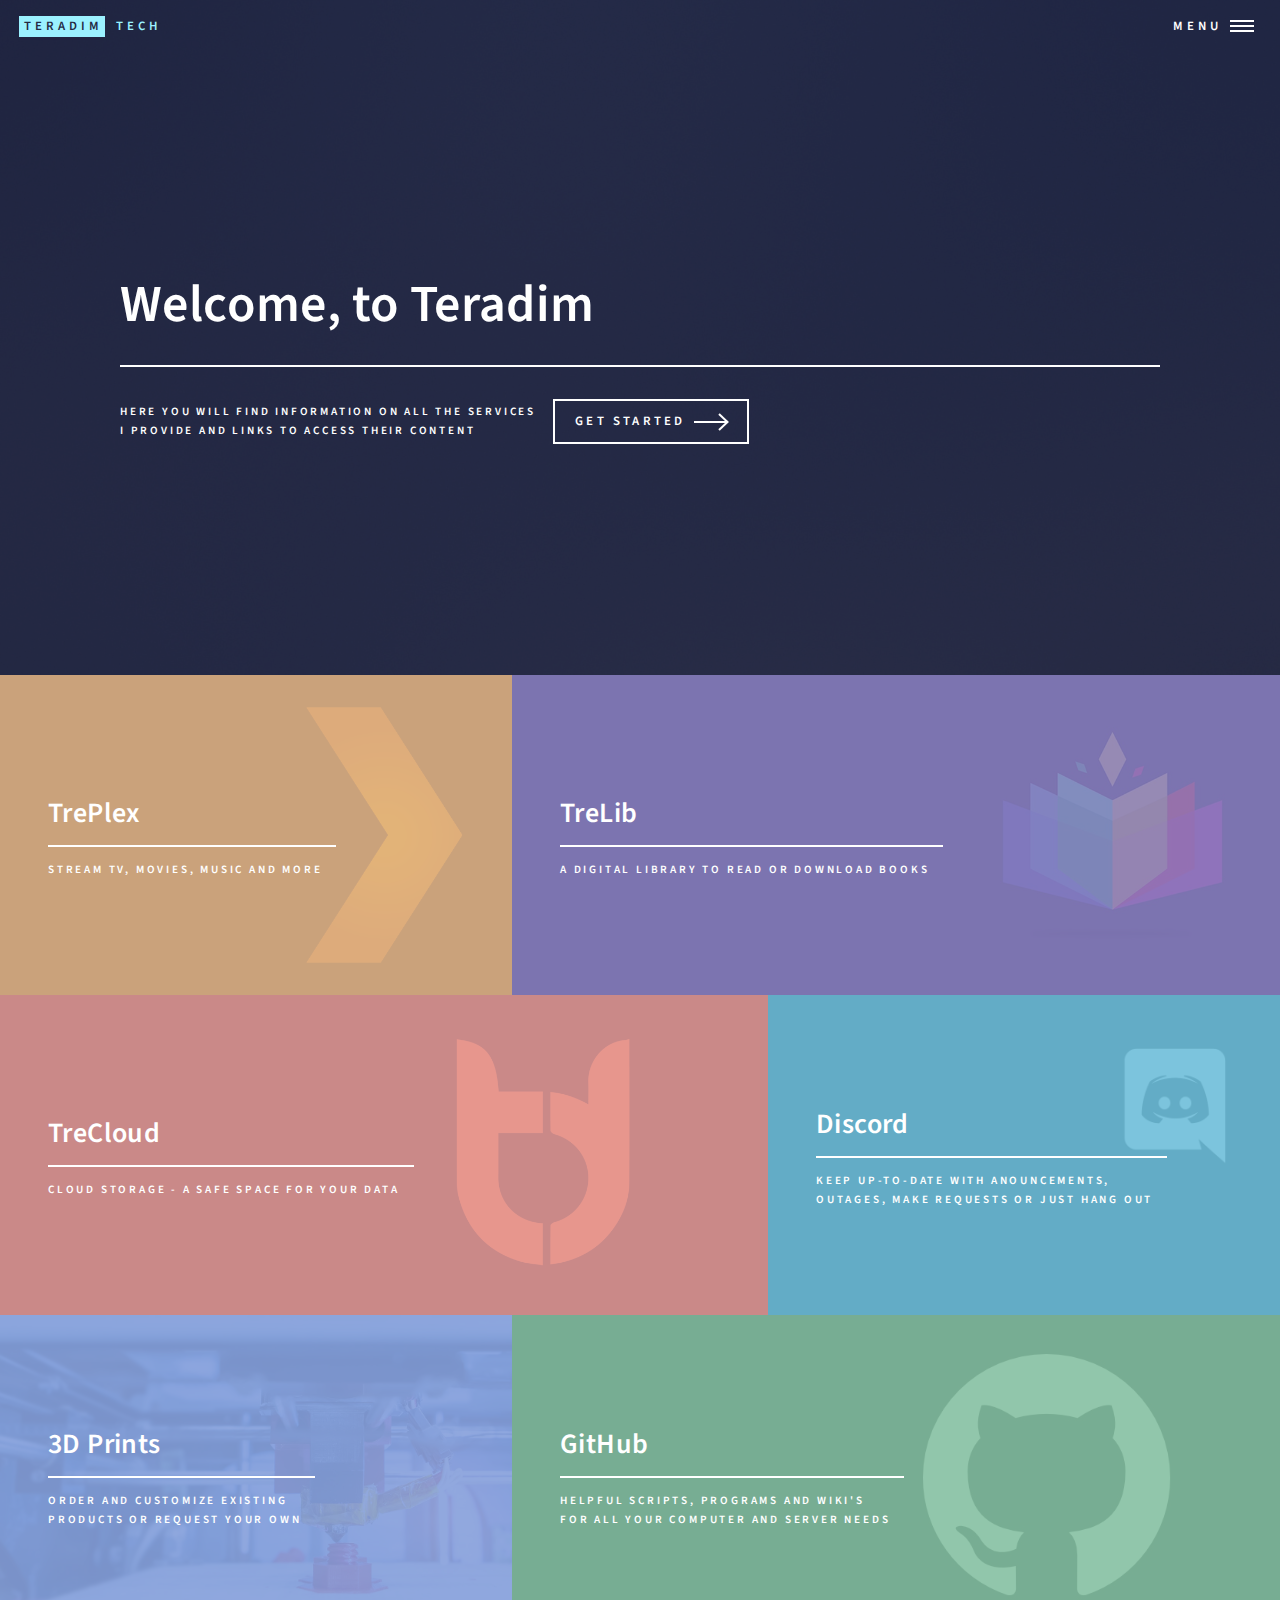
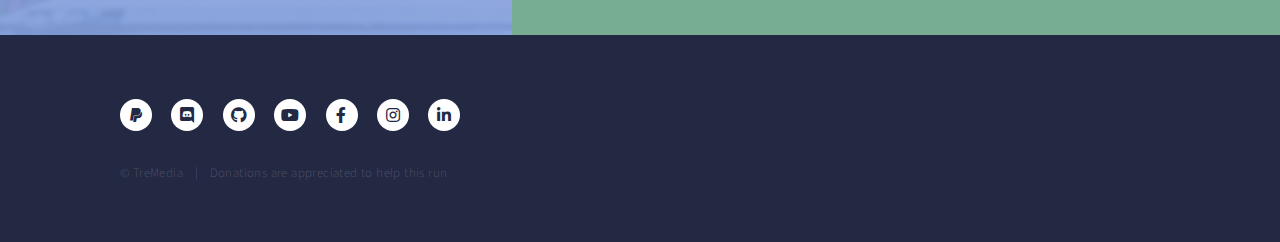
<file: index.html>
<!DOCTYPE HTML>

<html>
	<head>
		<title>Teradim Tech</title>
		<meta charset="utf-8" />
		<meta name="viewport" content="width=device-width, initial-scale=1, user-scalable=no" />
		<link rel="stylesheet" href="assets/css/main.css" />
		<noscript><link rel="stylesheet" href="assets/css/noscript.css" /></noscript>
	</head>
	<body class="is-preload">

		<!-- Wrapper -->
			<div id="wrapper">

				<!-- Header -->
					<header id="header" class="alt">
						<a href="index.html" class="logo"><strong>Teradim</strong> <span>Tech</span></a>
						<nav>
							<a href="#menu">Menu</a>
						</nav>
					</header>

				<!-- Menu -->
					<nav id="menu">
						<ul class="links">
							<li><a href="https://tremedia.tk/treplex">TrePlex</a></li>
							<li><a href="https://tremedia.tk/trelib">TreLib</a></li>
							<li><a href="https://tremedia.tk/trecloud">TreCloud</a></li>
							<li><a href="https://tremedia.tk/discord">Discord</a></li>
							<li><a href="https://tremedia.tk/3dprints">3D Prints</a></li>
							<li><a href="https://tremedia.tk/github">GitHub</a></li>
						</ul>
						<ul class="actions stacked">
							<li><a href="https://tremedia.tk" class="button primary fit">Home</a></li>
							<li><a href="#" class="button fit">Log In</a></li>
						</ul>
					</nav>
						
					<nav id="menu">
						<p>this is text</p>
					</nav>

				<!-- Banner -->
					<section id="banner" class="major">
						<div class="inner">
							<header class="major">
								<h1>Welcome, to Teradim</h1>
							</header>
							<div class="content">
								<p>Here you will find information on all the services<br />
								I provide and links to access their content</p>
								<ul class="actions">
									<li><a href="#one" class="button next scrolly">Get Started</a></li>
								</ul>
							</div>
						</div>
					</section>

				<!-- Main -->
					<div id="main">

						<!-- One -->
							<section id="one" class="tiles">
								<article>
									<span class="image">
										<img src="images/treplex.png" alt="" />
									</span>
									<header class="major">
										<h3><a href="https://tremedia.tk/treplex" class="link">TrePlex</a></h3>
                    					<p>Stream TV, Movies, Music and More</p>
									</header>
								</article>
								<article>
									<span class="image">
										<img src="images/trelib.png" alt="" />
									</span>
									<header class="major">
										<h3><a href="https://tremedia.tk/trelib" class="link">TreLib</a></h3>
										<p>A digital library to read or download books</p>
									</header>
								</article>
								<article>
									<span class="image">
										<img src="images/trecloud.png" alt="" />
									</span>
									<header class="major">
										<h3><a href="https://tremedia.tk/trecloud" class="link">TreCloud</a></h3>
										<p>Cloud storage - A safe space for your data</p>
									</header>
								</article>
								<article>
									<span class="image">
										<img src="images/disc.png" alt="" />
									</span>
									<header class="major">
										<h3><a href="https://tremedia.tk/discord" class="link">Discord</a></h3>
										<p>Keep up-to-date with anouncements,
										<br /> outages, make requests or just hang out</p>
									</header>
								</article>
								<article>
									<span class="image">
										<img src="images/3dp2.jpg" alt="" />
									</span>
									<header class="major">
										<h3><a href="https://tremedia.tk/3dprints" class="link">3D Prints</a></h3>
										<p>Order and customize existing
										<br />products or request your own</p>
									</header>
								</article>
								<article>
									<span class="image">
										<img src="images/github.png" alt="" />
									</span>
									<header class="major">
										<h3><a href="https://tremedia.tk/github" class="link">GitHub</a></h3>
										<p>Helpful scripts, programs and wiki's
										<br />for all your computer and server needs</p>
									</header>
								</article>
							</section>
						
						<!-- Two 
							<section id="two">
								<div class="inner">
									<header class="major">
										<h2>Massa libero</h2>
									</header>
									<p>Nullam et orci eu lorem consequat tincidunt vivamus et sagittis libero. Mauris aliquet magna magna sed nunc rhoncus pharetra. Pellentesque condimentum sem. In efficitur ligula tate urna. Maecenas laoreet massa vel lacinia pellentesque lorem ipsum dolor. Nullam et orci eu lorem consequat tincidunt. Vivamus et sagittis libero. Mauris aliquet magna magna sed nunc rhoncus amet pharetra et feugiat tempus.</p>
									<ul class="actions">
										<li><a href="landing.html" class="button next">Get Started</a></li>
									</ul>
								</div>
							</section> -->

					</div>
				
				<!-- Contact -->
				<!--
				<section id="contact">
					<div class="inner">
						<section>
							<form method="post" action="#">
								<div class="fields">
									<div class="field half">
										<label for="name">Name</label>
										<input type="text" name="name" id="name" />
									</div>
									<div class="field half">
										<label for="email">Email</label>
										<input type="text" name="email" id="email" />
									</div>
									<div class="field">
										<label for="message">Message</label>
										<textarea name="message" id="message" rows="6"></textarea>
									</div>
								</div>
								<ul class="actions">
									<li><input type="submit" value="Send Message" class="primary" /></li>
									<li><input type="reset" value="Clear" /></li>
								</ul>
							</form>
						</section>
						<section class="split">
							<section>
								<div class="contact-method">
									<span class="icon solid alt fa-envelope"></span>
									<h3>Email</h3>
									<a href="#">information@untitled.tld</a>
								</div>
							</section>
							<section>
								<div class="contact-method">
									<span class="icon solid alt fa-phone"></span>
									<h3>Phone</h3>
									<span>(000) 000-0000 x12387</span>
								</div>
							</section>
							<section>
								<div class="contact-method">
									<span class="icon solid alt fa-home"></span>
									<h3>Address</h3>
									<span>1234 Somewhere Road #5432<br />
									Nashville, TN 00000<br />
									United States of America</span>
								</div>
							</section>
						</section>
					</div>
				</section>
				-->
				
				<!-- Footer -->
					<footer id="footer">
						<div class="inner">
							<ul class="icons">
								<li><a href="https://paypal.me/trevere" target="_blank" class="icon brands alt fa-paypal"><span class="label">Paypal</span></a></li>
								<li><a href="https://discord.gg/Wz98wd2PAZ" target="_blank" class="icon brands alt fa-discord"><span class="label">Discord</span></a></li>
								<li><a href="https://github.com/pray4tre" target="_blank" class="icon brands alt fa-github"><span class="label">GitHub</span></a></li>
								<li><a href="https://youtube.com/pray4tre" target="_blank" class="icon brands alt fa-youtube"><span class="label">YouTube</span></a></li>
								<li><a href="https://www.facebook.com/trevere/" target="_blank" class="icon brands alt fa-facebook-f"><span class="label">Facebook</span></a></li>
								<li><a href="https://www.instagram.com/pray4tre/" target ="_blank" class="icon brands alt fa-instagram"><span class="label">Instagram</span></a></li>
								<li><a href="https://www.linkedin.com/in/tehrfurth/" target="_blank" class="icon brands alt fa-linkedin-in"><span class="label">LinkedIn</span></a></li>
							</ul>
							<ul class="copyright">
								<li>&copy; TreMedia</li><li>Donations are appreciated to help this run</li>
							</ul>
						</div>
					</footer>

			</div>

		<!-- Scripts -->
			<script src="assets/js/jquery.min.js"></script>
			<script src="assets/js/jquery.scrolly.min.js"></script>
			<script src="assets/js/jquery.scrollex.min.js"></script>
			<script src="assets/js/browser.min.js"></script>
			<script src="assets/js/breakpoints.min.js"></script>
			<script src="assets/js/util.js"></script>
			<script src="assets/js/main.js"></script>

	</body>
</html>
</file>
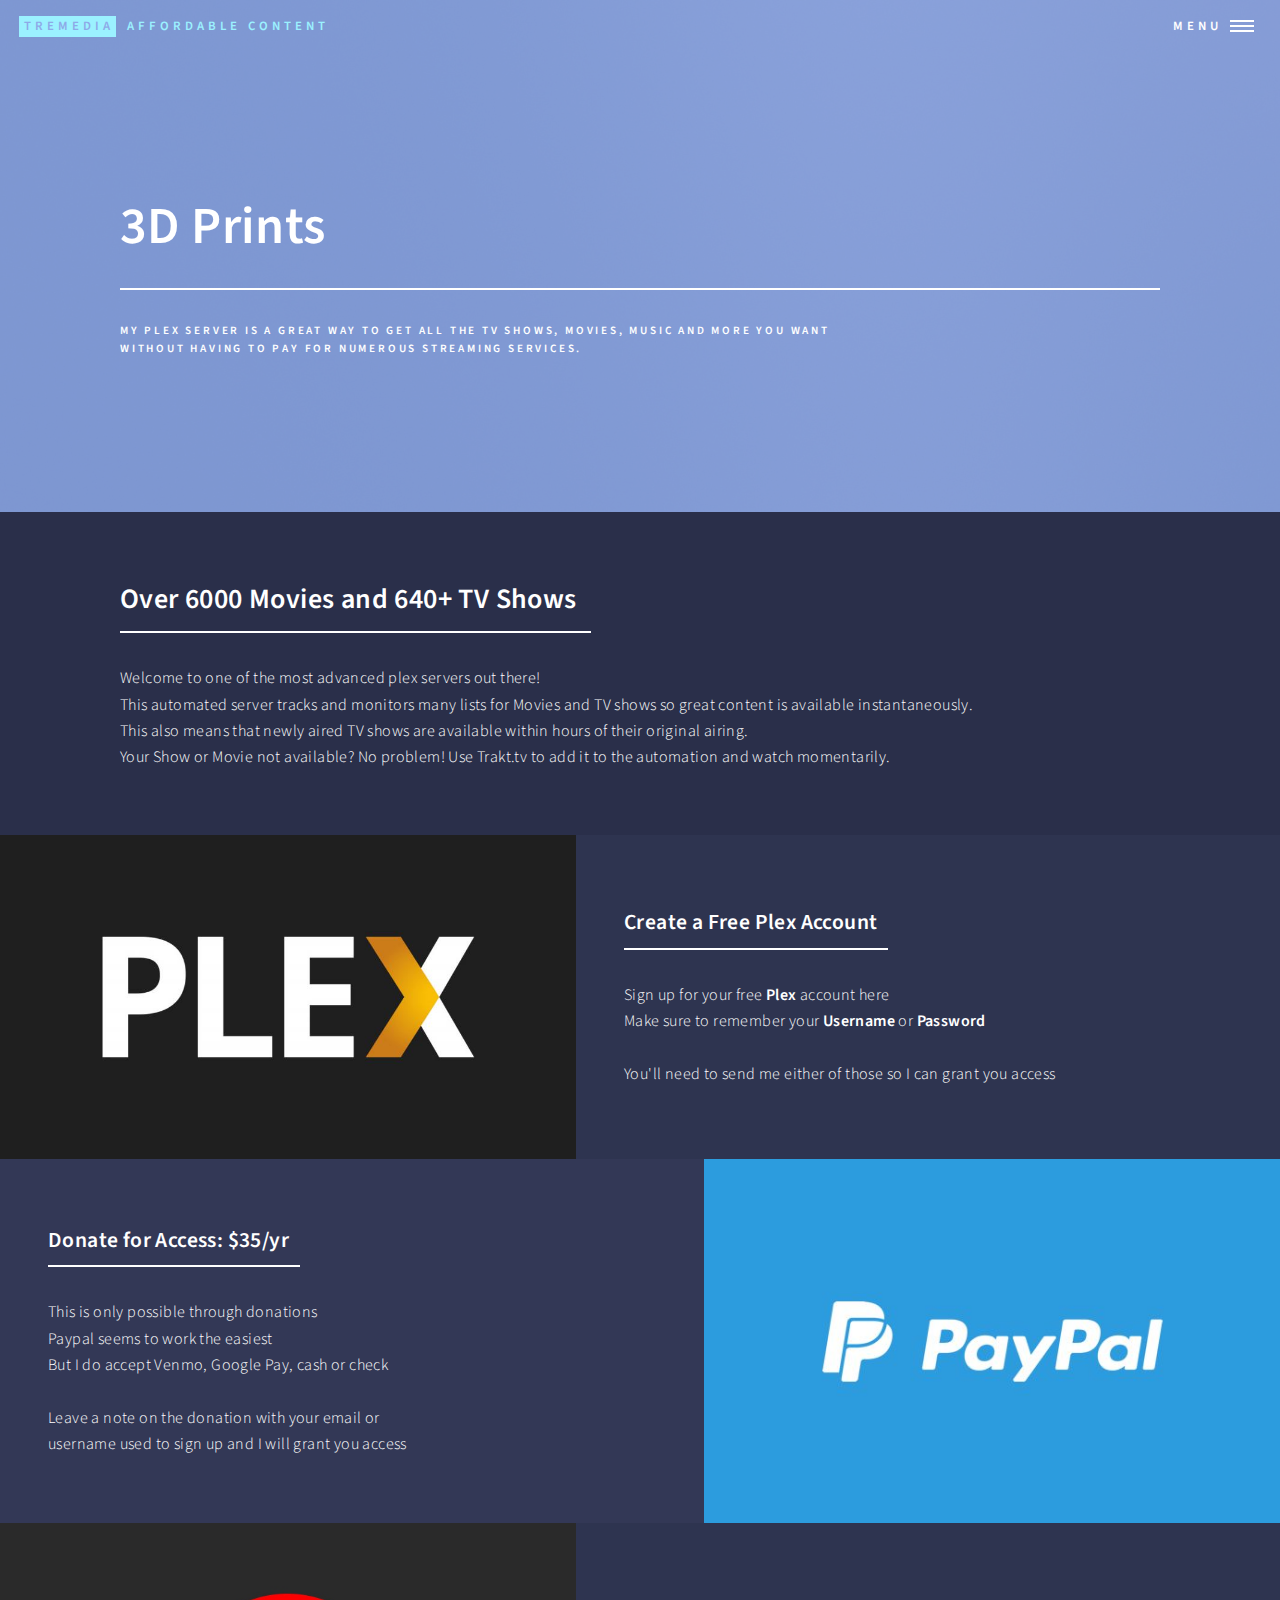
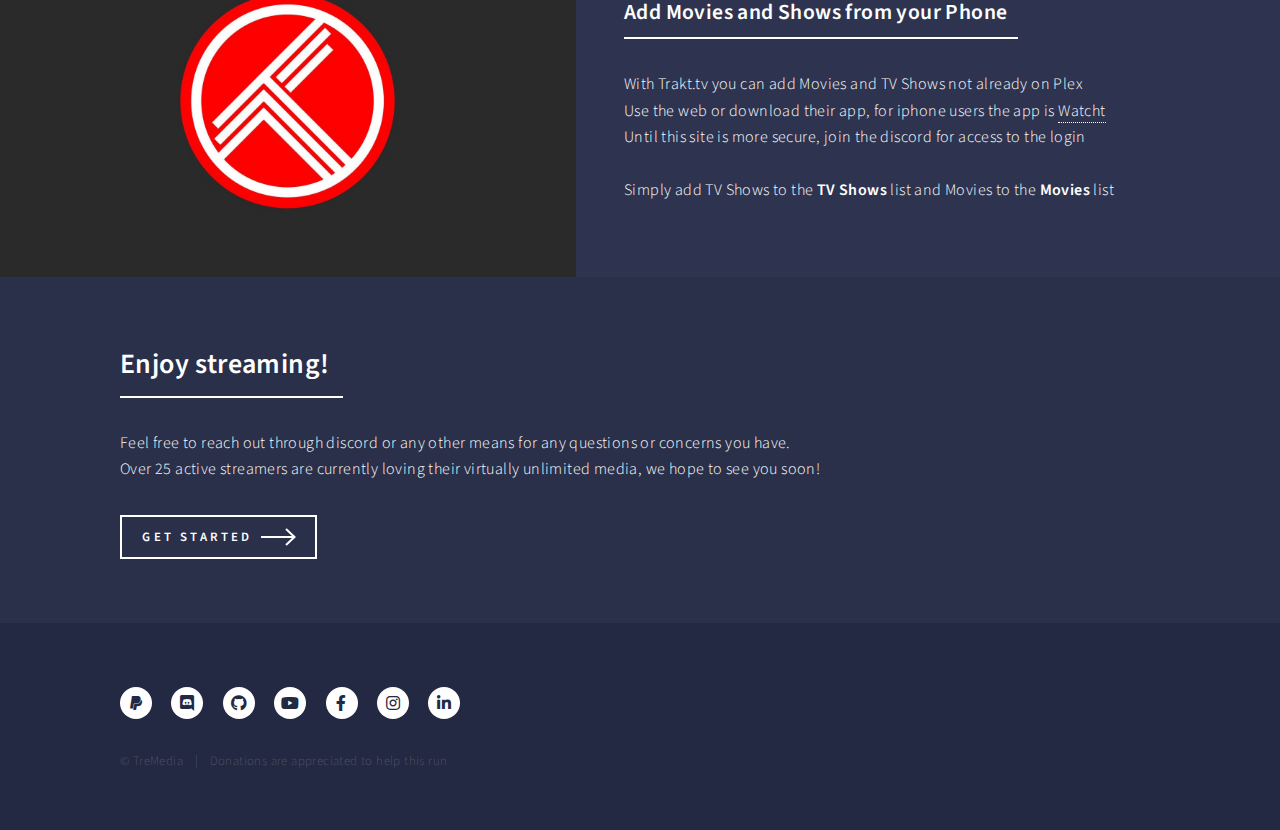
<file: 3dprints.html>
<!DOCTYPE HTML>

<html>
	<head>
		<title>TreMedia - Affordable Content</title>
		<meta charset="utf-8" />
		<meta name="viewport" content="width=device-width, initial-scale=1, user-scalable=no" />
		<link rel="stylesheet" href="assets/css/main.css" />
		<noscript><link rel="stylesheet" href="assets/css/noscript.css" /></noscript>
	</head>
	<body class="is-preload">

		<!-- Wrapper -->
			<div id="wrapper">

				<!-- Header -->
				<!-- Note: The "styleN" class below should match that of the banner element. -->
					<header id="header" class="alt style5">
						<a href="index.html" class="logo"><strong>TreMedia</strong> <span>Affordable Content</span></a>
						<nav>
							<a href="#menu">Menu</a>
						</nav>
					</header>

				<!-- Menu -->
					<nav id="menu">
						<ul class="links">
							<li><a href="https://tremedia.tk/treplex">TrePlex</a></li>
							<li><a href="https://tremedia.tk/trelib">TreLib</a></li>
							<li><a href="https://tremedia.tk/trecloud">TreCloud</a></li>
							<li><a href="https://tremedia.tk/discord">Discord</a></li>
							<li><a href="https://tremedia.tk/3dprints">3D Prints</a></li>
							<li><a href="https://tremedia.tk/github">GitHub</a></li>
						</ul>
						<ul class="actions stacked">
							<li><a href="https://tremedia.tk" class="button primary fit">Home</a></li>
							<li><a href="#" class="button fit">Log In</a></li>
						</ul>
					</nav>

				<!-- Banner -->
				<!-- Note: The "styleN" class below should match that of the header element. -->
					<section id="banner" class="style5">
						<div class="inner">
							<span class="image">
								<img src="images/pic07.jpg" alt="" />
							</span>
							<header class="major">
								<h1>3D Prints</h1>
							</header>
							<div class="content">
								<p>My plex server is a great way to get all the TV Shows, Movies, Music and more you want
									<br />without having to pay for numerous streaming services.
								</p>
							</div>
						</div>
					</section>

				<!-- Main -->
					<div id="main">

						<!-- One -->
							<section id="one">
								<div class="inner">
									<header class="major">
										<h2>Over 6000 Movies and 640+ TV Shows</h2>
									</header>
									<p>Welcome to one of the most advanced plex servers out there!
										<br />This automated server tracks and monitors many lists for Movies and TV shows so great content is available instantaneously.
										<br />This also means that newly aired TV shows are available within hours of their original airing.
										<br />Your Show or Movie not available? No problem! Use Trakt.tv to add it to the automation and watch momentarily.
										<br /> 
									</p>
								</div>
							</section>

						<!-- Two -->
							<section id="two" class="spotlights">
								<section>
									<a href="https://plex.tv/sign-up" target="_blank" class="image">
										<img src="images/plex.jpg" alt="" data-position="center center" />
									</a>
									<div class="content">
										<div class="inner">
											<header class="major">
												<h3>Create a Free Plex Account</h3>
											</header>
											<p>Sign up for your free <b>Plex</b> account here
												<br />Make sure to remember your <b>Username</b> or <b>Password</b>
												<br />
												<br />You'll need to send me either of those so I can grant you access
											</p>
										</div>
									</div>
								</section>
								<section>
									<a href="https://paypal.me/trevere/35" target="_blank" class="image">
										<img src="images/paypal.jpg" alt="" data-position="top center" />
									</a>
									<div class="content">
										<div class="inner">
											<header class="major">
												<h3>Donate for Access: $35/yr</h3>
											</header>
											<p>This is only possible through donations
												<br />Paypal seems to work the easiest
												<br />But I do accept Venmo, Google Pay, cash or check
												<br />
												<br />Leave a note on the donation with your email or
												<br />username used to sign up and I will grant you access
											</p>
										</div>
									</div>
								</section>
								<section>
									<a href="https://trakt.tv" target="_blank" class="image">
										<img src="images/trakt.jpg" alt="" data-position="25% 25%" />
									</a>
									<div class="content">
										<div class="inner">
											<header class="major">
												<h3>Add Movies and Shows from your Phone</h3>
											</header>
											<p>With Trakt.tv you can add Movies and TV Shows not already on Plex
												<br />Use the web or download their app, for iphone users the app is <a href="https://apps.apple.com/us/app/watcht-for-trakt/id1396920723" target="_blank">Watcht</a>
												<br />Until this site is more secure, join the discord for access to the login
												<br />
												<br />Simply add TV Shows to the <B>TV Shows</B> list and Movies to the <b>Movies</b> list
											</p>
										</div>
									</div>
								</section>
							</section>

						<!-- Three -->
							<section id="three">
								<div class="inner">
									<header class="major">
										<h2>Enjoy streaming!</h2>
									</header>
									<p>Feel free to reach out through discord or any other means for any questions or concerns you have.
										<br />Over 25 active streamers are currently loving their virtually unlimited media, we hope to see you soon!
									</p>
									<ul class="actions">
										<li><a href="generic.html" class="button next">Get Started</a></li>
									</ul>
								</div>
							</section>

					</div>

				<!-- Footer -->
					<footer id="footer">
						<div class="inner">
							<ul class="icons">
								<li><a href="https://paypal.me/trevere" target="_blank" class="icon brands alt fa-paypal"><span class="label">Paypal</span></a></li>
								<li><a href="https://discord.gg/Wz98wd2PAZ" target="_blank" class="icon brands alt fa-discord"><span class="label">Discord</span></a></li>
								<li><a href="https://github.com/pray4tre" target="_blank" class="icon brands alt fa-github"><span class="label">GitHub</span></a></li>
								<li><a href="https://youtube.com/pray4tre" target="_blank" class="icon brands alt fa-youtube"><span class="label">YouTube</span></a></li>
								<li><a href="https://www.facebook.com/trevere/" target="_blank" class="icon brands alt fa-facebook-f"><span class="label">Facebook</span></a></li>
								<li><a href="https://www.instagram.com/pray4tre/" target ="_blank" class="icon brands alt fa-instagram"><span class="label">Instagram</span></a></li>
								<li><a href="https://www.linkedin.com/in/tehrfurth/" target="_blank" class="icon brands alt fa-linkedin-in"><span class="label">LinkedIn</span></a></li>
							</ul>
							<ul class="copyright">
								<li>&copy; TreMedia</li><li>Donations are appreciated to help this run</li>
							</ul>
						</div>
					</footer>

			</div>

		<!-- Scripts -->
			<script src="assets/js/jquery.min.js"></script>
			<script src="assets/js/jquery.scrolly.min.js"></script>
			<script src="assets/js/jquery.scrollex.min.js"></script>
			<script src="assets/js/browser.min.js"></script>
			<script src="assets/js/breakpoints.min.js"></script>
			<script src="assets/js/util.js"></script>
			<script src="assets/js/main.js"></script>

	</body>
</html>
</file>
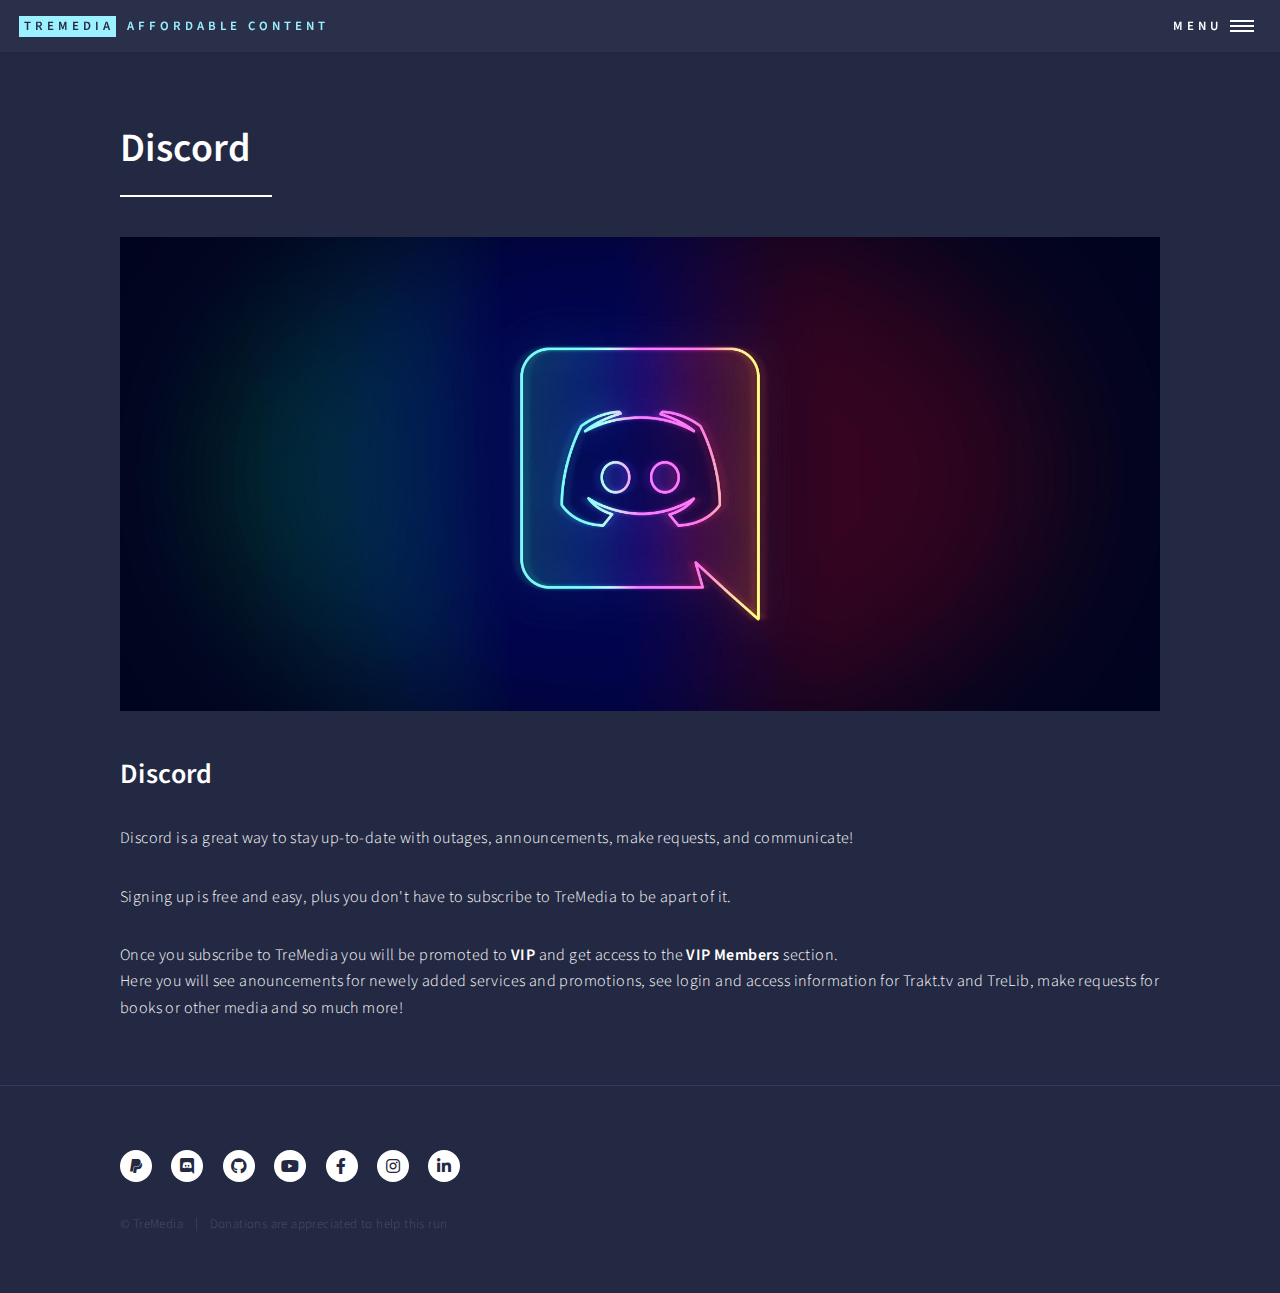
<file: discord.html>
<!DOCTYPE HTML>

<html>
	<head>
		<title>TreMedia - Affordable Content</title>
		<meta charset="utf-8" />
		<meta name="viewport" content="width=device-width, initial-scale=1, user-scalable=no" />
		<link rel="stylesheet" href="assets/css/main.css" />
		<noscript><link rel="stylesheet" href="assets/css/noscript.css" /></noscript>
	</head>
	<body class="is-preload">

		<!-- Wrapper -->
			<div id="wrapper">

				<!-- Header -->
					<header id="header">
						<a href="index.html" class="logo"><strong>TreMedia</strong> <span>Affordable Content</span></a>
						<nav>
							<a href="#menu">Menu</a>
						</nav>
					</header>

				<!-- Menu -->
					<nav id="menu">
						<ul class="links">
							<li><a href="https://tremedia.tk/treplex">TrePlex</a></li>
							<li><a href="https://tremedia.tk/trelib">TreLib</a></li>
							<li><a href="https://tremedia.tk/trecloud">TreCloud</a></li>
							<li><a href="https://tremedia.tk/discord">Discord</a></li>
							<li><a href="https://tremedia.tk/3dprints">3D Prints</a></li>
							<li><a href="https://tremedia.tk/github">GitHub</a></li>
						</ul>
						<ul class="actions stacked">
							<li><a href="https://tremedia.tk" class="button primary fit">Home</a></li>
							<li><a href="#" class="button fit">Log In</a></li>
						</ul>
					</nav>

				<!-- Main -->
					<div id="main" class="alt">

						<!-- One -->
							<section id="one">
								<div class="inner">
									<header class="major">
										<h1>Discord</h1>
									</header>
									<span class="image main"><a href="https://discord.gg/Wz98wd2PAZ" target ="_blank"><img src="images/discord.jpg" alt="" /></a></span>
									<h2><a href="https://discord.gg/Wz98wd2PAZ" target="_blank">Discord</a></h2>
									<p>Discord is a great way to stay up-to-date with outages, announcements, make requests, and communicate!</p>
									<p>Signing up is free and easy, plus you don't have to subscribe to TreMedia to be apart of it.</p>
									<p>Once you subscribe to TreMedia you will be promoted to <b>VIP</b> and get access to the <b>VIP Members</b> section.
									<br />Here you will see anouncements for newely added services and promotions, see login and access information for Trakt.tv and TreLib, make requests for books or other media and so much more!</p>
								</div>
							</section>

					</div>

				

				<!-- Footer -->
					<footer id="footer">
						<div class="inner">
							<ul class="icons">
								<li><a href="https://paypal.me/trevere" target="_blank" class="icon brands alt fa-paypal"><span class="label">Paypal</span></a></li>
								<li><a href="https://discord.gg/Wz98wd2PAZ" target="_blank" class="icon brands alt fa-discord"><span class="label">Discord</span></a></li>
								<li><a href="https://github.com/pray4tre" target="_blank" class="icon brands alt fa-github"><span class="label">GitHub</span></a></li>
								<li><a href="https://youtube.com/pray4tre" target="_blank" class="icon brands alt fa-youtube"><span class="label">YouTube</span></a></li>
								<li><a href="https://www.facebook.com/trevere/" target="_blank" class="icon brands alt fa-facebook-f"><span class="label">Facebook</span></a></li>
								<li><a href="https://www.instagram.com/pray4tre/" target ="_blank" class="icon brands alt fa-instagram"><span class="label">Instagram</span></a></li>
								<li><a href="https://www.linkedin.com/in/tehrfurth/" target="_blank" class="icon brands alt fa-linkedin-in"><span class="label">LinkedIn</span></a></li>
							</ul>
							<ul class="copyright">
								<li>&copy; TreMedia</li><li>Donations are appreciated to help this run</li>
							</ul>
						</div>
					</footer>

			</div>

		<!-- Scripts -->
			<script src="assets/js/jquery.min.js"></script>
			<script src="assets/js/jquery.scrolly.min.js"></script>
			<script src="assets/js/jquery.scrollex.min.js"></script>
			<script src="assets/js/browser.min.js"></script>
			<script src="assets/js/breakpoints.min.js"></script>
			<script src="assets/js/util.js"></script>
			<script src="assets/js/main.js"></script>

	</body>
</html>
</file>
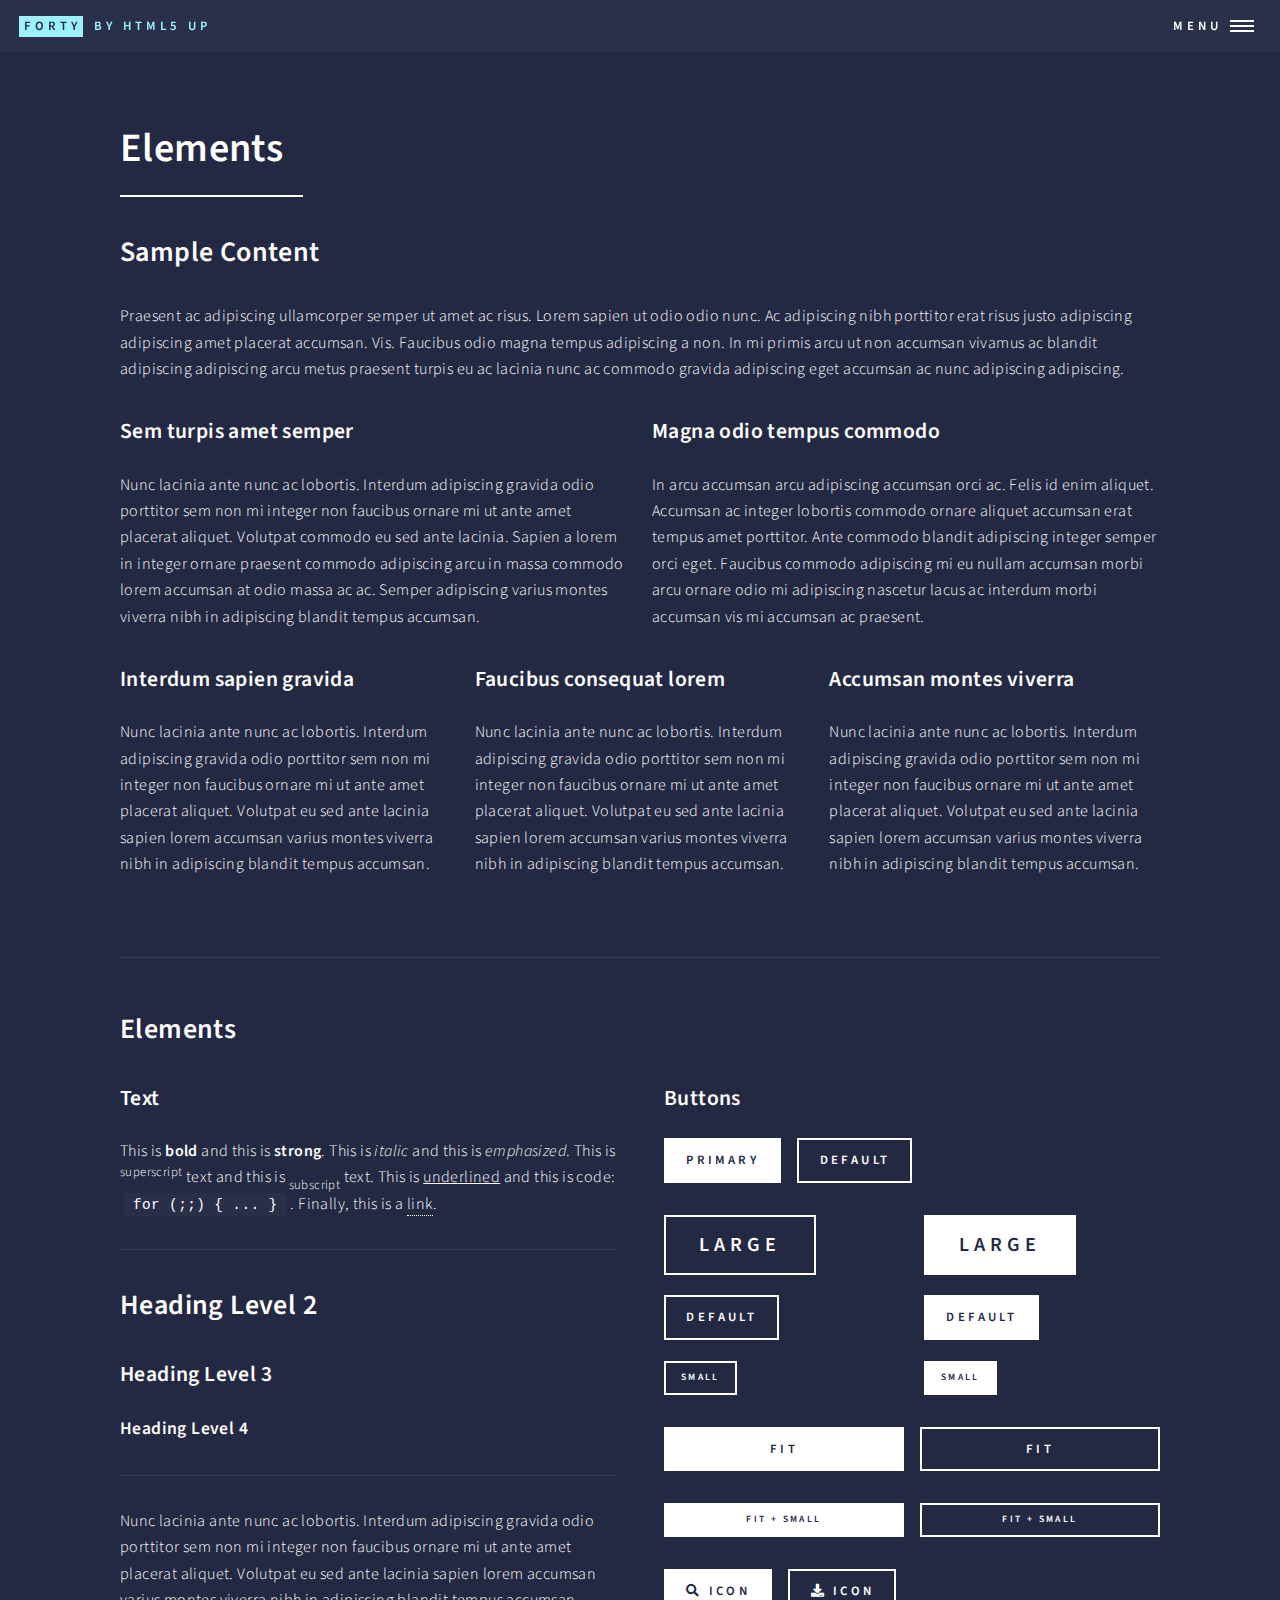
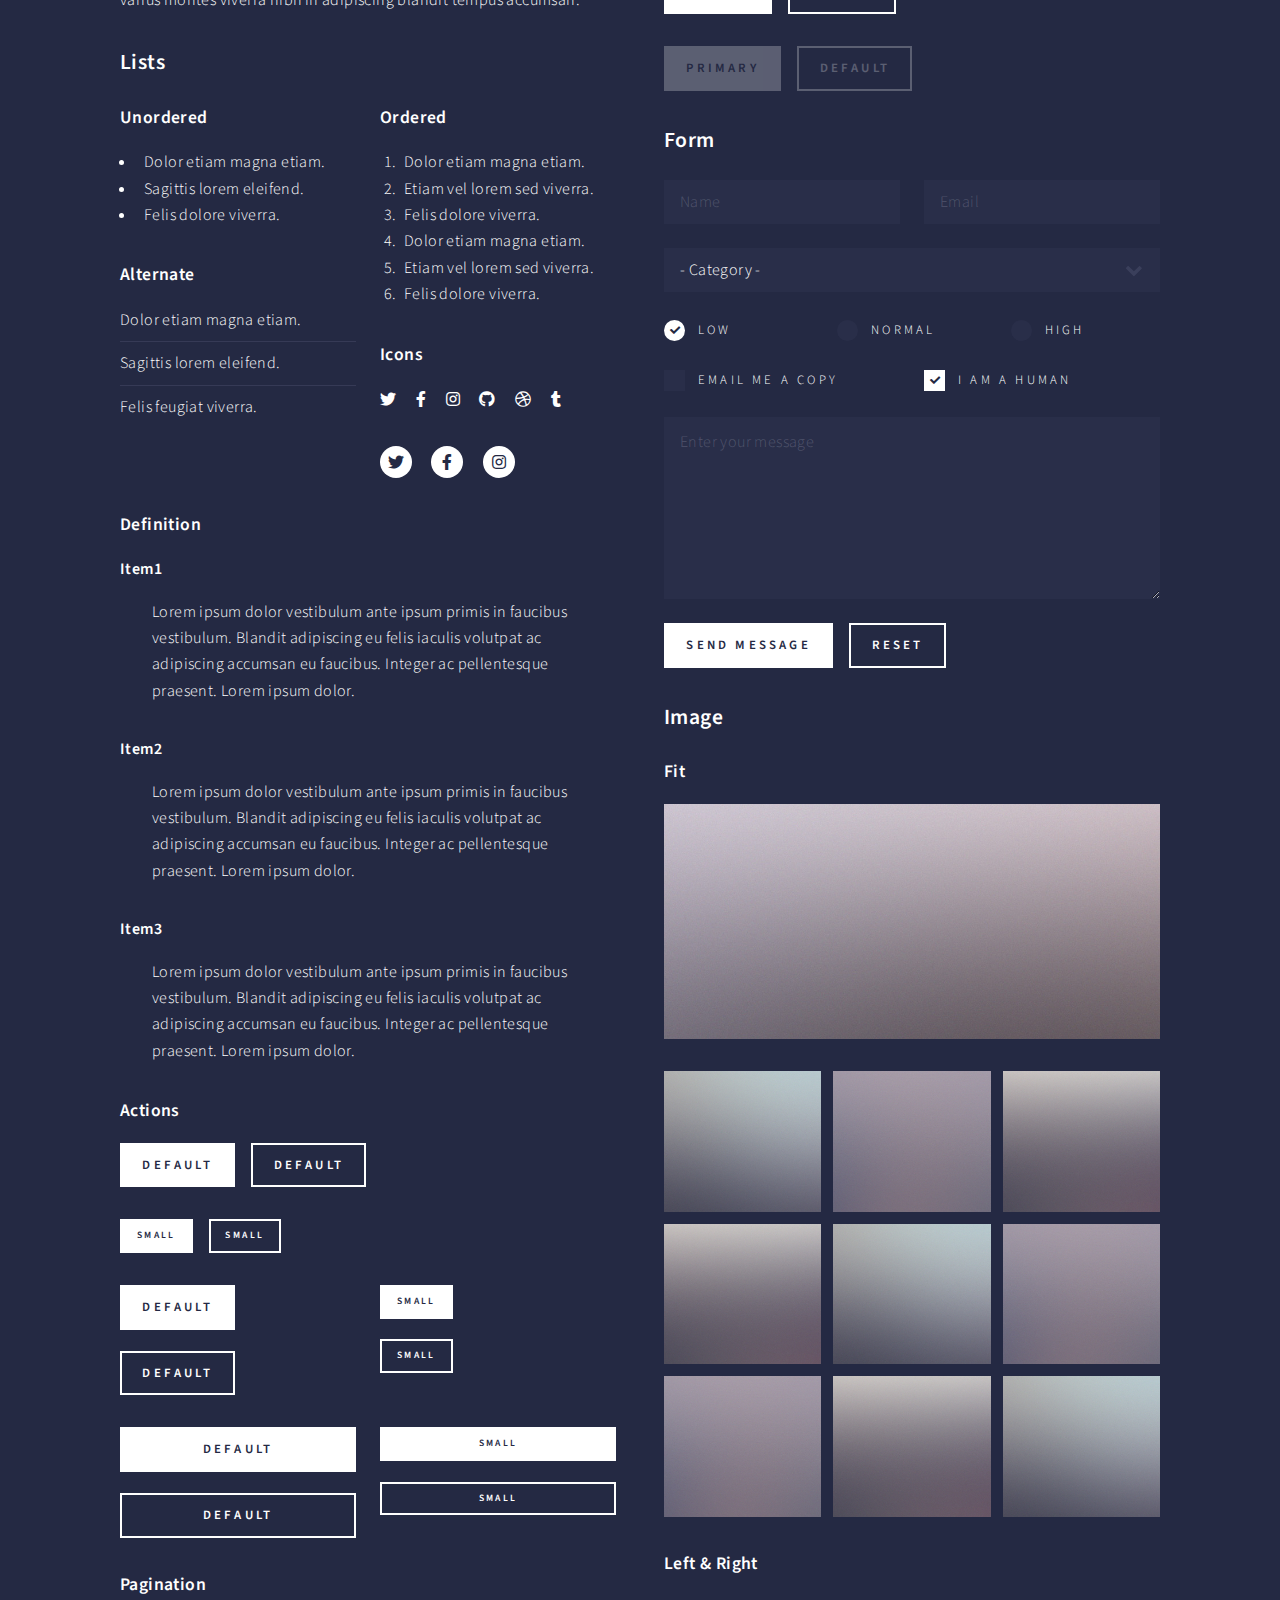
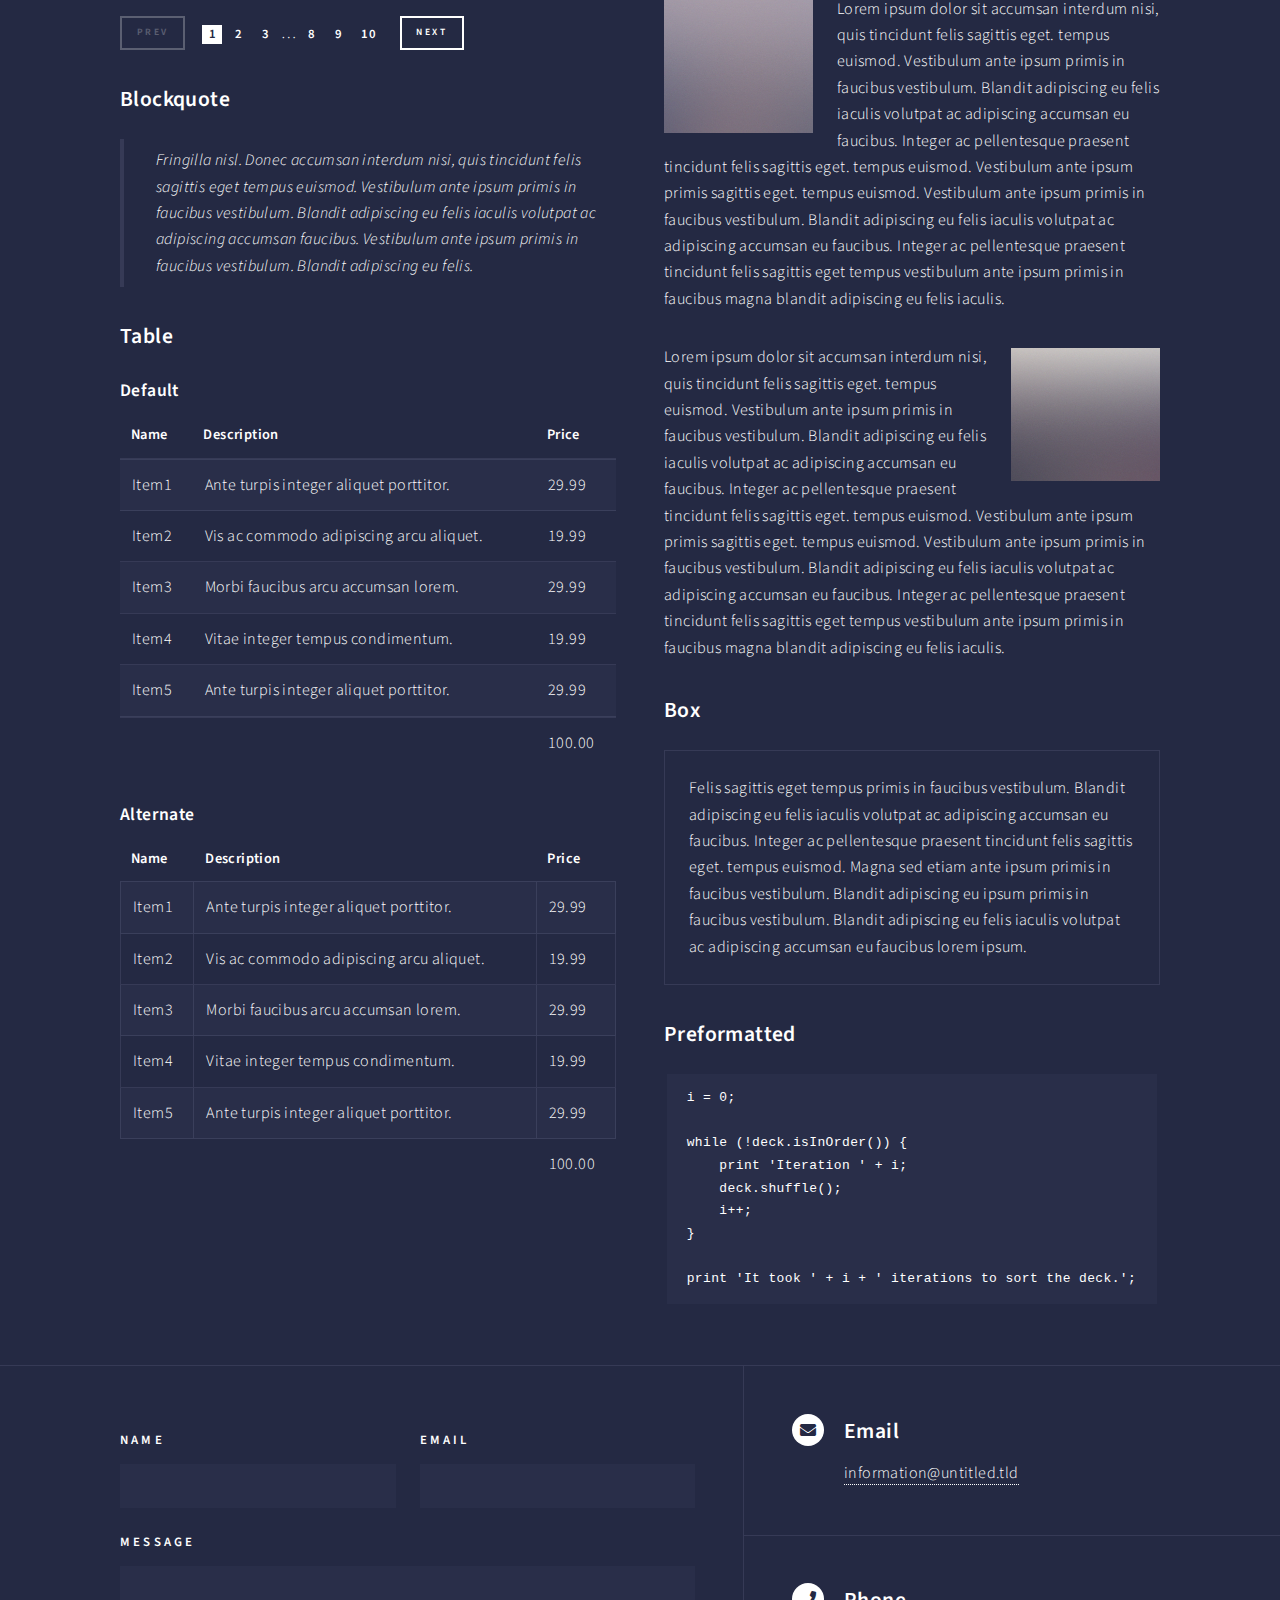
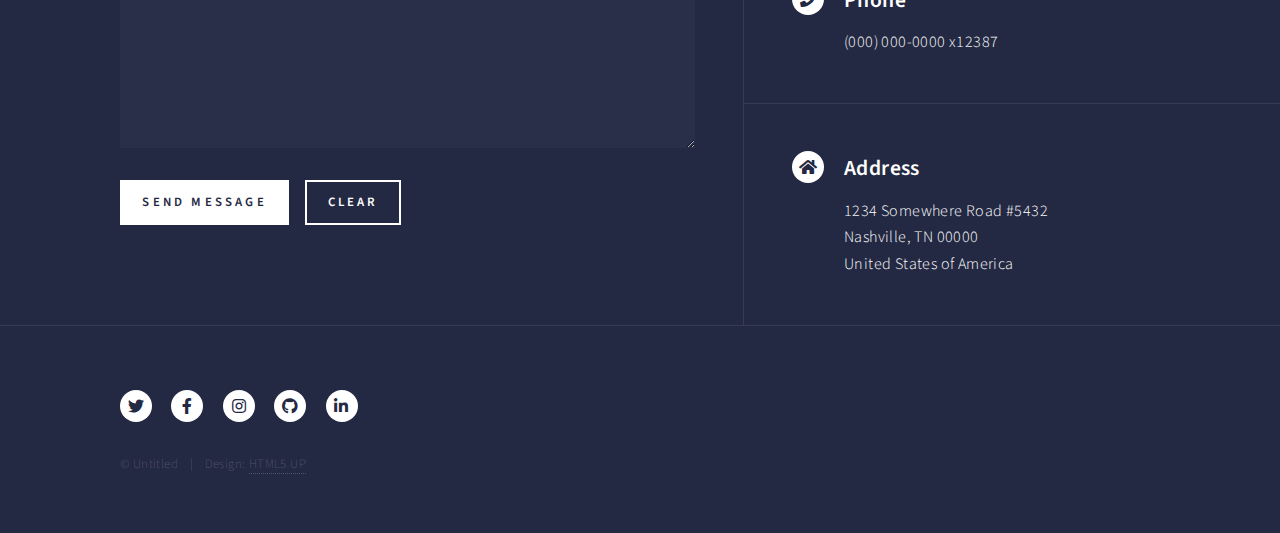
<file: elements.html>
<!DOCTYPE HTML>
<!--
	Forty by HTML5 UP
	html5up.net | @ajlkn
	Free for personal and commercial use under the CCA 3.0 license (html5up.net/license)
-->
<html>
	<head>
		<title>Elements - Forty by HTML5 UP</title>
		<meta charset="utf-8" />
		<meta name="viewport" content="width=device-width, initial-scale=1, user-scalable=no" />
		<link rel="stylesheet" href="assets/css/main.css" />
		<noscript><link rel="stylesheet" href="assets/css/noscript.css" /></noscript>
	</head>
	<body class="is-preload">

		<!-- Wrapper -->
			<div id="wrapper">

				<!-- Header -->
					<header id="header">
						<a href="index.html" class="logo"><strong>Forty</strong> <span>by HTML5 UP</span></a>
						<nav>
							<a href="#menu">Menu</a>
						</nav>
					</header>

				<!-- Menu -->
					<nav id="menu">
						<ul class="links">
							<li><a href="index.html">Home</a></li>
							<li><a href="landing.html">Landing</a></li>
							<li><a href="generic.html">Generic</a></li>
							<li><a href="elements.html">Elements</a></li>
						</ul>
						<ul class="actions stacked">
							<li><a href="#" class="button primary fit">Get Started</a></li>
							<li><a href="#" class="button fit">Log In</a></li>
						</ul>
					</nav>

				<!-- Main -->
					<div id="main" class="alt">

						<!-- One -->
							<section id="one">
								<div class="inner">
									<header class="major">
										<h1>Elements</h1>
									</header>

									<!-- Content -->
										<h2 id="content">Sample Content</h2>
										<p>Praesent ac adipiscing ullamcorper semper ut amet ac risus. Lorem sapien ut odio odio nunc. Ac adipiscing nibh porttitor erat risus justo adipiscing adipiscing amet placerat accumsan. Vis. Faucibus odio magna tempus adipiscing a non. In mi primis arcu ut non accumsan vivamus ac blandit adipiscing adipiscing arcu metus praesent turpis eu ac lacinia nunc ac commodo gravida adipiscing eget accumsan ac nunc adipiscing adipiscing.</p>
										<div class="row">
											<div class="col-6 col-12-small">
												<h3>Sem turpis amet semper</h3>
												<p>Nunc lacinia ante nunc ac lobortis. Interdum adipiscing gravida odio porttitor sem non mi integer non faucibus ornare mi ut ante amet placerat aliquet. Volutpat commodo eu sed ante lacinia. Sapien a lorem in integer ornare praesent commodo adipiscing arcu in massa commodo lorem accumsan at odio massa ac ac. Semper adipiscing varius montes viverra nibh in adipiscing blandit tempus accumsan.</p>
											</div>
											<div class="col-6 col-12-small">
												<h3>Magna odio tempus commodo</h3>
												<p>In arcu accumsan arcu adipiscing accumsan orci ac. Felis id enim aliquet. Accumsan ac integer lobortis commodo ornare aliquet accumsan erat tempus amet porttitor. Ante commodo blandit adipiscing integer semper orci eget. Faucibus commodo adipiscing mi eu nullam accumsan morbi arcu ornare odio mi adipiscing nascetur lacus ac interdum morbi accumsan vis mi accumsan ac praesent.</p>
											</div>
											<!-- Break -->
											<div class="col-4 col-12-medium">
												<h3>Interdum sapien gravida</h3>
												<p>Nunc lacinia ante nunc ac lobortis. Interdum adipiscing gravida odio porttitor sem non mi integer non faucibus ornare mi ut ante amet placerat aliquet. Volutpat eu sed ante lacinia sapien lorem accumsan varius montes viverra nibh in adipiscing blandit tempus accumsan.</p>
											</div>
											<div class="col-4 col-12-medium">
												<h3>Faucibus consequat lorem</h3>
												<p>Nunc lacinia ante nunc ac lobortis. Interdum adipiscing gravida odio porttitor sem non mi integer non faucibus ornare mi ut ante amet placerat aliquet. Volutpat eu sed ante lacinia sapien lorem accumsan varius montes viverra nibh in adipiscing blandit tempus accumsan.</p>
											</div>
											<div class="col-4 col-12-medium">
												<h3>Accumsan montes viverra</h3>
												<p>Nunc lacinia ante nunc ac lobortis. Interdum adipiscing gravida odio porttitor sem non mi integer non faucibus ornare mi ut ante amet placerat aliquet. Volutpat eu sed ante lacinia sapien lorem accumsan varius montes viverra nibh in adipiscing blandit tempus accumsan.</p>
											</div>
										</div>

									<hr class="major" />

									<!-- Elements -->
										<h2 id="elements">Elements</h2>
										<div class="row gtr-200">
											<div class="col-6 col-12-medium">

												<!-- Text stuff -->
													<h3>Text</h3>
													<p>This is <b>bold</b> and this is <strong>strong</strong>. This is <i>italic</i> and this is <em>emphasized</em>.
													This is <sup>superscript</sup> text and this is <sub>subscript</sub> text.
													This is <u>underlined</u> and this is code: <code>for (;;) { ... }</code>.
													Finally, this is a <a href="#">link</a>.</p>
													<hr />
													<h2>Heading Level 2</h2>
													<h3>Heading Level 3</h3>
													<h4>Heading Level 4</h4>
													<hr />
													<p>Nunc lacinia ante nunc ac lobortis. Interdum adipiscing gravida odio porttitor sem non mi integer non faucibus ornare mi ut ante amet placerat aliquet. Volutpat eu sed ante lacinia sapien lorem accumsan varius montes viverra nibh in adipiscing blandit tempus accumsan.</p>

												<!-- Lists -->
													<h3>Lists</h3>
													<div class="row">
														<div class="col-6 col-12-small">

															<h4>Unordered</h4>
															<ul>
																<li>Dolor etiam magna etiam.</li>
																<li>Sagittis lorem eleifend.</li>
																<li>Felis dolore viverra.</li>
															</ul>

															<h4>Alternate</h4>
															<ul class="alt">
																<li>Dolor etiam magna etiam.</li>
																<li>Sagittis lorem eleifend.</li>
																<li>Felis feugiat viverra.</li>
															</ul>

														</div>
														<div class="col-6 col-12-small">

															<h4>Ordered</h4>
															<ol>
																<li>Dolor etiam magna etiam.</li>
																<li>Etiam vel lorem sed viverra.</li>
																<li>Felis dolore viverra.</li>
																<li>Dolor etiam magna etiam.</li>
																<li>Etiam vel lorem sed viverra.</li>
																<li>Felis dolore viverra.</li>
															</ol>

															<h4>Icons</h4>
															<ul class="icons">
																<li><a href="#" class="icon brands fa-twitter"><span class="label">Twitter</span></a></li>
																<li><a href="#" class="icon brands fa-facebook-f"><span class="label">Facebook</span></a></li>
																<li><a href="#" class="icon brands fa-instagram"><span class="label">Instagram</span></a></li>
																<li><a href="#" class="icon brands fa-github"><span class="label">Github</span></a></li>
																<li><a href="#" class="icon brands fa-dribbble"><span class="label">Dribbble</span></a></li>
																<li><a href="#" class="icon brands fa-tumblr"><span class="label">Tumblr</span></a></li>
															</ul>
															<ul class="icons">
																<li><a href="#" class="icon brands alt fa-twitter"><span class="label">Twitter</span></a></li>
																<li><a href="#" class="icon brands alt fa-facebook-f"><span class="label">Facebook</span></a></li>
																<li><a href="#" class="icon brands alt fa-instagram"><span class="label">Instagram</span></a></li>
															</ul>

														</div>
													</div>
													<h4>Definition</h4>
													<dl>
														<dt>Item1</dt>
														<dd>
															<p>Lorem ipsum dolor vestibulum ante ipsum primis in faucibus vestibulum. Blandit adipiscing eu felis iaculis volutpat ac adipiscing accumsan eu faucibus. Integer ac pellentesque praesent. Lorem ipsum dolor.</p>
														</dd>
														<dt>Item2</dt>
														<dd>
															<p>Lorem ipsum dolor vestibulum ante ipsum primis in faucibus vestibulum. Blandit adipiscing eu felis iaculis volutpat ac adipiscing accumsan eu faucibus. Integer ac pellentesque praesent. Lorem ipsum dolor.</p>
														</dd>
														<dt>Item3</dt>
														<dd>
															<p>Lorem ipsum dolor vestibulum ante ipsum primis in faucibus vestibulum. Blandit adipiscing eu felis iaculis volutpat ac adipiscing accumsan eu faucibus. Integer ac pellentesque praesent. Lorem ipsum dolor.</p>
														</dd>
													</dl>

													<h4>Actions</h4>
													<ul class="actions">
														<li><a href="#" class="button primary">Default</a></li>
														<li><a href="#" class="button">Default</a></li>
													</ul>
													<ul class="actions small">
														<li><a href="#" class="button primary small">Small</a></li>
														<li><a href="#" class="button small">Small</a></li>
													</ul>
													<div class="row">
														<div class="col-6 col-12-small">
															<ul class="actions stacked">
																<li><a href="#" class="button primary">Default</a></li>
																<li><a href="#" class="button">Default</a></li>
															</ul>
														</div>
														<div class="col-6 col-12-small">
															<ul class="actions stacked">
																<li><a href="#" class="button primary small">Small</a></li>
																<li><a href="#" class="button small">Small</a></li>
															</ul>
														</div>
														<div class="col-6 col-12-small">
															<ul class="actions stacked">
																<li><a href="#" class="button primary fit">Default</a></li>
																<li><a href="#" class="button fit">Default</a></li>
															</ul>
														</div>
														<div class="col-6 col-12-small">
															<ul class="actions stacked">
																<li><a href="#" class="button primary small fit">Small</a></li>
																<li><a href="#" class="button small fit">Small</a></li>
															</ul>
														</div>
													</div>

													<h4>Pagination</h4>
													<ul class="pagination">
														<li><span class="button small disabled">Prev</span></li>
														<li><a href="#" class="page active">1</a></li>
														<li><a href="#" class="page">2</a></li>
														<li><a href="#" class="page">3</a></li>
														<li><span>&hellip;</span></li>
														<li><a href="#" class="page">8</a></li>
														<li><a href="#" class="page">9</a></li>
														<li><a href="#" class="page">10</a></li>
														<li><a href="#" class="button small">Next</a></li>
													</ul>

												<!-- Blockquote -->
													<h3>Blockquote</h3>
													<blockquote>Fringilla nisl. Donec accumsan interdum nisi, quis tincidunt felis sagittis eget tempus euismod. Vestibulum ante ipsum primis in faucibus vestibulum. Blandit adipiscing eu felis iaculis volutpat ac adipiscing accumsan faucibus. Vestibulum ante ipsum primis in faucibus vestibulum. Blandit adipiscing eu felis.</blockquote>

												<!-- Table -->
													<h3>Table</h3>

													<h4>Default</h4>
													<div class="table-wrapper">
														<table>
															<thead>
																<tr>
																	<th>Name</th>
																	<th>Description</th>
																	<th>Price</th>
																</tr>
															</thead>
															<tbody>
																<tr>
																	<td>Item1</td>
																	<td>Ante turpis integer aliquet porttitor.</td>
																	<td>29.99</td>
																</tr>
																<tr>
																	<td>Item2</td>
																	<td>Vis ac commodo adipiscing arcu aliquet.</td>
																	<td>19.99</td>
																</tr>
																<tr>
																	<td>Item3</td>
																	<td> Morbi faucibus arcu accumsan lorem.</td>
																	<td>29.99</td>
																</tr>
																<tr>
																	<td>Item4</td>
																	<td>Vitae integer tempus condimentum.</td>
																	<td>19.99</td>
																</tr>
																<tr>
																	<td>Item5</td>
																	<td>Ante turpis integer aliquet porttitor.</td>
																	<td>29.99</td>
																</tr>
															</tbody>
															<tfoot>
																<tr>
																	<td colspan="2"></td>
																	<td>100.00</td>
																</tr>
															</tfoot>
														</table>
													</div>

													<h4>Alternate</h4>
													<div class="table-wrapper">
														<table class="alt">
															<thead>
																<tr>
																	<th>Name</th>
																	<th>Description</th>
																	<th>Price</th>
																</tr>
															</thead>
															<tbody>
																<tr>
																	<td>Item1</td>
																	<td>Ante turpis integer aliquet porttitor.</td>
																	<td>29.99</td>
																</tr>
																<tr>
																	<td>Item2</td>
																	<td>Vis ac commodo adipiscing arcu aliquet.</td>
																	<td>19.99</td>
																</tr>
																<tr>
																	<td>Item3</td>
																	<td> Morbi faucibus arcu accumsan lorem.</td>
																	<td>29.99</td>
																</tr>
																<tr>
																	<td>Item4</td>
																	<td>Vitae integer tempus condimentum.</td>
																	<td>19.99</td>
																</tr>
																<tr>
																	<td>Item5</td>
																	<td>Ante turpis integer aliquet porttitor.</td>
																	<td>29.99</td>
																</tr>
															</tbody>
															<tfoot>
																<tr>
																	<td colspan="2"></td>
																	<td>100.00</td>
																</tr>
															</tfoot>
														</table>
													</div>

											</div>
											<div class="col-6 col-12-medium">

												<!-- Buttons -->
													<h3>Buttons</h3>
													<ul class="actions">
														<li><a href="#" class="button primary">Primary</a></li>
														<li><a href="#" class="button">Default</a></li>
													</ul>
													<div class="row">
														<div class="col-6 col-12-xsmall">
															<ul class="actions stacked">
																<li><a href="#" class="button large">Large</a></li>
																<li><a href="#" class="button">Default</a></li>
																<li><a href="#" class="button small">Small</a></li>
															</ul>
														</div>
														<div class="col-6 col-12-xsmall">
															<ul class="actions stacked">
																<li><a href="#" class="button primary large">Large</a></li>
																<li><a href="#" class="button primary">Default</a></li>
																<li><a href="#" class="button primary small">Small</a></li>
															</ul>
														</div>
													</div>
													<ul class="actions fit">
														<li><a href="#" class="button primary fit">Fit</a></li>
														<li><a href="#" class="button fit">Fit</a></li>
													</ul>
													<ul class="actions fit small">
														<li><a href="#" class="button primary fit small">Fit + Small</a></li>
														<li><a href="#" class="button fit small">Fit + Small</a></li>
													</ul>
													<ul class="actions">
														<li><a href="#" class="button primary icon solid fa-search">Icon</a></li>
														<li><a href="#" class="button icon solid fa-download">Icon</a></li>
													</ul>
													<ul class="actions">
														<li><span class="button primary disabled">Primary</span></li>
														<li><span class="button disabled">Default</span></li>
													</ul>

												<!-- Form -->
													<h3>Form</h3>

													<form method="post" action="#">
														<div class="row gtr-uniform">
															<div class="col-6 col-12-xsmall">
																<input type="text" name="demo-name" id="demo-name" value="" placeholder="Name" />
															</div>
															<div class="col-6 col-12-xsmall">
																<input type="email" name="demo-email" id="demo-email" value="" placeholder="Email" />
															</div>
															<!-- Break -->
															<div class="col-12">
																<select name="demo-category" id="demo-category">
																	<option value="">- Category -</option>
																	<option value="1">Manufacturing</option>
																	<option value="1">Shipping</option>
																	<option value="1">Administration</option>
																	<option value="1">Human Resources</option>
																</select>
															</div>
															<!-- Break -->
															<div class="col-4 col-12-small">
																<input type="radio" id="demo-priority-low" name="demo-priority" checked>
																<label for="demo-priority-low">Low</label>
															</div>
															<div class="col-4 col-12-small">
																<input type="radio" id="demo-priority-normal" name="demo-priority">
																<label for="demo-priority-normal">Normal</label>
															</div>
															<div class="col-4 col-12-small">
																<input type="radio" id="demo-priority-high" name="demo-priority">
																<label for="demo-priority-high">High</label>
															</div>
															<!-- Break -->
															<div class="col-6 col-12-small">
																<input type="checkbox" id="demo-copy" name="demo-copy">
																<label for="demo-copy">Email me a copy</label>
															</div>
															<div class="col-6 col-12-small">
																<input type="checkbox" id="demo-human" name="demo-human" checked>
																<label for="demo-human">I am a human</label>
															</div>
															<!-- Break -->
															<div class="col-12">
																<textarea name="demo-message" id="demo-message" placeholder="Enter your message" rows="6"></textarea>
															</div>
															<!-- Break -->
															<div class="col-12">
																<ul class="actions">
																	<li><input type="submit" value="Send Message" class="primary" /></li>
																	<li><input type="reset" value="Reset" /></li>
																</ul>
															</div>
														</div>
													</form>

												<!-- Image -->
													<h3>Image</h3>

													<h4>Fit</h4>
													<span class="image fit"><img src="images/pic03.jpg" alt="" /></span>
													<div class="box alt">
														<div class="row gtr-50 gtr-uniform">
															<div class="col-4"><span class="image fit"><img src="images/pic08.jpg" alt="" /></span></div>
															<div class="col-4"><span class="image fit"><img src="images/pic09.jpg" alt="" /></span></div>
															<div class="col-4"><span class="image fit"><img src="images/pic10.jpg" alt="" /></span></div>
															<!-- Break -->
															<div class="col-4"><span class="image fit"><img src="images/pic10.jpg" alt="" /></span></div>
															<div class="col-4"><span class="image fit"><img src="images/pic08.jpg" alt="" /></span></div>
															<div class="col-4"><span class="image fit"><img src="images/pic09.jpg" alt="" /></span></div>
															<!-- Break -->
															<div class="col-4"><span class="image fit"><img src="images/pic09.jpg" alt="" /></span></div>
															<div class="col-4"><span class="image fit"><img src="images/pic10.jpg" alt="" /></span></div>
															<div class="col-4"><span class="image fit"><img src="images/pic08.jpg" alt="" /></span></div>
														</div>
													</div>

													<h4>Left &amp; Right</h4>
													<p><span class="image left"><img src="images/pic09.jpg" alt="" /></span>Lorem ipsum dolor sit accumsan interdum nisi, quis tincidunt felis sagittis eget. tempus euismod. Vestibulum ante ipsum primis in faucibus vestibulum. Blandit adipiscing eu felis iaculis volutpat ac adipiscing accumsan eu faucibus. Integer ac pellentesque praesent tincidunt felis sagittis eget. tempus euismod. Vestibulum ante ipsum primis sagittis eget. tempus euismod. Vestibulum ante ipsum primis in faucibus vestibulum. Blandit adipiscing eu felis iaculis volutpat ac adipiscing accumsan eu faucibus. Integer ac pellentesque praesent tincidunt felis sagittis eget tempus vestibulum ante ipsum primis in faucibus magna blandit adipiscing eu felis iaculis.</p>
													<p><span class="image right"><img src="images/pic10.jpg" alt="" /></span>Lorem ipsum dolor sit accumsan interdum nisi, quis tincidunt felis sagittis eget. tempus euismod. Vestibulum ante ipsum primis in faucibus vestibulum. Blandit adipiscing eu felis iaculis volutpat ac adipiscing accumsan eu faucibus. Integer ac pellentesque praesent tincidunt felis sagittis eget. tempus euismod. Vestibulum ante ipsum primis sagittis eget. tempus euismod. Vestibulum ante ipsum primis in faucibus vestibulum. Blandit adipiscing eu felis iaculis volutpat ac adipiscing accumsan eu faucibus. Integer ac pellentesque praesent tincidunt felis sagittis eget tempus vestibulum ante ipsum primis in faucibus magna blandit adipiscing eu felis iaculis.</p>

												<!-- Box -->
													<h3>Box</h3>
													<div class="box">
														<p>Felis sagittis eget tempus primis in faucibus vestibulum. Blandit adipiscing eu felis iaculis volutpat ac adipiscing accumsan eu faucibus. Integer ac pellentesque praesent tincidunt felis sagittis eget. tempus euismod. Magna sed etiam ante ipsum primis in faucibus vestibulum. Blandit adipiscing eu ipsum primis in faucibus vestibulum. Blandit adipiscing eu felis iaculis volutpat ac adipiscing accumsan eu faucibus lorem ipsum.</p>
													</div>

												<!-- Preformatted Code -->
													<h3>Preformatted</h3>
													<pre><code>i = 0;

while (!deck.isInOrder()) {
    print 'Iteration ' + i;
    deck.shuffle();
    i++;
}

print 'It took ' + i + ' iterations to sort the deck.';
</code></pre>

											</div>
										</div>

								</div>
							</section>

					</div>

				<!-- Contact -->
					<section id="contact">
						<div class="inner">
							<section>
								<form method="post" action="#">
									<div class="fields">
										<div class="field half">
											<label for="name">Name</label>
											<input type="text" name="name" id="name" />
										</div>
										<div class="field half">
											<label for="email">Email</label>
											<input type="text" name="email" id="email" />
										</div>
										<div class="field">
											<label for="message">Message</label>
											<textarea name="message" id="message" rows="6"></textarea>
										</div>
									</div>
									<ul class="actions">
										<li><input type="submit" value="Send Message" class="primary" /></li>
										<li><input type="reset" value="Clear" /></li>
									</ul>
								</form>
							</section>
							<section class="split">
								<section>
									<div class="contact-method">
										<span class="icon solid alt fa-envelope"></span>
										<h3>Email</h3>
										<a href="#">information@untitled.tld</a>
									</div>
								</section>
								<section>
									<div class="contact-method">
										<span class="icon solid alt fa-phone"></span>
										<h3>Phone</h3>
										<span>(000) 000-0000 x12387</span>
									</div>
								</section>
								<section>
									<div class="contact-method">
										<span class="icon solid alt fa-home"></span>
										<h3>Address</h3>
										<span>1234 Somewhere Road #5432<br />
										Nashville, TN 00000<br />
										United States of America</span>
									</div>
								</section>
							</section>
						</div>
					</section>

				<!-- Footer -->
					<footer id="footer">
						<div class="inner">
							<ul class="icons">
								<li><a href="#" class="icon brands alt fa-twitter"><span class="label">Twitter</span></a></li>
								<li><a href="#" class="icon brands alt fa-facebook-f"><span class="label">Facebook</span></a></li>
								<li><a href="#" class="icon brands alt fa-instagram"><span class="label">Instagram</span></a></li>
								<li><a href="#" class="icon brands alt fa-github"><span class="label">GitHub</span></a></li>
								<li><a href="#" class="icon brands alt fa-linkedin-in"><span class="label">LinkedIn</span></a></li>
							</ul>
							<ul class="copyright">
								<li>&copy; Untitled</li><li>Design: <a href="https://html5up.net">HTML5 UP</a></li>
							</ul>
						</div>
					</footer>

			</div>

		<!-- Scripts -->
			<script src="assets/js/jquery.min.js"></script>
			<script src="assets/js/jquery.scrolly.min.js"></script>
			<script src="assets/js/jquery.scrollex.min.js"></script>
			<script src="assets/js/browser.min.js"></script>
			<script src="assets/js/breakpoints.min.js"></script>
			<script src="assets/js/util.js"></script>
			<script src="assets/js/main.js"></script>

	</body>
</html>
</file>
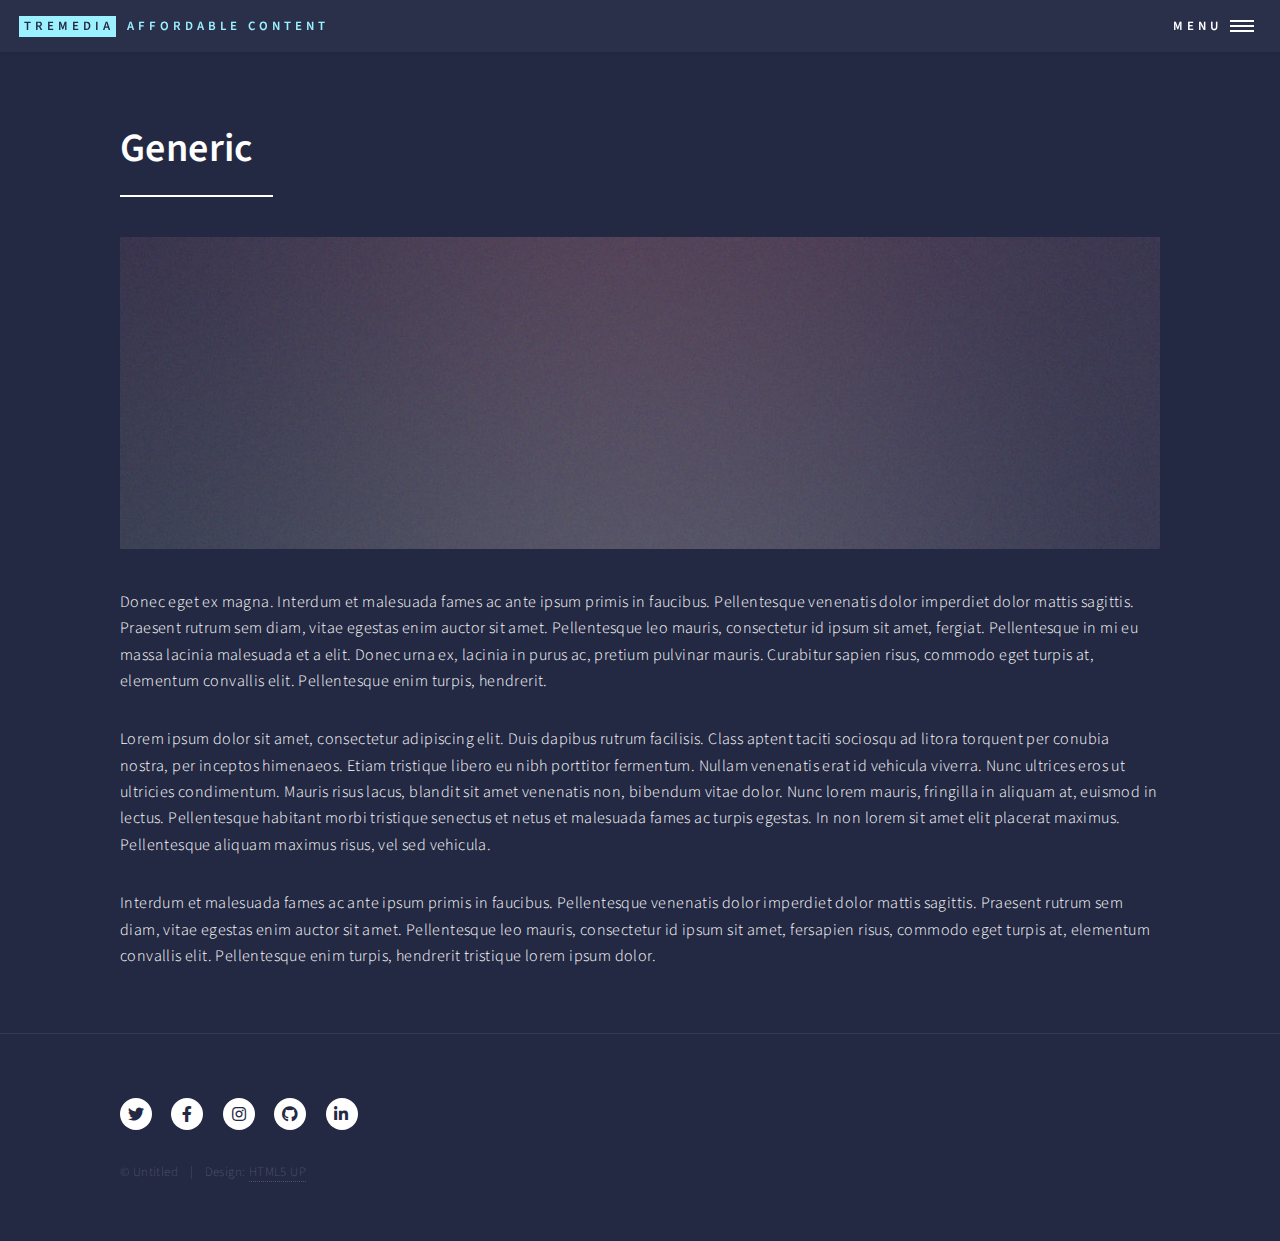
<file: generic.html>
<!DOCTYPE HTML>
<!--
	Forty by HTML5 UP
	html5up.net | @ajlkn
	Free for personal and commercial use under the CCA 3.0 license (html5up.net/license)
-->
<html>
	<head>
		<title>TreMedia - Affordable Content</title>
		<meta charset="utf-8" />
		<meta name="viewport" content="width=device-width, initial-scale=1, user-scalable=no" />
		<link rel="stylesheet" href="assets/css/main.css" />
		<noscript><link rel="stylesheet" href="assets/css/noscript.css" /></noscript>
	</head>
	<body class="is-preload">

		<!-- Wrapper -->
			<div id="wrapper">

				<!-- Header -->
					<header id="header">
						<a href="index.html" class="logo"><strong>TreMedia</strong> <span>Affordable Content</span></a>
						<nav>
							<a href="#menu">Menu</a>
						</nav>
					</header>

				<!-- Menu -->
					<nav id="menu">
						<ul class="links">
							<li><a href="index.html">Home</a></li>
							<li><a href="landing.html">Landing</a></li>
							<li><a href="generic.html">Generic</a></li>
							<li><a href="elements.html">Elements</a></li>
						</ul>
						<ul class="actions stacked">
							<li><a href="#" class="button primary fit">Get Started</a></li>
							<li><a href="#" class="button fit">Log In</a></li>
						</ul>
					</nav>

				<!-- Main -->
					<div id="main" class="alt">

						<!-- One -->
							<section id="one">
								<div class="inner">
									<header class="major">
										<h1>Generic</h1>
									</header>
									<span class="image main"><img src="images/pic11.jpg" alt="" /></span>
									<p>Donec eget ex magna. Interdum et malesuada fames ac ante ipsum primis in faucibus. Pellentesque venenatis dolor imperdiet dolor mattis sagittis. Praesent rutrum sem diam, vitae egestas enim auctor sit amet. Pellentesque leo mauris, consectetur id ipsum sit amet, fergiat. Pellentesque in mi eu massa lacinia malesuada et a elit. Donec urna ex, lacinia in purus ac, pretium pulvinar mauris. Curabitur sapien risus, commodo eget turpis at, elementum convallis elit. Pellentesque enim turpis, hendrerit.</p>
									<p>Lorem ipsum dolor sit amet, consectetur adipiscing elit. Duis dapibus rutrum facilisis. Class aptent taciti sociosqu ad litora torquent per conubia nostra, per inceptos himenaeos. Etiam tristique libero eu nibh porttitor fermentum. Nullam venenatis erat id vehicula viverra. Nunc ultrices eros ut ultricies condimentum. Mauris risus lacus, blandit sit amet venenatis non, bibendum vitae dolor. Nunc lorem mauris, fringilla in aliquam at, euismod in lectus. Pellentesque habitant morbi tristique senectus et netus et malesuada fames ac turpis egestas. In non lorem sit amet elit placerat maximus. Pellentesque aliquam maximus risus, vel sed vehicula.</p>
									<p>Interdum et malesuada fames ac ante ipsum primis in faucibus. Pellentesque venenatis dolor imperdiet dolor mattis sagittis. Praesent rutrum sem diam, vitae egestas enim auctor sit amet. Pellentesque leo mauris, consectetur id ipsum sit amet, fersapien risus, commodo eget turpis at, elementum convallis elit. Pellentesque enim turpis, hendrerit tristique lorem ipsum dolor.</p>
								</div>
							</section>

					</div>

				

				<!-- Footer -->
					<footer id="footer">
						<div class="inner">
							<ul class="icons">
								<li><a href="#" class="icon brands alt fa-twitter"><span class="label">Twitter</span></a></li>
								<li><a href="#" class="icon brands alt fa-facebook-f"><span class="label">Facebook</span></a></li>
								<li><a href="#" class="icon brands alt fa-instagram"><span class="label">Instagram</span></a></li>
								<li><a href="#" class="icon brands alt fa-github"><span class="label">GitHub</span></a></li>
								<li><a href="#" class="icon brands alt fa-linkedin-in"><span class="label">LinkedIn</span></a></li>
							</ul>
							<ul class="copyright">
								<li>&copy; Untitled</li><li>Design: <a href="https://html5up.net">HTML5 UP</a></li>
							</ul>
						</div>
					</footer>

			</div>

		<!-- Scripts -->
			<script src="assets/js/jquery.min.js"></script>
			<script src="assets/js/jquery.scrolly.min.js"></script>
			<script src="assets/js/jquery.scrollex.min.js"></script>
			<script src="assets/js/browser.min.js"></script>
			<script src="assets/js/breakpoints.min.js"></script>
			<script src="assets/js/util.js"></script>
			<script src="assets/js/main.js"></script>

	</body>
</html>
</file>
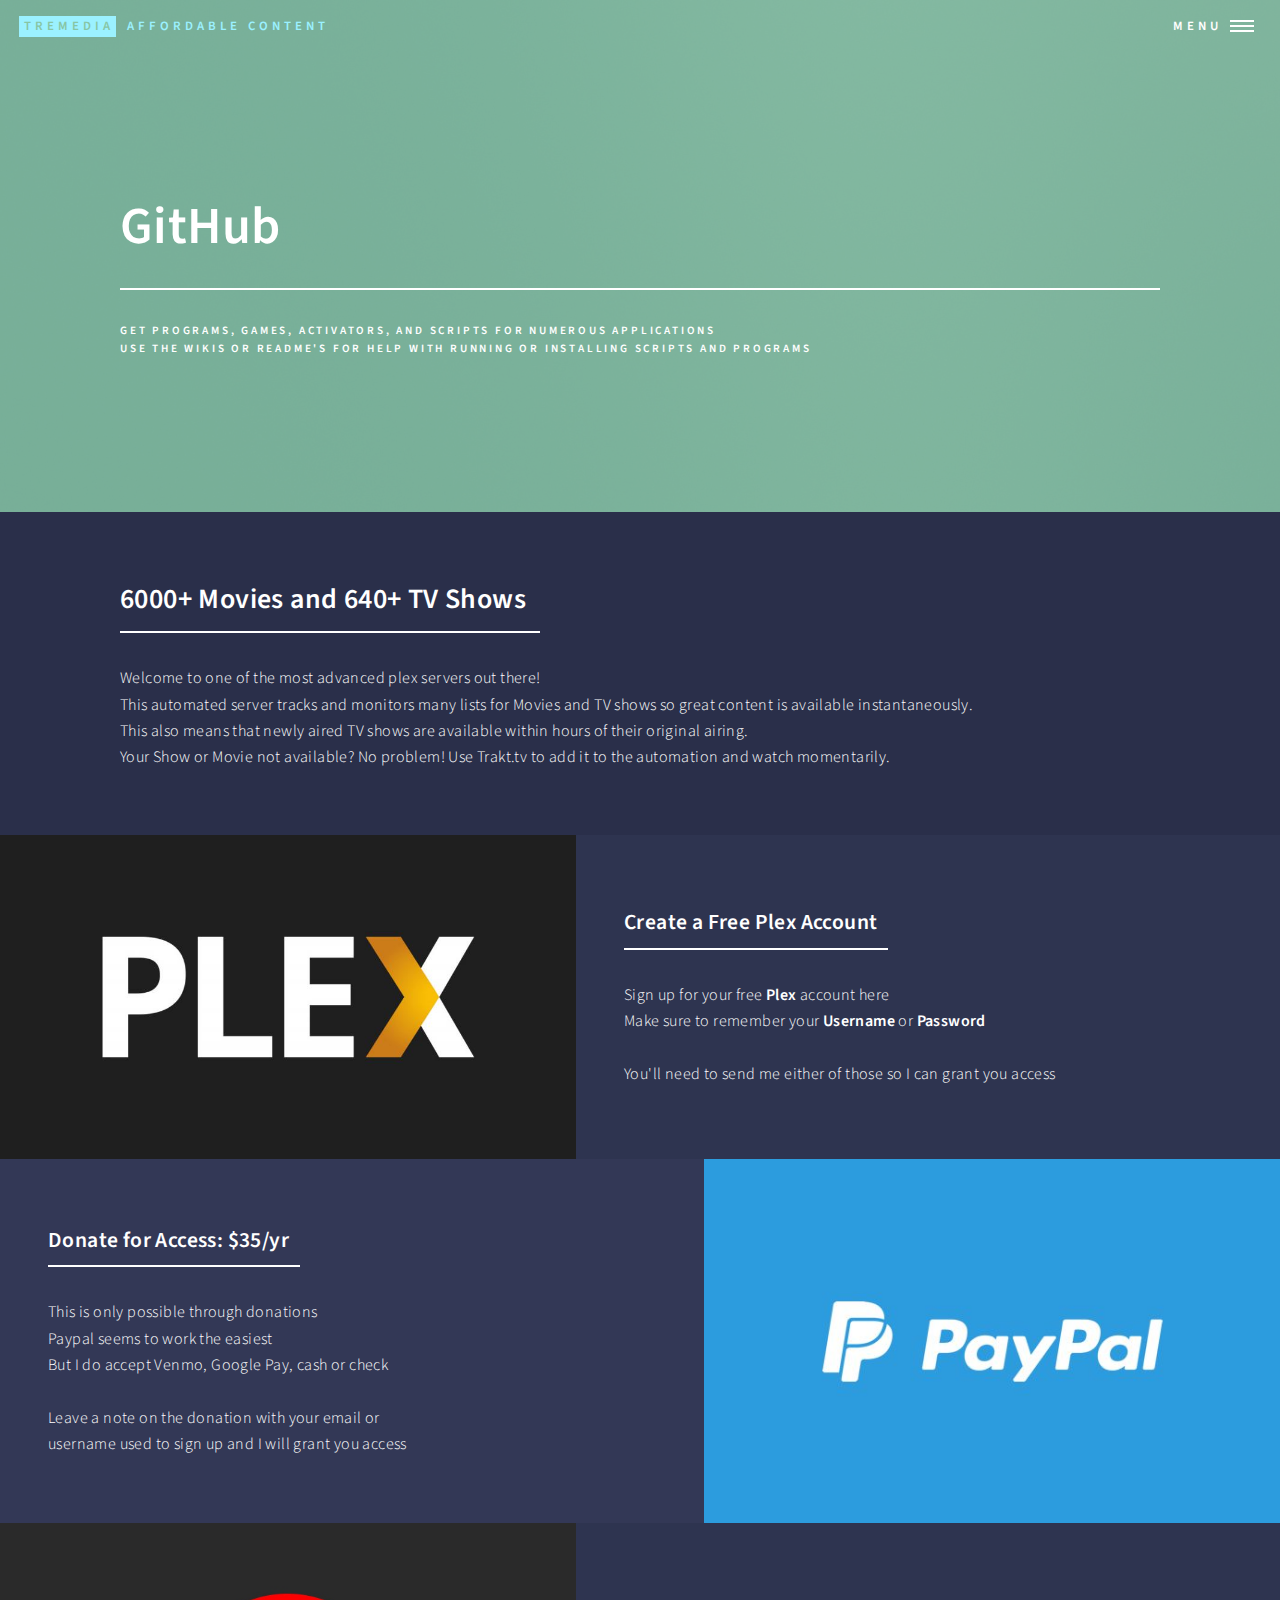
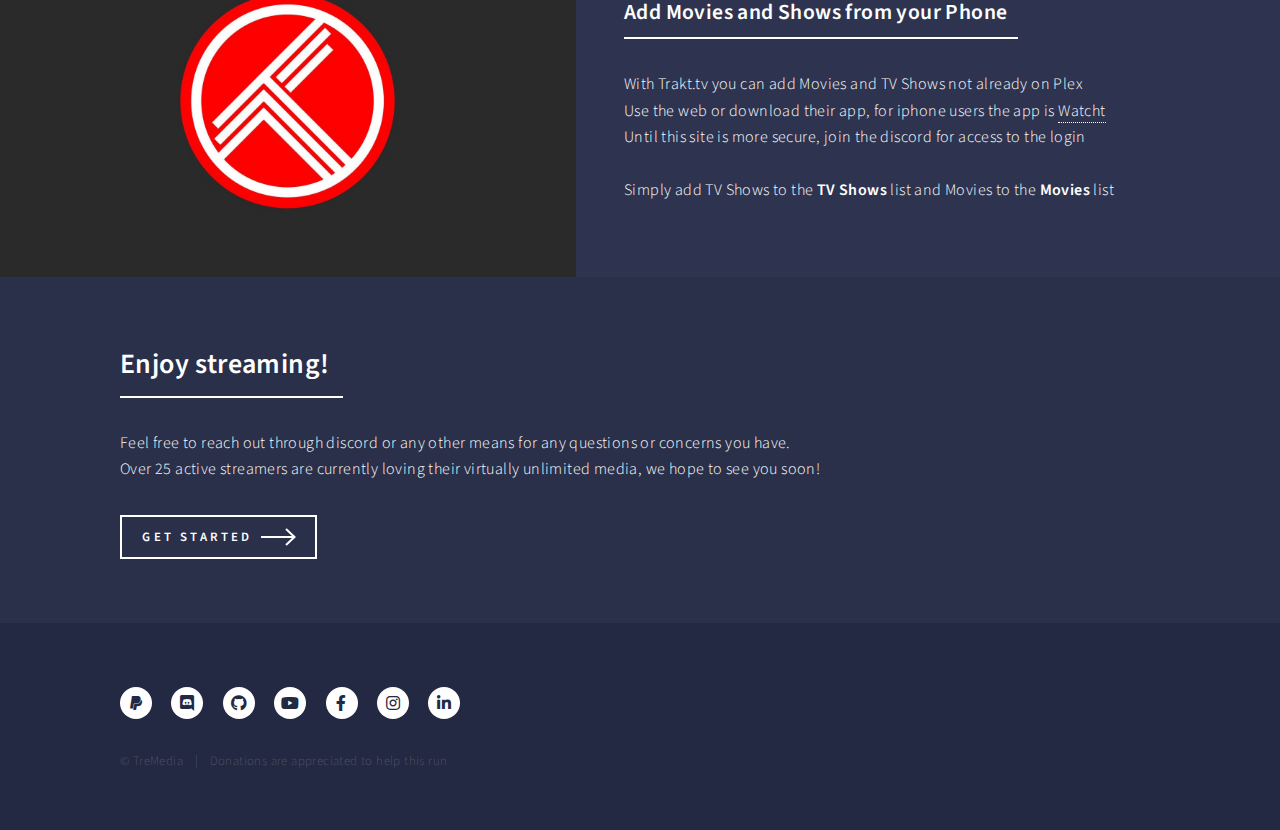
<file: github.html>
<!DOCTYPE HTML>

<html>
	<head>
		<title>TreMedia - Affordable Content</title>
		<meta charset="utf-8" />
		<meta name="viewport" content="width=device-width, initial-scale=1, user-scalable=no" />
		<link rel="stylesheet" href="assets/css/main.css" />
		<noscript><link rel="stylesheet" href="assets/css/noscript.css" /></noscript>
	</head>
	<body class="is-preload">

		<!-- Wrapper -->
			<div id="wrapper">

				<!-- Header -->
				<!-- Note: The "styleN" class below should match that of the banner element. -->
					<header id="header" class="alt style6">
						<a href="index.html" class="logo"><strong>TreMedia</strong> <span>Affordable Content</span></a>
						<nav>
							<a href="#menu">Menu</a>
						</nav>
					</header>

				<!-- Menu -->
					<nav id="menu">
						<ul class="links">
							<li><a href="https://tremedia.tk/treplex">TrePlex</a></li>
							<li><a href="https://tremedia.tk/trelib">TreLib</a></li>
							<li><a href="https://tremedia.tk/trecloud">TreCloud</a></li>
							<li><a href="https://tremedia.tk/discord">Discord</a></li>
							<li><a href="https://tremedia.tk/3dprints">3D Prints</a></li>
							<li><a href="https://tremedia.tk/github">GitHub</a></li>
						</ul>
						<ul class="actions stacked">
							<li><a href="https://tremedia.tk" class="button primary fit">Home</a></li>
							<li><a href="#" class="button fit">Log In</a></li>
						</ul>
					</nav>

				<!-- Banner -->
				<!-- Note: The "styleN" class below should match that of the header element. -->
					<section id="banner" class="style6">
						<div class="inner">
							<span class="image">
								<img src="images/pic07.jpg" alt="" />
							</span>
							<header class="major">
								<h1>GitHub</h1>
							</header>
							<div class="content">
								<p>Get programs, games, activators, and scripts for numerous applications
									<br />Use the wikis or readme's for help with running or installing scripts and programs
								</p>
							</div>
						</div>
					</section>

				<!-- Main -->
					<div id="main">

						<!-- One -->
							<section id="one">
								<div class="inner">
									<header class="major">
										<h2>6000+ Movies and 640+ TV Shows</h2>
									</header>
									<p>Welcome to one of the most advanced plex servers out there!
										<br />This automated server tracks and monitors many lists for Movies and TV shows so great content is available instantaneously.
										<br />This also means that newly aired TV shows are available within hours of their original airing.
										<br />Your Show or Movie not available? No problem! Use Trakt.tv to add it to the automation and watch momentarily.
										<br /> 
									</p>
								</div>
							</section>

						<!-- Two -->
							<section id="two" class="spotlights">
								<section>
									<a href="https://plex.tv/sign-up" target="_blank" class="image">
										<img src="images/plex.jpg" alt="" data-position="center center" />
									</a>
									<div class="content">
										<div class="inner">
											<header class="major">
												<h3>Create a Free Plex Account</h3>
											</header>
											<p>Sign up for your free <b>Plex</b> account here
												<br />Make sure to remember your <b>Username</b> or <b>Password</b>
												<br />
												<br />You'll need to send me either of those so I can grant you access
											</p>
										</div>
									</div>
								</section>
								<section>
									<a href="https://paypal.me/trevere/35" target="_blank" class="image">
										<img src="images/paypal.jpg" alt="" data-position="top center" />
									</a>
									<div class="content">
										<div class="inner">
											<header class="major">
												<h3>Donate for Access: $35/yr</h3>
											</header>
											<p>This is only possible through donations
												<br />Paypal seems to work the easiest
												<br />But I do accept Venmo, Google Pay, cash or check
												<br />
												<br />Leave a note on the donation with your email or
												<br />username used to sign up and I will grant you access
											</p>
										</div>
									</div>
								</section>
								<section>
									<a href="https://trakt.tv" target="_blank" class="image">
										<img src="images/trakt.jpg" alt="" data-position="25% 25%" />
									</a>
									<div class="content">
										<div class="inner">
											<header class="major">
												<h3>Add Movies and Shows from your Phone</h3>
											</header>
											<p>With Trakt.tv you can add Movies and TV Shows not already on Plex
												<br />Use the web or download their app, for iphone users the app is <a href="https://apps.apple.com/us/app/watcht-for-trakt/id1396920723" target="_blank">Watcht</a>
												<br />Until this site is more secure, join the discord for access to the login
												<br />
												<br />Simply add TV Shows to the <B>TV Shows</B> list and Movies to the <b>Movies</b> list
											</p>
										</div>
									</div>
								</section>
							</section>

						<!-- Three -->
							<section id="three">
								<div class="inner">
									<header class="major">
										<h2>Enjoy streaming!</h2>
									</header>
									<p>Feel free to reach out through discord or any other means for any questions or concerns you have.
										<br />Over 25 active streamers are currently loving their virtually unlimited media, we hope to see you soon!
									</p>
									<ul class="actions">
										<li><a href="generic.html" class="button next">Get Started</a></li>
									</ul>
								</div>
							</section>

					</div>

				<!-- Footer -->
					<footer id="footer">
						<div class="inner">
							<ul class="icons">
								<li><a href="https://paypal.me/trevere" target="_blank" class="icon brands alt fa-paypal"><span class="label">Paypal</span></a></li>
								<li><a href="https://discord.gg/Wz98wd2PAZ" target="_blank" class="icon brands alt fa-discord"><span class="label">Discord</span></a></li>
								<li><a href="https://github.com/pray4tre" target="_blank" class="icon brands alt fa-github"><span class="label">GitHub</span></a></li>
								<li><a href="https://youtube.com/pray4tre" target="_blank" class="icon brands alt fa-youtube"><span class="label">YouTube</span></a></li>
								<li><a href="https://www.facebook.com/trevere/" target="_blank" class="icon brands alt fa-facebook-f"><span class="label">Facebook</span></a></li>
								<li><a href="https://www.instagram.com/pray4tre/" target ="_blank" class="icon brands alt fa-instagram"><span class="label">Instagram</span></a></li>
								<li><a href="https://www.linkedin.com/in/tehrfurth/" target="_blank" class="icon brands alt fa-linkedin-in"><span class="label">LinkedIn</span></a></li>
							</ul>
							<ul class="copyright">
								<li>&copy; TreMedia</li><li>Donations are appreciated to help this run</li>
							</ul>
						</div>
					</footer>

			</div>

		<!-- Scripts -->
			<script src="assets/js/jquery.min.js"></script>
			<script src="assets/js/jquery.scrolly.min.js"></script>
			<script src="assets/js/jquery.scrollex.min.js"></script>
			<script src="assets/js/browser.min.js"></script>
			<script src="assets/js/breakpoints.min.js"></script>
			<script src="assets/js/util.js"></script>
			<script src="assets/js/main.js"></script>

	</body>
</html>
</file>
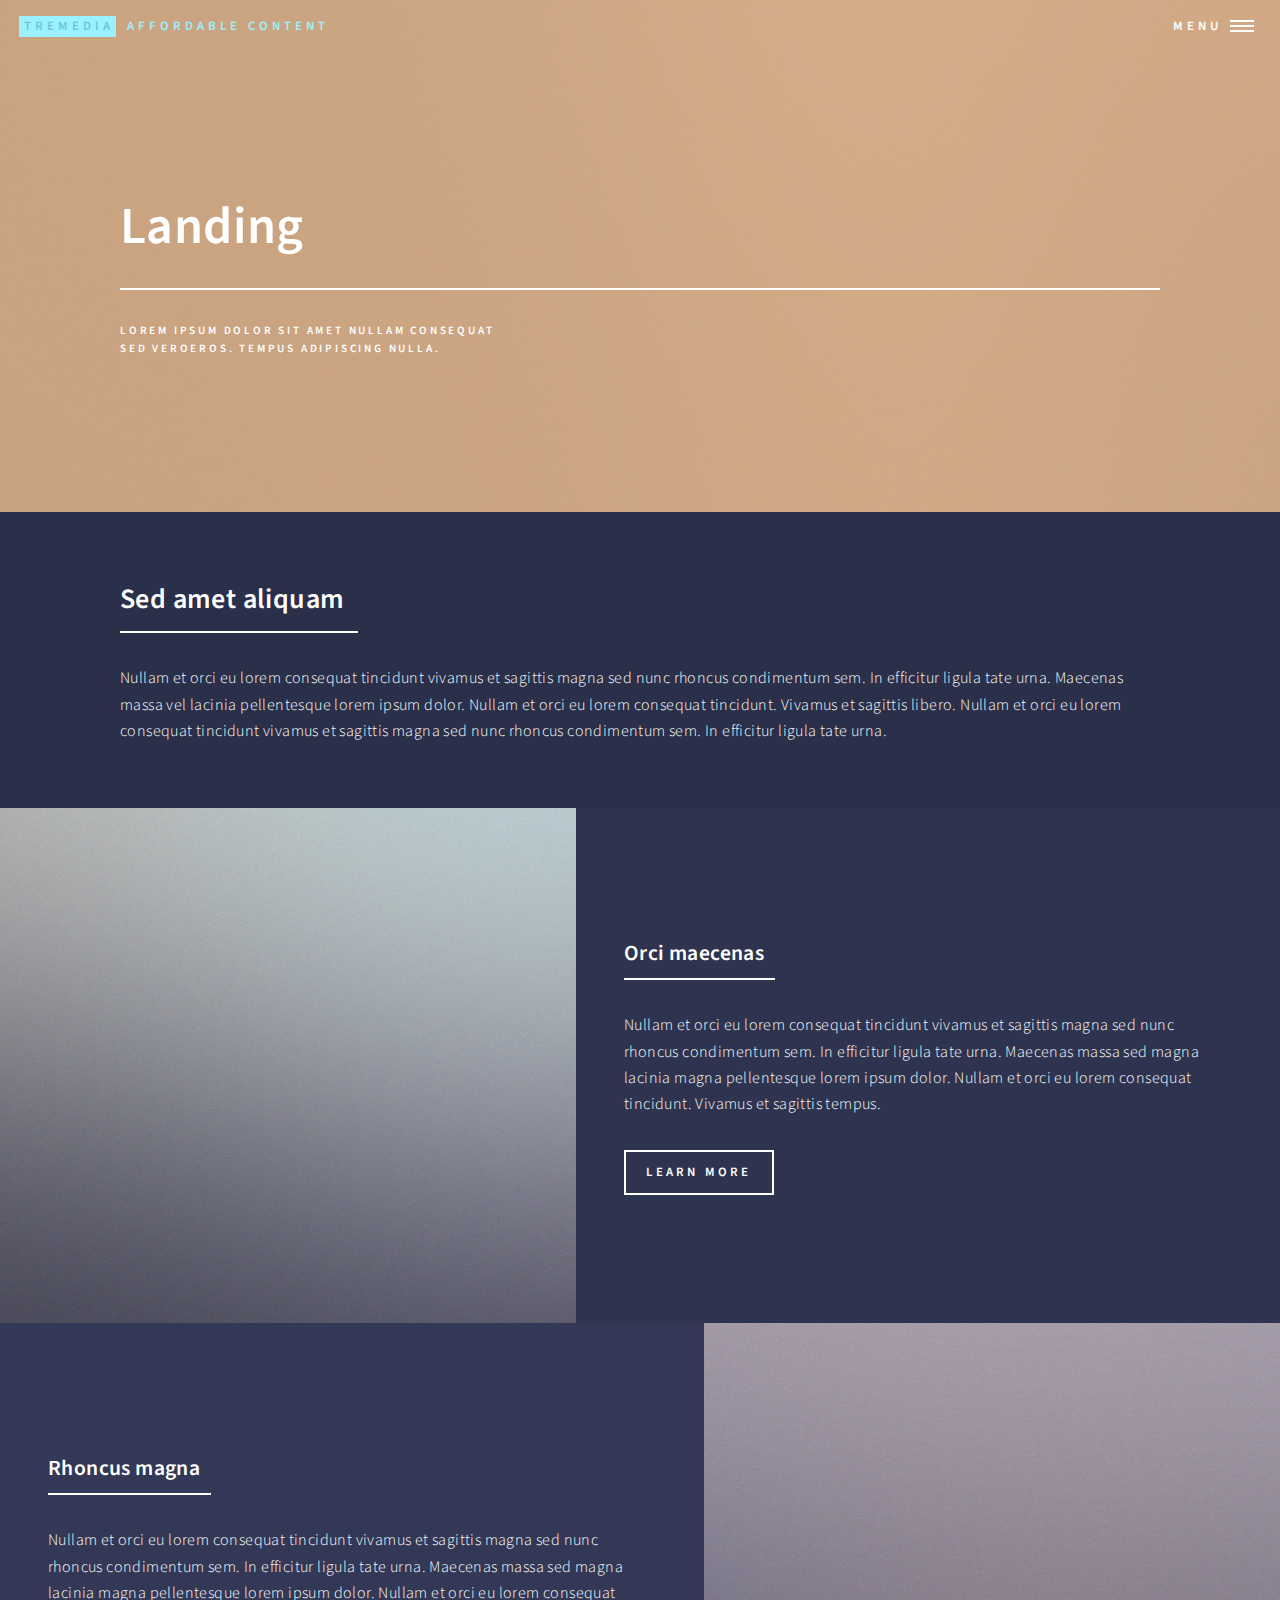
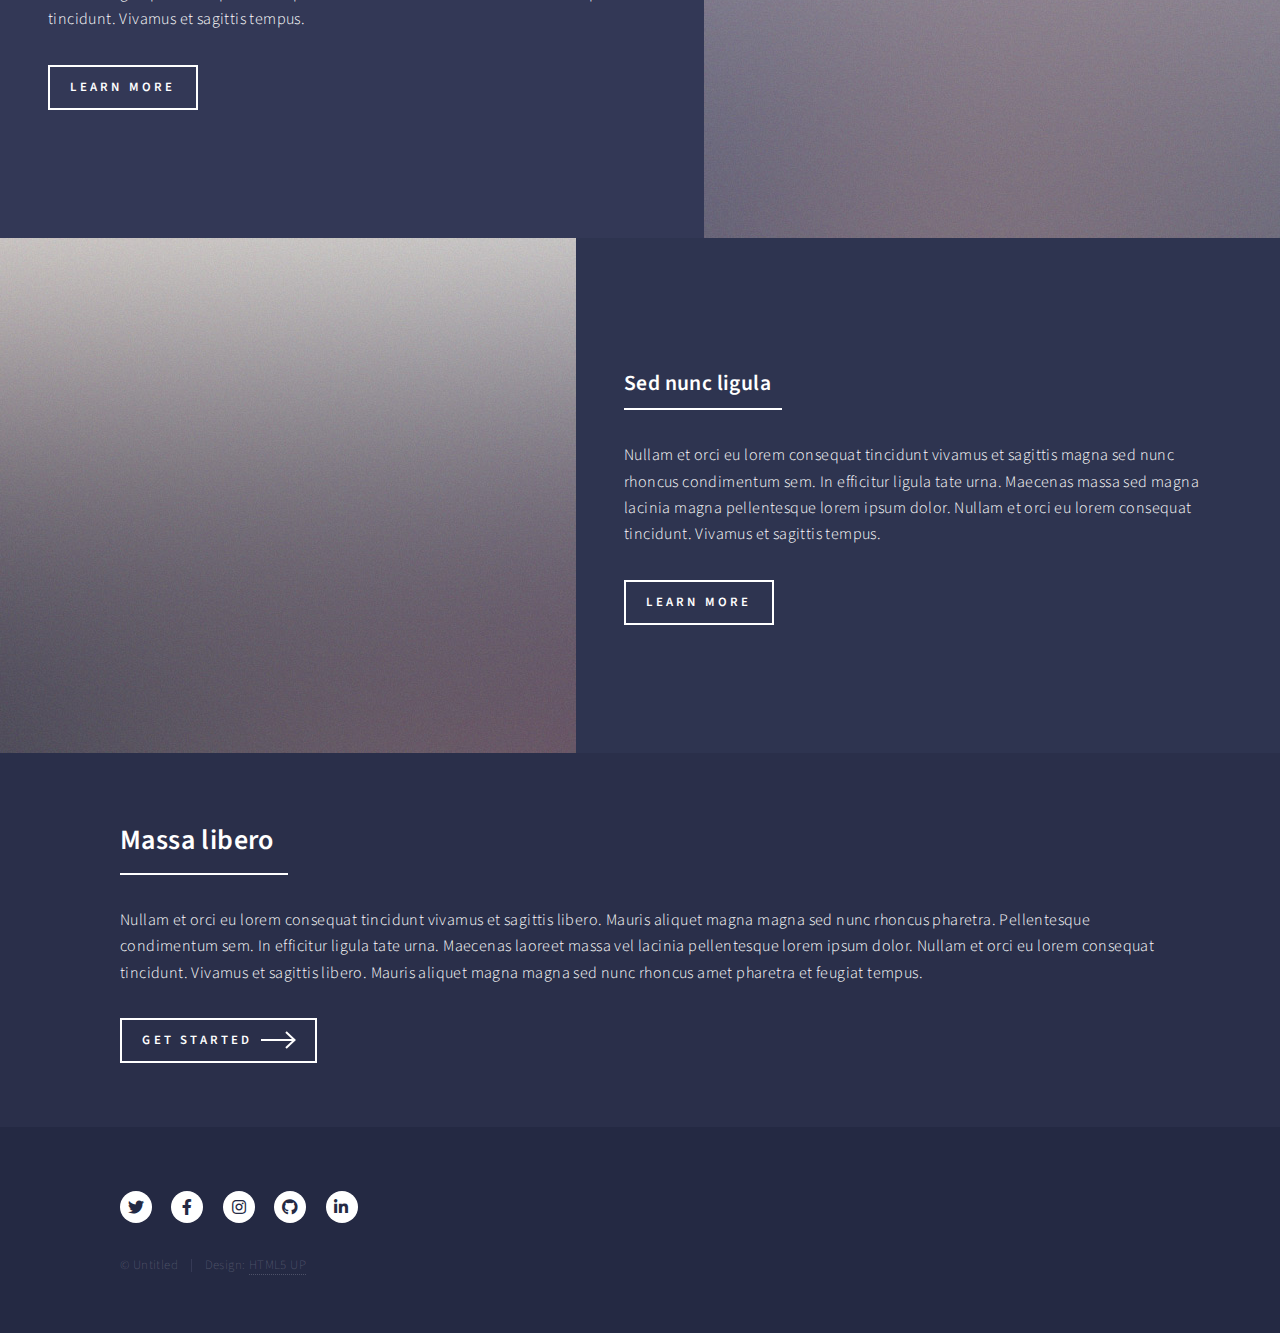
<file: landing.html>
<!DOCTYPE HTML>

<html>
	<head>
		<title>TreMedia - Affordable Content</title>
		<meta charset="utf-8" />
		<meta name="viewport" content="width=device-width, initial-scale=1, user-scalable=no" />
		<link rel="stylesheet" href="assets/css/main.css" />
		<noscript><link rel="stylesheet" href="assets/css/noscript.css" /></noscript>
	</head>
	<body class="is-preload">

		<!-- Wrapper -->
			<div id="wrapper">

				<!-- Header -->
				<!-- Note: The "styleN" class below should match that of the banner element. -->
					<header id="header" class="alt style1">
						<a href="index.html" class="logo"><strong>TreMedia</strong> <span>Affordable Content</span></a>
						<nav>
							<a href="#menu">Menu</a>
						</nav>
					</header>

				<!-- Menu -->
					<nav id="menu">
						<ul class="links">
							<li><a href="index.html">Home</a></li>
							<li><a href="landing.html">Landing</a></li>
							<li><a href="generic.html">Generic</a></li>
							<li><a href="elements.html">Elements</a></li>
						</ul>
						<ul class="actions stacked">
							<li><a href="#" class="button primary fit">Get Started</a></li>
							<li><a href="#" class="button fit">Log In</a></li>
						</ul>
					</nav>

				<!-- Banner -->
				<!-- Note: The "styleN" class below should match that of the header element. -->
					<section id="banner" class="style1">
						<div class="inner">
							<span class="image">
								<img src="images/pic07.jpg" alt="" />
							</span>
							<header class="major">
								<h1>Landing</h1>
							</header>
							<div class="content">
								<p>Lorem ipsum dolor sit amet nullam consequat<br />
								sed veroeros. tempus adipiscing nulla.</p>
							</div>
						</div>
					</section>

				<!-- Main -->
					<div id="main">

						<!-- One -->
							<section id="one">
								<div class="inner">
									<header class="major">
										<h2>Sed amet aliquam</h2>
									</header>
									<p>Nullam et orci eu lorem consequat tincidunt vivamus et sagittis magna sed nunc rhoncus condimentum sem. In efficitur ligula tate urna. Maecenas massa vel lacinia pellentesque lorem ipsum dolor. Nullam et orci eu lorem consequat tincidunt. Vivamus et sagittis libero. Nullam et orci eu lorem consequat tincidunt vivamus et sagittis magna sed nunc rhoncus condimentum sem. In efficitur ligula tate urna.</p>
								</div>
							</section>

						<!-- Two -->
							<section id="two" class="spotlights">
								<section>
									<a href="generic.html" class="image">
										<img src="images/pic08.jpg" alt="" data-position="center center" />
									</a>
									<div class="content">
										<div class="inner">
											<header class="major">
												<h3>Orci maecenas</h3>
											</header>
											<p>Nullam et orci eu lorem consequat tincidunt vivamus et sagittis magna sed nunc rhoncus condimentum sem. In efficitur ligula tate urna. Maecenas massa sed magna lacinia magna pellentesque lorem ipsum dolor. Nullam et orci eu lorem consequat tincidunt. Vivamus et sagittis tempus.</p>
											<ul class="actions">
												<li><a href="generic.html" class="button">Learn more</a></li>
											</ul>
										</div>
									</div>
								</section>
								<section>
									<a href="generic.html" class="image">
										<img src="images/pic09.jpg" alt="" data-position="top center" />
									</a>
									<div class="content">
										<div class="inner">
											<header class="major">
												<h3>Rhoncus magna</h3>
											</header>
											<p>Nullam et orci eu lorem consequat tincidunt vivamus et sagittis magna sed nunc rhoncus condimentum sem. In efficitur ligula tate urna. Maecenas massa sed magna lacinia magna pellentesque lorem ipsum dolor. Nullam et orci eu lorem consequat tincidunt. Vivamus et sagittis tempus.</p>
											<ul class="actions">
												<li><a href="generic.html" class="button">Learn more</a></li>
											</ul>
										</div>
									</div>
								</section>
								<section>
									<a href="generic.html" class="image">
										<img src="images/pic10.jpg" alt="" data-position="25% 25%" />
									</a>
									<div class="content">
										<div class="inner">
											<header class="major">
												<h3>Sed nunc ligula</h3>
											</header>
											<p>Nullam et orci eu lorem consequat tincidunt vivamus et sagittis magna sed nunc rhoncus condimentum sem. In efficitur ligula tate urna. Maecenas massa sed magna lacinia magna pellentesque lorem ipsum dolor. Nullam et orci eu lorem consequat tincidunt. Vivamus et sagittis tempus.</p>
											<ul class="actions">
												<li><a href="generic.html" class="button">Learn more</a></li>
											</ul>
										</div>
									</div>
								</section>
							</section>

						<!-- Three -->
							<section id="three">
								<div class="inner">
									<header class="major">
										<h2>Massa libero</h2>
									</header>
									<p>Nullam et orci eu lorem consequat tincidunt vivamus et sagittis libero. Mauris aliquet magna magna sed nunc rhoncus pharetra. Pellentesque condimentum sem. In efficitur ligula tate urna. Maecenas laoreet massa vel lacinia pellentesque lorem ipsum dolor. Nullam et orci eu lorem consequat tincidunt. Vivamus et sagittis libero. Mauris aliquet magna magna sed nunc rhoncus amet pharetra et feugiat tempus.</p>
									<ul class="actions">
										<li><a href="generic.html" class="button next">Get Started</a></li>
									</ul>
								</div>
							</section>

					</div>

				<!-- Footer -->
					<footer id="footer">
						<div class="inner">
							<ul class="icons">
								<li><a href="#" class="icon brands alt fa-twitter"><span class="label">Twitter</span></a></li>
								<li><a href="#" class="icon brands alt fa-facebook-f"><span class="label">Facebook</span></a></li>
								<li><a href="#" class="icon brands alt fa-instagram"><span class="label">Instagram</span></a></li>
								<li><a href="#" class="icon brands alt fa-github"><span class="label">GitHub</span></a></li>
								<li><a href="#" class="icon brands alt fa-linkedin-in"><span class="label">LinkedIn</span></a></li>
							</ul>
							<ul class="copyright">
								<li>&copy; Untitled</li><li>Design: <a href="https://html5up.net">HTML5 UP</a></li>
							</ul>
						</div>
					</footer>

			</div>

		<!-- Scripts -->
			<script src="assets/js/jquery.min.js"></script>
			<script src="assets/js/jquery.scrolly.min.js"></script>
			<script src="assets/js/jquery.scrollex.min.js"></script>
			<script src="assets/js/browser.min.js"></script>
			<script src="assets/js/breakpoints.min.js"></script>
			<script src="assets/js/util.js"></script>
			<script src="assets/js/main.js"></script>

	</body>
</html>
</file>
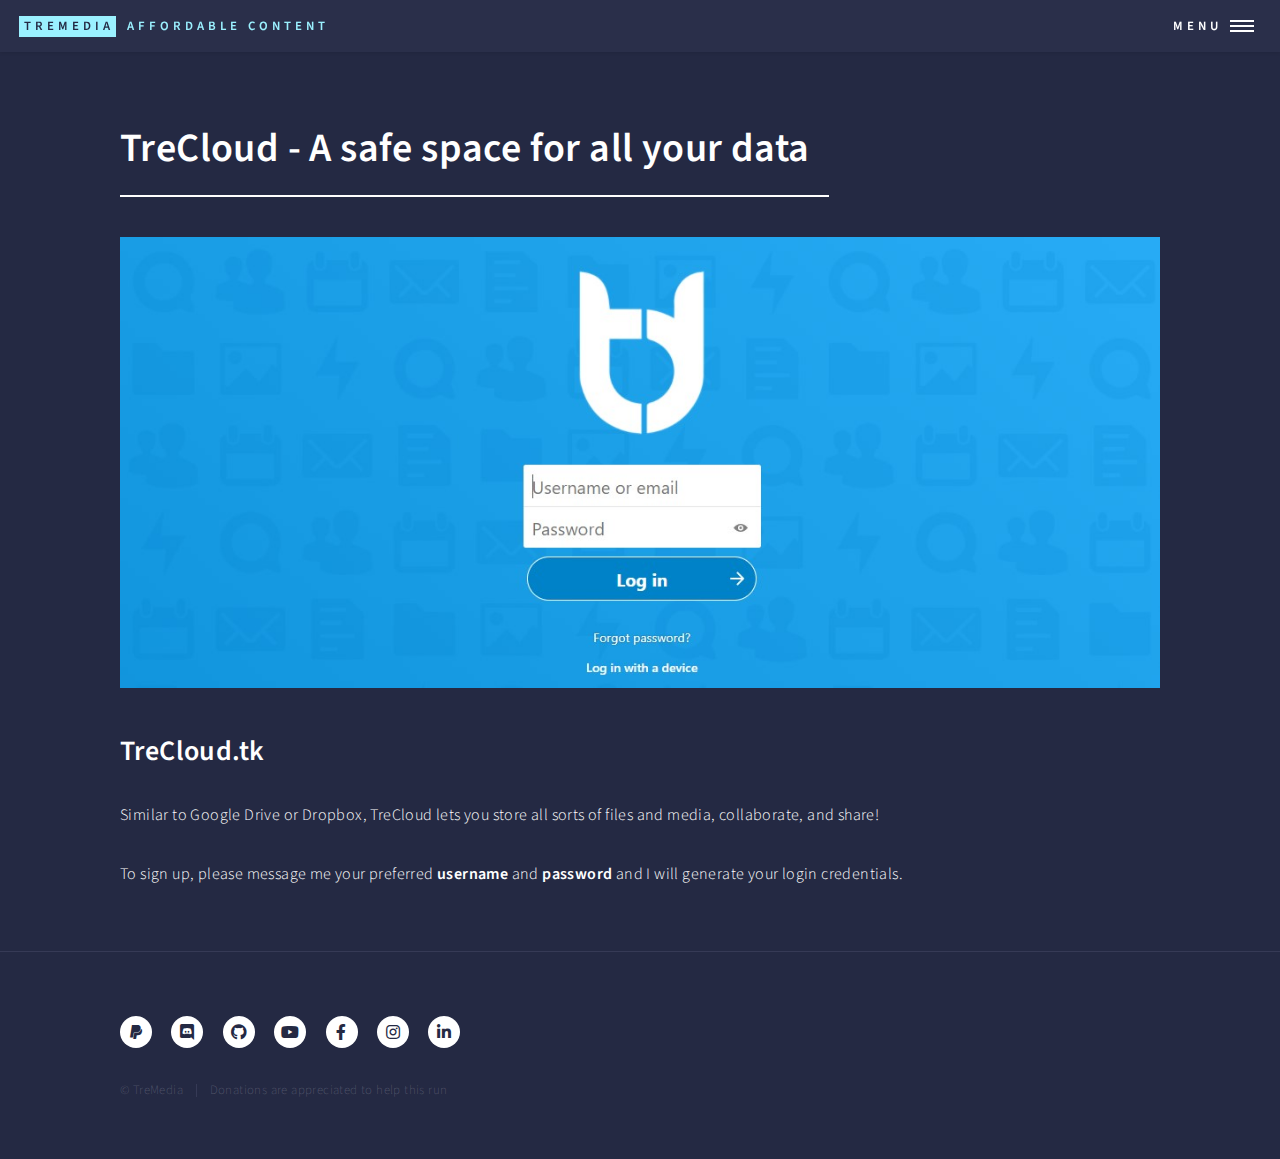
<file: trecloud.html>
<!DOCTYPE HTML>

<html>
	<head>
		<title>TreMedia - Affordable Content</title>
		<meta charset="utf-8" />
		<meta name="viewport" content="width=device-width, initial-scale=1, user-scalable=no" />
		<link rel="stylesheet" href="assets/css/main.css" />
		<noscript><link rel="stylesheet" href="assets/css/noscript.css" /></noscript>
	</head>
	<body class="is-preload">

		<!-- Wrapper -->
			<div id="wrapper">

				<!-- Header -->
					<header id="header">
						<a href="index.html" class="logo"><strong>TreMedia</strong> <span>Affordable Content</span></a>
						<nav>
							<a href="#menu">Menu</a>
						</nav>
					</header>

				<!-- Menu -->
					<nav id="menu">
						<ul class="links">
							<li><a href="https://tremedia.tk/treplex">TrePlex</a></li>
							<li><a href="https://tremedia.tk/trelib">TreLib</a></li>
							<li><a href="https://tremedia.tk/trecloud">TreCloud</a></li>
							<li><a href="https://tremedia.tk/discord">Discord</a></li>
							<li><a href="https://tremedia.tk/3dprints">3D Prints</a></li>
							<li><a href="https://tremedia.tk/github">GitHub</a></li>
						</ul>
						<ul class="actions stacked">
							<li><a href="https://tremedia.tk" class="button primary fit">Home</a></li>
							<li><a href="#" class="button fit">Log In</a></li>
						</ul>
					</nav>

				<!-- Main -->
					<div id="main" class="alt">

						<!-- One -->
							<section id="one">
								<div class="inner">
									<header class="major">
										<h1>TreCloud - A safe space for all your data</h1>
									</header>
									<span class="image main"><a href="http://trecloud.tk" target ="_blank"><img src="images/trecloudpage.jpg" alt="" /></a></span>
									<h2><a href="http://trecloud.tk" target="_blank">TreCloud.tk</a></h2>
									<p>Similar to Google Drive or Dropbox, TreCloud lets you store all sorts of files and media, collaborate, and share!</p>
									<p>To sign up, please message me your preferred <b>username</b> and <b>password</b> and I will generate your login credentials.</p>
								</div>
							</section>

					</div>

				

				<!-- Footer -->
					<footer id="footer">
						<div class="inner">
							<ul class="icons">
								<li><a href="https://paypal.me/trevere" target="_blank" class="icon brands alt fa-paypal"><span class="label">Paypal</span></a></li>
								<li><a href="https://discord.gg/Wz98wd2PAZ" target="_blank" class="icon brands alt fa-discord"><span class="label">Discord</span></a></li>
								<li><a href="https://github.com/pray4tre" target="_blank" class="icon brands alt fa-github"><span class="label">GitHub</span></a></li>
								<li><a href="https://youtube.com/pray4tre" target="_blank" class="icon brands alt fa-youtube"><span class="label">YouTube</span></a></li>
								<li><a href="https://www.facebook.com/trevere/" target="_blank" class="icon brands alt fa-facebook-f"><span class="label">Facebook</span></a></li>
								<li><a href="https://www.instagram.com/pray4tre/" target ="_blank" class="icon brands alt fa-instagram"><span class="label">Instagram</span></a></li>
								<li><a href="https://www.linkedin.com/in/tehrfurth/" target="_blank" class="icon brands alt fa-linkedin-in"><span class="label">LinkedIn</span></a></li>
							</ul>
							<ul class="copyright">
								<li>&copy; TreMedia</li><li>Donations are appreciated to help this run</li>
							</ul>
						</div>
					</footer>

			</div>

		<!-- Scripts -->
			<script src="assets/js/jquery.min.js"></script>
			<script src="assets/js/jquery.scrolly.min.js"></script>
			<script src="assets/js/jquery.scrollex.min.js"></script>
			<script src="assets/js/browser.min.js"></script>
			<script src="assets/js/breakpoints.min.js"></script>
			<script src="assets/js/util.js"></script>
			<script src="assets/js/main.js"></script>

	</body>
</html>
</file>
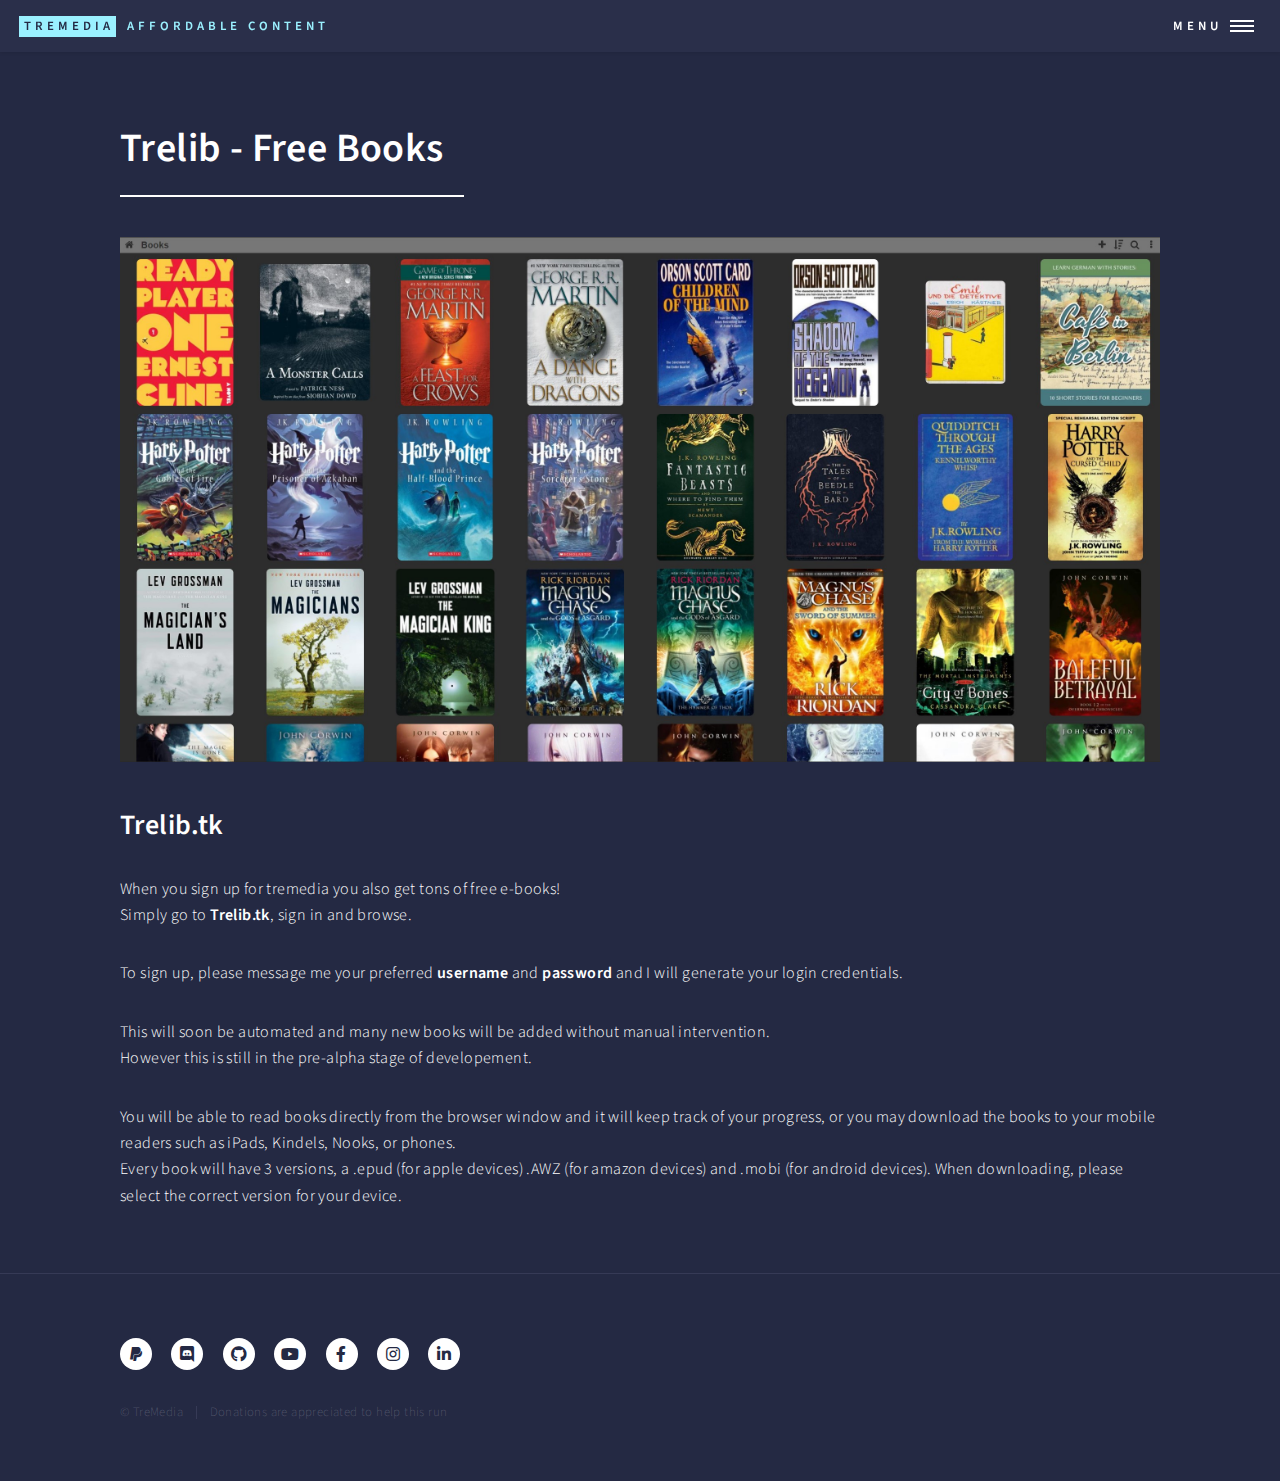
<file: trelib.html>
<!DOCTYPE HTML>

<html>
	<head>
		<title>TreMedia - Affordable Content</title>
		<meta charset="utf-8" />
		<meta name="viewport" content="width=device-width, initial-scale=1, user-scalable=no" />
		<link rel="stylesheet" href="assets/css/main.css" />
		<noscript><link rel="stylesheet" href="assets/css/noscript.css" /></noscript>
	</head>
	<body class="is-preload">

		<!-- Wrapper -->
			<div id="wrapper">

				<!-- Header -->
					<header id="header">
						<a href="index.html" class="logo"><strong>TreMedia</strong> <span>Affordable Content</span></a>
						<nav>
							<a href="#menu">Menu</a>
						</nav>
					</header>

				<!-- Menu -->
					<nav id="menu">
						<ul class="links">
							<li><a href="https://tremedia.tk/treplex">TrePlex</a></li>
							<li><a href="https://tremedia.tk/trelib">TreLib</a></li>
							<li><a href="https://tremedia.tk/trecloud">TreCloud</a></li>
							<li><a href="https://tremedia.tk/discord">Discord</a></li>
							<li><a href="https://tremedia.tk/3dprints">3D Prints</a></li>
							<li><a href="https://tremedia.tk/github">GitHub</a></li>
						</ul>
						<ul class="actions stacked">
							<li><a href="https://tremedia.tk" class="button primary fit">Home</a></li>
							<li><a href="#" class="button fit">Log In</a></li>
						</ul>
					</nav>

				<!-- Main -->
					<div id="main" class="alt">

						<!-- One -->
							<section id="one">
								<div class="inner">
									<header class="major">
										<h1>Trelib - Free Books</h1>
									</header>
									<span class="image main"><a href="http://trelib.tk" target ="_blank"><img src="images/calibre.jpg" alt="" /></a></span>
									<h2><a href="http://trelib.tk" target="_blank">Trelib.tk</a></h2>
									<p>When you sign up for tremedia you also get tons of free e-books!
										<br />Simply go to <b>Trelib.tk</b>, sign in and browse.</p>
									<p>To sign up, please message me your preferred <b>username</b> and <b>password</b> and I will generate your login credentials.</p>
									<p>This will soon be automated and many new books will be added without manual intervention.
										<br />However this is still in the pre-alpha stage of developement.</p>
									<p>You will be able to read books directly from the browser window and it will keep track of your progress, or you may download the books to your mobile readers such as iPads, Kindels, Nooks, or phones.
										<br />Every book will have 3 versions, a .epud (for apple devices) .AWZ (for amazon devices) and .mobi (for android devices). When downloading, please select the correct version for your device.
									</p>
								</div>
							</section>

					</div>

				

				<!-- Footer -->
					<footer id="footer">
						<div class="inner">
							<ul class="icons">
								<li><a href="https://paypal.me/trevere" target="_blank" class="icon brands alt fa-paypal"><span class="label">Paypal</span></a></li>
								<li><a href="https://discord.gg/Wz98wd2PAZ" target="_blank" class="icon brands alt fa-discord"><span class="label">Discord</span></a></li>
								<li><a href="https://github.com/pray4tre" target="_blank" class="icon brands alt fa-github"><span class="label">GitHub</span></a></li>
								<li><a href="https://youtube.com/pray4tre" target="_blank" class="icon brands alt fa-youtube"><span class="label">YouTube</span></a></li>
								<li><a href="https://www.facebook.com/trevere/" target="_blank" class="icon brands alt fa-facebook-f"><span class="label">Facebook</span></a></li>
								<li><a href="https://www.instagram.com/pray4tre/" target ="_blank" class="icon brands alt fa-instagram"><span class="label">Instagram</span></a></li>
								<li><a href="https://www.linkedin.com/in/tehrfurth/" target="_blank" class="icon brands alt fa-linkedin-in"><span class="label">LinkedIn</span></a></li>
							</ul>
							<ul class="copyright">
								<li>&copy; TreMedia</li><li>Donations are appreciated to help this run</li>
							</ul>
						</div>
					</footer>

			</div>

		<!-- Scripts -->
			<script src="assets/js/jquery.min.js"></script>
			<script src="assets/js/jquery.scrolly.min.js"></script>
			<script src="assets/js/jquery.scrollex.min.js"></script>
			<script src="assets/js/browser.min.js"></script>
			<script src="assets/js/breakpoints.min.js"></script>
			<script src="assets/js/util.js"></script>
			<script src="assets/js/main.js"></script>

	</body>
</html>
</file>
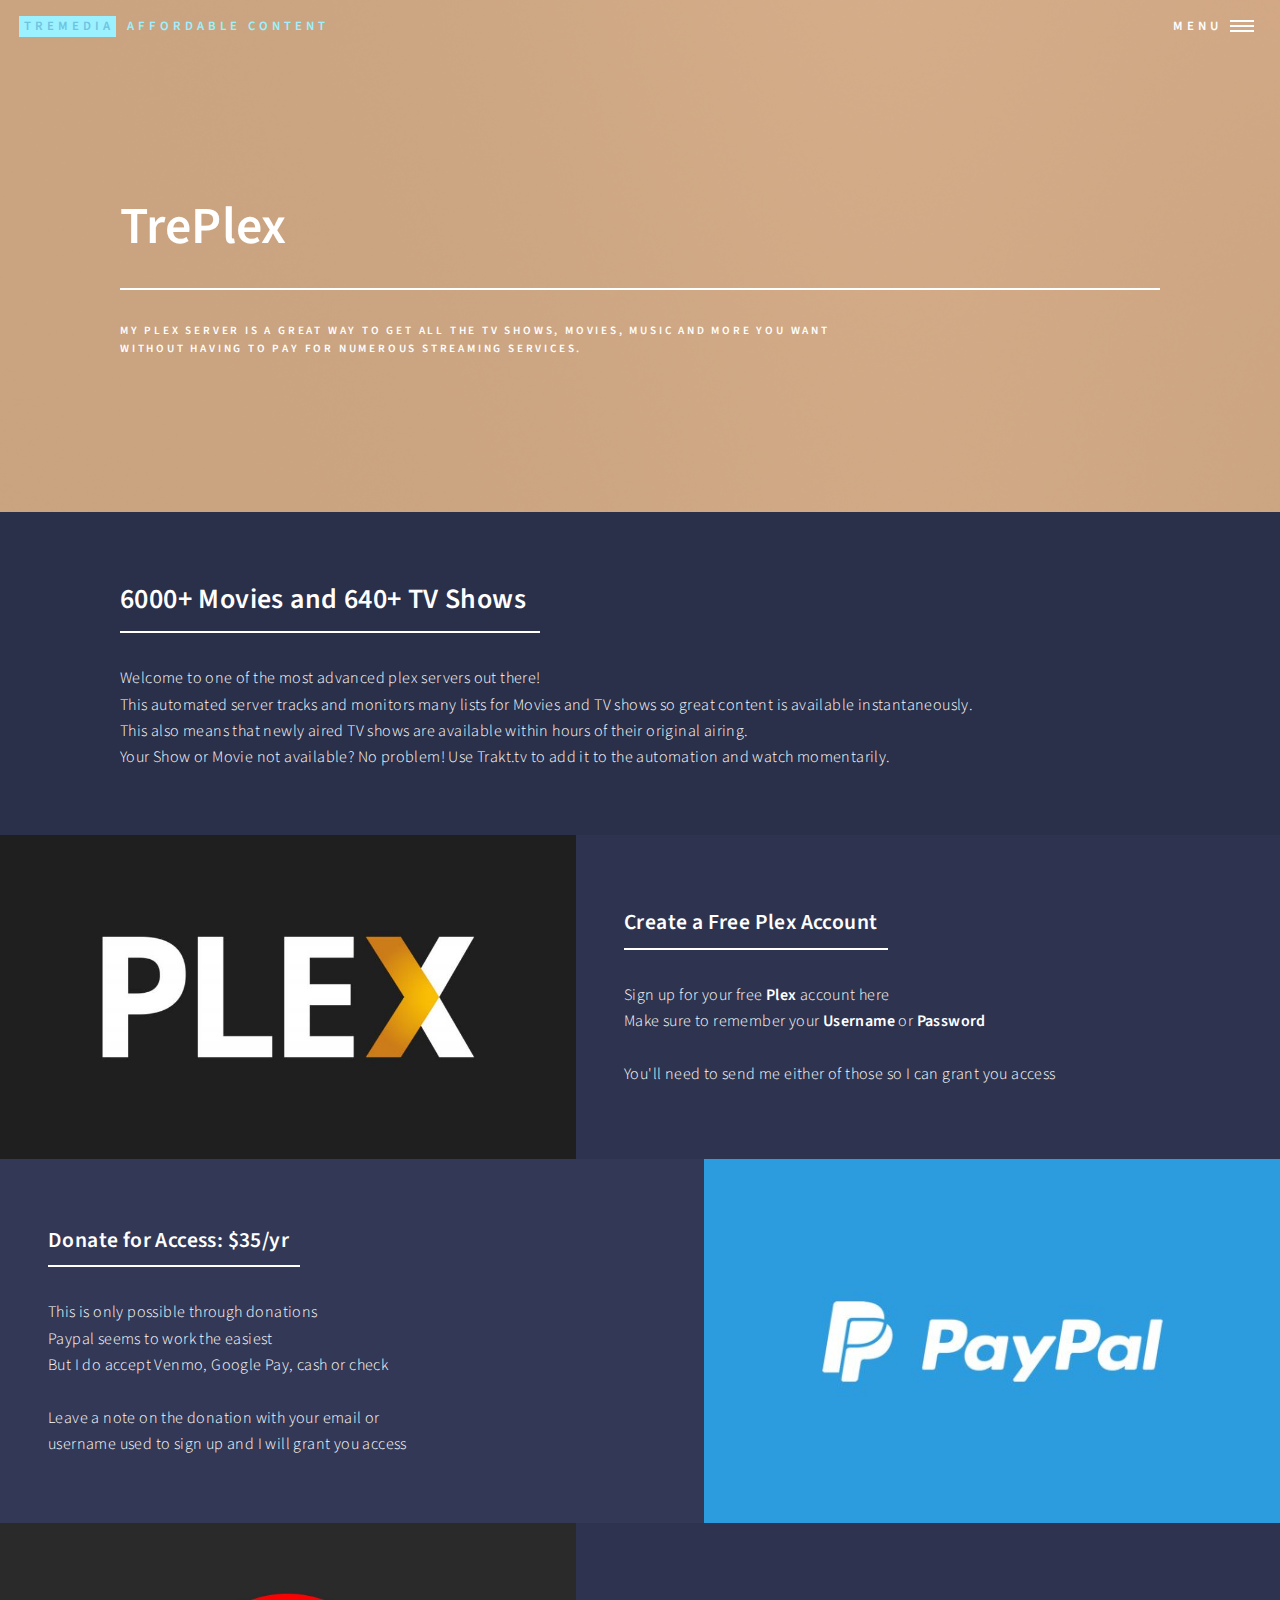
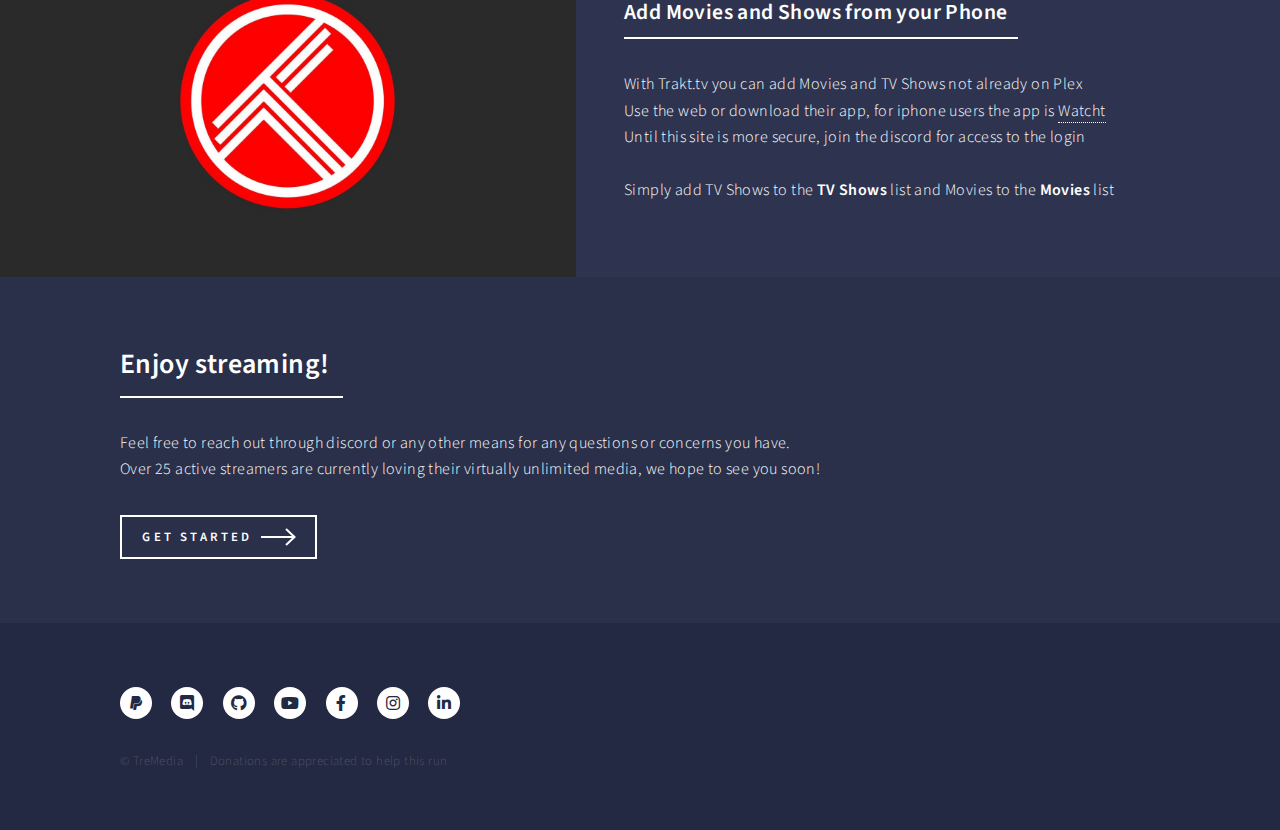
<file: treplex.html>
<!DOCTYPE HTML>

<html>
	<head>
		<title>TreMedia - Affordable Content</title>
		<meta charset="utf-8" />
		<meta name="viewport" content="width=device-width, initial-scale=1, user-scalable=no" />
		<link rel="stylesheet" href="assets/css/main.css" />
		<noscript><link rel="stylesheet" href="assets/css/noscript.css" /></noscript>
	</head>
	<body class="is-preload">

		<!-- Wrapper -->
			<div id="wrapper">

				<!-- Header -->
				<!-- Note: The "styleN" class below should match that of the banner element. -->
					<header id="header" class="alt style1">
						<a href="index.html" class="logo"><strong>TreMedia</strong> <span>Affordable Content</span></a>
						<nav>
							<a href="#menu">Menu</a>
						</nav>
					</header>

				<!-- Menu -->
					<nav id="menu">
						<ul class="links">
							<li><a href="https://tremedia.tk/treplex">TrePlex</a></li>
							<li><a href="https://tremedia.tk/trelib">TreLib</a></li>
							<li><a href="https://tremedia.tk/trecloud">TreCloud</a></li>
							<li><a href="https://tremedia.tk/discord">Discord</a></li>
							<li><a href="https://tremedia.tk/3dprints">3D Prints</a></li>
							<li><a href="https://tremedia.tk/github">GitHub</a></li>
						</ul>
						<ul class="actions stacked">
							<li><a href="https://tremedia.tk" class="button primary fit">Home</a></li>
							<li><a href="#" class="button fit">Log In</a></li>
						</ul>
					</nav>

				<!-- Banner -->
				<!-- Note: The "styleN" class below should match that of the header element. -->
					<section id="banner" class="style1">
						<div class="inner">
							<span class="image">
								<img src="images/pic07.jpg" alt="" />
							</span>
							<header class="major">
								<h1>TrePlex</h1>
							</header>
							<div class="content">
								<p>My plex server is a great way to get all the TV Shows, Movies, Music and more you want
									<br />without having to pay for numerous streaming services.
								</p>
							</div>
						</div>
					</section>

				<!-- Main -->
					<div id="main">

						<!-- One -->
							<section id="one">
								<div class="inner">
									<header class="major">
										<h2>6000+ Movies and 640+ TV Shows</h2>
									</header>
									<p>Welcome to one of the most advanced plex servers out there!
										<br />This automated server tracks and monitors many lists for Movies and TV shows so great content is available instantaneously.
										<br />This also means that newly aired TV shows are available within hours of their original airing.
										<br />Your Show or Movie not available? No problem! Use Trakt.tv to add it to the automation and watch momentarily.
										<br /> 
									</p>
								</div>
							</section>

						<!-- Two -->
							<section id="two" class="spotlights">
								<section>
									<a href="https://plex.tv/sign-up" target="_blank" class="image">
										<img src="images/plex.jpg" alt="" data-position="center center" />
									</a>
									<div class="content">
										<div class="inner">
											<header class="major">
												<h3>Create a Free Plex Account</h3>
											</header>
											<p>Sign up for your free <b>Plex</b> account here
												<br />Make sure to remember your <b>Username</b> or <b>Password</b>
												<br />
												<br />You'll need to send me either of those so I can grant you access
											</p>
										</div>
									</div>
								</section>
								<section>
									<a href="https://paypal.me/trevere/35" target="_blank" class="image">
										<img src="images/paypal.jpg" alt="" data-position="top center" />
									</a>
									<div class="content">
										<div class="inner">
											<header class="major">
												<h3>Donate for Access: $35/yr</h3>
											</header>
											<p>This is only possible through donations
												<br />Paypal seems to work the easiest
												<br />But I do accept Venmo, Google Pay, cash or check
												<br />
												<br />Leave a note on the donation with your email or
												<br />username used to sign up and I will grant you access
											</p>
										</div>
									</div>
								</section>
								<section>
									<a href="https://trakt.tv" target="_blank" class="image">
										<img src="images/trakt.jpg" alt="" data-position="25% 25%" />
									</a>
									<div class="content">
										<div class="inner">
											<header class="major">
												<h3>Add Movies and Shows from your Phone</h3>
											</header>
											<p>With Trakt.tv you can add Movies and TV Shows not already on Plex
												<br />Use the web or download their app, for iphone users the app is <a href="https://apps.apple.com/us/app/watcht-for-trakt/id1396920723" target="_blank">Watcht</a>
												<br />Until this site is more secure, join the discord for access to the login
												<br />
												<br />Simply add TV Shows to the <B>TV Shows</B> list and Movies to the <b>Movies</b> list
											</p>
										</div>
									</div>
								</section>
							</section>

						<!-- Three -->
							<section id="three">
								<div class="inner">
									<header class="major">
										<h2>Enjoy streaming!</h2>
									</header>
									<p>Feel free to reach out through discord or any other means for any questions or concerns you have.
										<br />Over 25 active streamers are currently loving their virtually unlimited media, we hope to see you soon!
									</p>
									<ul class="actions">
										<li><a href="generic.html" class="button next">Get Started</a></li>
									</ul>
								</div>
							</section>

					</div>

				<!-- Footer -->
					<footer id="footer">
						<div class="inner">
							<ul class="icons">
								<li><a href="https://paypal.me/trevere" target="_blank" class="icon brands alt fa-paypal"><span class="label">Paypal</span></a></li>
								<li><a href="https://discord.gg/Wz98wd2PAZ" target="_blank" class="icon brands alt fa-discord"><span class="label">Discord</span></a></li>
								<li><a href="https://github.com/pray4tre" target="_blank" class="icon brands alt fa-github"><span class="label">GitHub</span></a></li>
								<li><a href="https://youtube.com/pray4tre" target="_blank" class="icon brands alt fa-youtube"><span class="label">YouTube</span></a></li>
								<li><a href="https://www.facebook.com/trevere/" target="_blank" class="icon brands alt fa-facebook-f"><span class="label">Facebook</span></a></li>
								<li><a href="https://www.instagram.com/pray4tre/" target ="_blank" class="icon brands alt fa-instagram"><span class="label">Instagram</span></a></li>
								<li><a href="https://www.linkedin.com/in/tehrfurth/" target="_blank" class="icon brands alt fa-linkedin-in"><span class="label">LinkedIn</span></a></li>
							</ul>
							<ul class="copyright">
								<li>&copy; TreMedia</li><li>Donations are appreciated to help this run</li>
							</ul>
						</div>
					</footer>

			</div>

		<!-- Scripts -->
			<script src="assets/js/jquery.min.js"></script>
			<script src="assets/js/jquery.scrolly.min.js"></script>
			<script src="assets/js/jquery.scrollex.min.js"></script>
			<script src="assets/js/browser.min.js"></script>
			<script src="assets/js/breakpoints.min.js"></script>
			<script src="assets/js/util.js"></script>
			<script src="assets/js/main.js"></script>

	</body>
</html>
</file>
<file: assets/css/noscript.css>
/*
	Forty by HTML5 UP
	html5up.net | @ajlkn
	Free for personal and commercial use under the CCA 3.0 license (html5up.net/license)
*/

/* Banner */

	body.is-preload #banner:after {
		opacity: 0.85;
	}

	body.is-preload #banner > .inner {
		-moz-filter: none;
		-webkit-filter: none;
		-ms-filter: none;
		filter: none;
		-moz-transform: none;
		-webkit-transform: none;
		-ms-transform: none;
		transform: none;
		opacity: 1;
	}
</file>
<file: assets/css/main.css>
@import url(fontawesome-all.min.css);
@import url("https://fonts.googleapis.com/css?family=Source+Sans+Pro:300,300italic,600,600italic");


html, body, div, span, applet, object,
iframe, h1, h2, h3, h4, h5, h6, p, blockquote,
pre, a, abbr, acronym, address, big, cite,
code, del, dfn, em, img, ins, kbd, q, s, samp,
small, strike, strong, sub, sup, tt, var, b,
u, i, center, dl, dt, dd, ol, ul, li, fieldset,
form, label, legend, table, caption, tbody,
tfoot, thead, tr, th, td, article, aside,
canvas, details, embed, figure, figcaption,
footer, header, hgroup, menu, nav, output, ruby,
section, summary, time, mark, audio, video {
	margin: 0;
	padding: 0;
	border: 0;
	font-size: 100%;
	font: inherit;
	vertical-align: baseline;}

article, aside, details, figcaption, figure,
footer, header, hgroup, menu, nav, section {
	display: block;}

body {
	line-height: 1;
}

ol, ul {
	list-style: none;
}

blockquote, q {
	quotes: none;
}

	blockquote:before, blockquote:after, q:before, q:after {
		content: '';
		content: none;
	}

table {
	border-collapse: collapse;
	border-spacing: 0;
}

body {
	-webkit-text-size-adjust: none;
}

mark {
	background-color: transparent;
	color: inherit;
}

input::-moz-focus-inner {
	border: 0;
	padding: 0;
}

input, select, textarea {
	-moz-appearance: none;
	-webkit-appearance: none;
	-ms-appearance: none;
	appearance: none;
}

/* Basic */

	@-ms-viewport {
		width: device-width;
	}

	body {
		-ms-overflow-style: scrollbar;
	}

	@media screen and (max-width: 480px) {

		html, body {
			min-width: 320px;
		}

	}

	html {
		box-sizing: border-box;
	}

	*, *:before, *:after {
		box-sizing: inherit;
	}

	body {
		background: #242943;
	}

		body.is-preload *, body.is-preload *:before, body.is-preload *:after {
			-moz-animation: none !important;
			-webkit-animation: none !important;
			-ms-animation: none !important;
			animation: none !important;
			-moz-transition: none !important;
			-webkit-transition: none !important;
			-ms-transition: none !important;
			transition: none !important;
		}

/* Type */

	body, input, select, textarea {
		color: #ffffff;
		font-family: "Source Sans Pro", Helvetica, sans-serif;
		font-size: 17pt;
		font-weight: 300;
		letter-spacing: 0.025em;
		line-height: 1.65;
	}

		@media screen and (max-width: 1680px) {

			body, input, select, textarea {
				font-size: 14pt;
			}

		}

		@media screen and (max-width: 1280px) {

			body, input, select, textarea {
				font-size: 12pt;
			}

		}

		@media screen and (max-width: 360px) {

			body, input, select, textarea {
				font-size: 11pt;
			}

		}

	a {
		-moz-transition: color 0.2s ease-in-out, border-bottom-color 0.2s ease-in-out;
		-webkit-transition: color 0.2s ease-in-out, border-bottom-color 0.2s ease-in-out;
		-ms-transition: color 0.2s ease-in-out, border-bottom-color 0.2s ease-in-out;
		transition: color 0.2s ease-in-out, border-bottom-color 0.2s ease-in-out;
		border-bottom: dotted 1px;
		color: inherit;
		text-decoration: none;
	}

		a:hover {
			border-bottom-color: transparent;
			color: #9bf1ff !important;
		}

		a:active {
			color: #53e3fb !important;
		}

	strong, b {
		color: #ffffff;
		font-weight: 600;
	}

	em, i {
		font-style: italic;
	}

	p {
		margin: 0 0 2em 0;
	}

	h1, h2, h3, h4, h5, h6 {
		color: #ffffff;
		font-weight: 600;
		line-height: 1.65;
		margin: 0 0 1em 0;
	}

		h1 a, h2 a, h3 a, h4 a, h5 a, h6 a {
			color: inherit;
			border-bottom: 0;
		}

	h1 {
		font-size: 2.5em;
	}

	h2 {
		font-size: 1.75em;
	}

	h3 {
		font-size: 1.35em;
	}

	h4 {
		font-size: 1.1em;
	}

	h5 {
		font-size: 0.9em;
	}

	h6 {
		font-size: 0.7em;
	}

	@media screen and (max-width: 736px) {

		h1 {
			font-size: 2em;
		}

		h2 {
			font-size: 1.5em;
		}

		h3 {
			font-size: 1.25em;
		}

	}

	sub {
		font-size: 0.8em;
		position: relative;
		top: 0.5em;
	}

	sup {
		font-size: 0.8em;
		position: relative;
		top: -0.5em;
	}

	blockquote {
		border-left: solid 4px rgba(212, 212, 255, 0.1);
		font-style: italic;
		margin: 0 0 2em 0;
		padding: 0.5em 0 0.5em 2em;
	}

	code {
		background: rgba(212, 212, 255, 0.035);
		font-family: "Courier New", monospace;
		font-size: 0.9em;
		margin: 0 0.25em;
		padding: 0.25em 0.65em;
	}

	pre {
		-webkit-overflow-scrolling: touch;
		font-family: "Courier New", monospace;
		font-size: 0.9em;
		margin: 0 0 2em 0;
	}

		pre code {
			display: block;
			line-height: 1.75;
			padding: 1em 1.5em;
			overflow-x: auto;
		}

	hr {
		border: 0;
		border-bottom: solid 1px rgba(212, 212, 255, 0.1);
		margin: 2em 0;
	}

		hr.major {
			margin: 3em 0;
		}

	.align-left {
		text-align: left;
	}

	.align-center {
		text-align: center;
	}

	.align-right {
		text-align: right;
	}

/* Row */

	.row {
		display: flex;
		flex-wrap: wrap;
		box-sizing: border-box;
		align-items: stretch;
	}

		.row > * {
			box-sizing: border-box;
		}

		.row.gtr-uniform > * > :last-child {
			margin-bottom: 0;
		}

		.row.aln-left {
			justify-content: flex-start;
		}

		.row.aln-center {
			justify-content: center;
		}

		.row.aln-right {
			justify-content: flex-end;
		}

		.row.aln-top {
			align-items: flex-start;
		}

		.row.aln-middle {
			align-items: center;
		}

		.row.aln-bottom {
			align-items: flex-end;
		}

		.row > .imp {
			order: -1;
		}

		.row > .col-1 {
			width: 8.33333%;
		}

		.row > .off-1 {
			margin-left: 8.33333%;
		}

		.row > .col-2 {
			width: 16.66667%;
		}

		.row > .off-2 {
			margin-left: 16.66667%;
		}

		.row > .col-3 {
			width: 25%;
		}

		.row > .off-3 {
			margin-left: 25%;
		}

		.row > .col-4 {
			width: 33.33333%;
		}

		.row > .off-4 {
			margin-left: 33.33333%;
		}

		.row > .col-5 {
			width: 41.66667%;
		}

		.row > .off-5 {
			margin-left: 41.66667%;
		}

		.row > .col-6 {
			width: 50%;
		}

		.row > .off-6 {
			margin-left: 50%;
		}

		.row > .col-7 {
			width: 58.33333%;
		}

		.row > .off-7 {
			margin-left: 58.33333%;
		}

		.row > .col-8 {
			width: 66.66667%;
		}

		.row > .off-8 {
			margin-left: 66.66667%;
		}

		.row > .col-9 {
			width: 75%;
		}

		.row > .off-9 {
			margin-left: 75%;
		}

		.row > .col-10 {
			width: 83.33333%;
		}

		.row > .off-10 {
			margin-left: 83.33333%;
		}

		.row > .col-11 {
			width: 91.66667%;
		}

		.row > .off-11 {
			margin-left: 91.66667%;
		}

		.row > .col-12 {
			width: 100%;
		}

		.row > .off-12 {
			margin-left: 100%;
		}

		.row.gtr-0 {
			margin-top: 0;
			margin-left: 0em;
		}

			.row.gtr-0 > * {
				padding: 0 0 0 0em;
			}

			.row.gtr-0.gtr-uniform {
				margin-top: 0em;
			}

				.row.gtr-0.gtr-uniform > * {
					padding-top: 0em;
				}

		.row.gtr-25 {
			margin-top: 0;
			margin-left: -0.5em;
		}

			.row.gtr-25 > * {
				padding: 0 0 0 0.5em;
			}

			.row.gtr-25.gtr-uniform {
				margin-top: -0.5em;
			}

				.row.gtr-25.gtr-uniform > * {
					padding-top: 0.5em;
				}

		.row.gtr-50 {
			margin-top: 0;
			margin-left: -1em;
		}

			.row.gtr-50 > * {
				padding: 0 0 0 1em;
			}

			.row.gtr-50.gtr-uniform {
				margin-top: -1em;
			}

				.row.gtr-50.gtr-uniform > * {
					padding-top: 1em;
				}

		.row {
			margin-top: 0;
			margin-left: -2em;
		}

			.row > * {
				padding: 0 0 0 2em;
			}

			.row.gtr-uniform {
				margin-top: -2em;
			}

				.row.gtr-uniform > * {
					padding-top: 2em;
				}

		.row.gtr-150 {
			margin-top: 0;
			margin-left: -3em;
		}

			.row.gtr-150 > * {
				padding: 0 0 0 3em;
			}

			.row.gtr-150.gtr-uniform {
				margin-top: -3em;
			}

				.row.gtr-150.gtr-uniform > * {
					padding-top: 3em;
				}

		.row.gtr-200 {
			margin-top: 0;
			margin-left: -4em;
		}

			.row.gtr-200 > * {
				padding: 0 0 0 4em;
			}

			.row.gtr-200.gtr-uniform {
				margin-top: -4em;
			}

				.row.gtr-200.gtr-uniform > * {
					padding-top: 4em;
				}

		@media screen and (max-width: 1680px) {

			.row {
				display: flex;
				flex-wrap: wrap;
				box-sizing: border-box;
				align-items: stretch;
			}

				.row > * {
					box-sizing: border-box;
				}

				.row.gtr-uniform > * > :last-child {
					margin-bottom: 0;
				}

				.row.aln-left {
					justify-content: flex-start;
				}

				.row.aln-center {
					justify-content: center;
				}

				.row.aln-right {
					justify-content: flex-end;
				}

				.row.aln-top {
					align-items: flex-start;
				}

				.row.aln-middle {
					align-items: center;
				}

				.row.aln-bottom {
					align-items: flex-end;
				}

				.row > .imp-xlarge {
					order: -1;
				}

				.row > .col-1-xlarge {
					width: 8.33333%;
				}

				.row > .off-1-xlarge {
					margin-left: 8.33333%;
				}

				.row > .col-2-xlarge {
					width: 16.66667%;
				}

				.row > .off-2-xlarge {
					margin-left: 16.66667%;
				}

				.row > .col-3-xlarge {
					width: 25%;
				}

				.row > .off-3-xlarge {
					margin-left: 25%;
				}

				.row > .col-4-xlarge {
					width: 33.33333%;
				}

				.row > .off-4-xlarge {
					margin-left: 33.33333%;
				}

				.row > .col-5-xlarge {
					width: 41.66667%;
				}

				.row > .off-5-xlarge {
					margin-left: 41.66667%;
				}

				.row > .col-6-xlarge {
					width: 50%;
				}

				.row > .off-6-xlarge {
					margin-left: 50%;
				}

				.row > .col-7-xlarge {
					width: 58.33333%;
				}

				.row > .off-7-xlarge {
					margin-left: 58.33333%;
				}

				.row > .col-8-xlarge {
					width: 66.66667%;
				}

				.row > .off-8-xlarge {
					margin-left: 66.66667%;
				}

				.row > .col-9-xlarge {
					width: 75%;
				}

				.row > .off-9-xlarge {
					margin-left: 75%;
				}

				.row > .col-10-xlarge {
					width: 83.33333%;
				}

				.row > .off-10-xlarge {
					margin-left: 83.33333%;
				}

				.row > .col-11-xlarge {
					width: 91.66667%;
				}

				.row > .off-11-xlarge {
					margin-left: 91.66667%;
				}

				.row > .col-12-xlarge {
					width: 100%;
				}

				.row > .off-12-xlarge {
					margin-left: 100%;
				}

				.row.gtr-0 {
					margin-top: 0;
					margin-left: 0em;
				}

					.row.gtr-0 > * {
						padding: 0 0 0 0em;
					}

					.row.gtr-0.gtr-uniform {
						margin-top: 0em;
					}

						.row.gtr-0.gtr-uniform > * {
							padding-top: 0em;
						}

				.row.gtr-25 {
					margin-top: 0;
					margin-left: -0.5em;
				}

					.row.gtr-25 > * {
						padding: 0 0 0 0.5em;
					}

					.row.gtr-25.gtr-uniform {
						margin-top: -0.5em;
					}

						.row.gtr-25.gtr-uniform > * {
							padding-top: 0.5em;
						}

				.row.gtr-50 {
					margin-top: 0;
					margin-left: -1em;
				}

					.row.gtr-50 > * {
						padding: 0 0 0 1em;
					}

					.row.gtr-50.gtr-uniform {
						margin-top: -1em;
					}

						.row.gtr-50.gtr-uniform > * {
							padding-top: 1em;
						}

				.row {
					margin-top: 0;
					margin-left: -2em;
				}

					.row > * {
						padding: 0 0 0 2em;
					}

					.row.gtr-uniform {
						margin-top: -2em;
					}

						.row.gtr-uniform > * {
							padding-top: 2em;
						}

				.row.gtr-150 {
					margin-top: 0;
					margin-left: -3em;
				}

					.row.gtr-150 > * {
						padding: 0 0 0 3em;
					}

					.row.gtr-150.gtr-uniform {
						margin-top: -3em;
					}

						.row.gtr-150.gtr-uniform > * {
							padding-top: 3em;
						}

				.row.gtr-200 {
					margin-top: 0;
					margin-left: -4em;
				}

					.row.gtr-200 > * {
						padding: 0 0 0 4em;
					}

					.row.gtr-200.gtr-uniform {
						margin-top: -4em;
					}

						.row.gtr-200.gtr-uniform > * {
							padding-top: 4em;
						}

		}

		@media screen and (max-width: 1280px) {

			.row {
				display: flex;
				flex-wrap: wrap;
				box-sizing: border-box;
				align-items: stretch;
			}

				.row > * {
					box-sizing: border-box;
				}

				.row.gtr-uniform > * > :last-child {
					margin-bottom: 0;
				}

				.row.aln-left {
					justify-content: flex-start;
				}

				.row.aln-center {
					justify-content: center;
				}

				.row.aln-right {
					justify-content: flex-end;
				}

				.row.aln-top {
					align-items: flex-start;
				}

				.row.aln-middle {
					align-items: center;
				}

				.row.aln-bottom {
					align-items: flex-end;
				}

				.row > .imp-large {
					order: -1;
				}

				.row > .col-1-large {
					width: 8.33333%;
				}

				.row > .off-1-large {
					margin-left: 8.33333%;
				}

				.row > .col-2-large {
					width: 16.66667%;
				}

				.row > .off-2-large {
					margin-left: 16.66667%;
				}

				.row > .col-3-large {
					width: 25%;
				}

				.row > .off-3-large {
					margin-left: 25%;
				}

				.row > .col-4-large {
					width: 33.33333%;
				}

				.row > .off-4-large {
					margin-left: 33.33333%;
				}

				.row > .col-5-large {
					width: 41.66667%;
				}

				.row > .off-5-large {
					margin-left: 41.66667%;
				}

				.row > .col-6-large {
					width: 50%;
				}

				.row > .off-6-large {
					margin-left: 50%;
				}

				.row > .col-7-large {
					width: 58.33333%;
				}

				.row > .off-7-large {
					margin-left: 58.33333%;
				}

				.row > .col-8-large {
					width: 66.66667%;
				}

				.row > .off-8-large {
					margin-left: 66.66667%;
				}

				.row > .col-9-large {
					width: 75%;
				}

				.row > .off-9-large {
					margin-left: 75%;
				}

				.row > .col-10-large {
					width: 83.33333%;
				}

				.row > .off-10-large {
					margin-left: 83.33333%;
				}

				.row > .col-11-large {
					width: 91.66667%;
				}

				.row > .off-11-large {
					margin-left: 91.66667%;
				}

				.row > .col-12-large {
					width: 100%;
				}

				.row > .off-12-large {
					margin-left: 100%;
				}

				.row.gtr-0 {
					margin-top: 0;
					margin-left: 0em;
				}

					.row.gtr-0 > * {
						padding: 0 0 0 0em;
					}

					.row.gtr-0.gtr-uniform {
						margin-top: 0em;
					}

						.row.gtr-0.gtr-uniform > * {
							padding-top: 0em;
						}

				.row.gtr-25 {
					margin-top: 0;
					margin-left: -0.375em;
				}

					.row.gtr-25 > * {
						padding: 0 0 0 0.375em;
					}

					.row.gtr-25.gtr-uniform {
						margin-top: -0.375em;
					}

						.row.gtr-25.gtr-uniform > * {
							padding-top: 0.375em;
						}

				.row.gtr-50 {
					margin-top: 0;
					margin-left: -0.75em;
				}

					.row.gtr-50 > * {
						padding: 0 0 0 0.75em;
					}

					.row.gtr-50.gtr-uniform {
						margin-top: -0.75em;
					}

						.row.gtr-50.gtr-uniform > * {
							padding-top: 0.75em;
						}

				.row {
					margin-top: 0;
					margin-left: -1.5em;
				}

					.row > * {
						padding: 0 0 0 1.5em;
					}

					.row.gtr-uniform {
						margin-top: -1.5em;
					}

						.row.gtr-uniform > * {
							padding-top: 1.5em;
						}

				.row.gtr-150 {
					margin-top: 0;
					margin-left: -2.25em;
				}

					.row.gtr-150 > * {
						padding: 0 0 0 2.25em;
					}

					.row.gtr-150.gtr-uniform {
						margin-top: -2.25em;
					}

						.row.gtr-150.gtr-uniform > * {
							padding-top: 2.25em;
						}

				.row.gtr-200 {
					margin-top: 0;
					margin-left: -3em;
				}

					.row.gtr-200 > * {
						padding: 0 0 0 3em;
					}

					.row.gtr-200.gtr-uniform {
						margin-top: -3em;
					}

						.row.gtr-200.gtr-uniform > * {
							padding-top: 3em;
						}

		}

		@media screen and (max-width: 980px) {

			.row {
				display: flex;
				flex-wrap: wrap;
				box-sizing: border-box;
				align-items: stretch;
			}

				.row > * {
					box-sizing: border-box;
				}

				.row.gtr-uniform > * > :last-child {
					margin-bottom: 0;
				}

				.row.aln-left {
					justify-content: flex-start;
				}

				.row.aln-center {
					justify-content: center;
				}

				.row.aln-right {
					justify-content: flex-end;
				}

				.row.aln-top {
					align-items: flex-start;
				}

				.row.aln-middle {
					align-items: center;
				}

				.row.aln-bottom {
					align-items: flex-end;
				}

				.row > .imp-medium {
					order: -1;
				}

				.row > .col-1-medium {
					width: 8.33333%;
				}

				.row > .off-1-medium {
					margin-left: 8.33333%;
				}

				.row > .col-2-medium {
					width: 16.66667%;
				}

				.row > .off-2-medium {
					margin-left: 16.66667%;
				}

				.row > .col-3-medium {
					width: 25%;
				}

				.row > .off-3-medium {
					margin-left: 25%;
				}

				.row > .col-4-medium {
					width: 33.33333%;
				}

				.row > .off-4-medium {
					margin-left: 33.33333%;
				}

				.row > .col-5-medium {
					width: 41.66667%;
				}

				.row > .off-5-medium {
					margin-left: 41.66667%;
				}

				.row > .col-6-medium {
					width: 50%;
				}

				.row > .off-6-medium {
					margin-left: 50%;
				}

				.row > .col-7-medium {
					width: 58.33333%;
				}

				.row > .off-7-medium {
					margin-left: 58.33333%;
				}

				.row > .col-8-medium {
					width: 66.66667%;
				}

				.row > .off-8-medium {
					margin-left: 66.66667%;
				}

				.row > .col-9-medium {
					width: 75%;
				}

				.row > .off-9-medium {
					margin-left: 75%;
				}

				.row > .col-10-medium {
					width: 83.33333%;
				}

				.row > .off-10-medium {
					margin-left: 83.33333%;
				}

				.row > .col-11-medium {
					width: 91.66667%;
				}

				.row > .off-11-medium {
					margin-left: 91.66667%;
				}

				.row > .col-12-medium {
					width: 100%;
				}

				.row > .off-12-medium {
					margin-left: 100%;
				}

				.row.gtr-0 {
					margin-top: 0;
					margin-left: 0em;
				}

					.row.gtr-0 > * {
						padding: 0 0 0 0em;
					}

					.row.gtr-0.gtr-uniform {
						margin-top: 0em;
					}

						.row.gtr-0.gtr-uniform > * {
							padding-top: 0em;
						}

				.row.gtr-25 {
					margin-top: 0;
					margin-left: -0.375em;
				}

					.row.gtr-25 > * {
						padding: 0 0 0 0.375em;
					}

					.row.gtr-25.gtr-uniform {
						margin-top: -0.375em;
					}

						.row.gtr-25.gtr-uniform > * {
							padding-top: 0.375em;
						}

				.row.gtr-50 {
					margin-top: 0;
					margin-left: -0.75em;
				}

					.row.gtr-50 > * {
						padding: 0 0 0 0.75em;
					}

					.row.gtr-50.gtr-uniform {
						margin-top: -0.75em;
					}

						.row.gtr-50.gtr-uniform > * {
							padding-top: 0.75em;
						}

				.row {
					margin-top: 0;
					margin-left: -1.5em;
				}

					.row > * {
						padding: 0 0 0 1.5em;
					}

					.row.gtr-uniform {
						margin-top: -1.5em;
					}

						.row.gtr-uniform > * {
							padding-top: 1.5em;
						}

				.row.gtr-150 {
					margin-top: 0;
					margin-left: -2.25em;
				}

					.row.gtr-150 > * {
						padding: 0 0 0 2.25em;
					}

					.row.gtr-150.gtr-uniform {
						margin-top: -2.25em;
					}

						.row.gtr-150.gtr-uniform > * {
							padding-top: 2.25em;
						}

				.row.gtr-200 {
					margin-top: 0;
					margin-left: -3em;
				}

					.row.gtr-200 > * {
						padding: 0 0 0 3em;
					}

					.row.gtr-200.gtr-uniform {
						margin-top: -3em;
					}

						.row.gtr-200.gtr-uniform > * {
							padding-top: 3em;
						}

		}

		@media screen and (max-width: 736px) {

			.row {
				display: flex;
				flex-wrap: wrap;
				box-sizing: border-box;
				align-items: stretch;
			}

				.row > * {
					box-sizing: border-box;
				}

				.row.gtr-uniform > * > :last-child {
					margin-bottom: 0;
				}

				.row.aln-left {
					justify-content: flex-start;
				}

				.row.aln-center {
					justify-content: center;
				}

				.row.aln-right {
					justify-content: flex-end;
				}

				.row.aln-top {
					align-items: flex-start;
				}

				.row.aln-middle {
					align-items: center;
				}

				.row.aln-bottom {
					align-items: flex-end;
				}

				.row > .imp-small {
					order: -1;
				}

				.row > .col-1-small {
					width: 8.33333%;
				}

				.row > .off-1-small {
					margin-left: 8.33333%;
				}

				.row > .col-2-small {
					width: 16.66667%;
				}

				.row > .off-2-small {
					margin-left: 16.66667%;
				}

				.row > .col-3-small {
					width: 25%;
				}

				.row > .off-3-small {
					margin-left: 25%;
				}

				.row > .col-4-small {
					width: 33.33333%;
				}

				.row > .off-4-small {
					margin-left: 33.33333%;
				}

				.row > .col-5-small {
					width: 41.66667%;
				}

				.row > .off-5-small {
					margin-left: 41.66667%;
				}

				.row > .col-6-small {
					width: 50%;
				}

				.row > .off-6-small {
					margin-left: 50%;
				}

				.row > .col-7-small {
					width: 58.33333%;
				}

				.row > .off-7-small {
					margin-left: 58.33333%;
				}

				.row > .col-8-small {
					width: 66.66667%;
				}

				.row > .off-8-small {
					margin-left: 66.66667%;
				}

				.row > .col-9-small {
					width: 75%;
				}

				.row > .off-9-small {
					margin-left: 75%;
				}

				.row > .col-10-small {
					width: 83.33333%;
				}

				.row > .off-10-small {
					margin-left: 83.33333%;
				}

				.row > .col-11-small {
					width: 91.66667%;
				}

				.row > .off-11-small {
					margin-left: 91.66667%;
				}

				.row > .col-12-small {
					width: 100%;
				}

				.row > .off-12-small {
					margin-left: 100%;
				}

				.row.gtr-0 {
					margin-top: 0;
					margin-left: 0em;
				}

					.row.gtr-0 > * {
						padding: 0 0 0 0em;
					}

					.row.gtr-0.gtr-uniform {
						margin-top: 0em;
					}

						.row.gtr-0.gtr-uniform > * {
							padding-top: 0em;
						}

				.row.gtr-25 {
					margin-top: 0;
					margin-left: -0.3125em;
				}

					.row.gtr-25 > * {
						padding: 0 0 0 0.3125em;
					}

					.row.gtr-25.gtr-uniform {
						margin-top: -0.3125em;
					}

						.row.gtr-25.gtr-uniform > * {
							padding-top: 0.3125em;
						}

				.row.gtr-50 {
					margin-top: 0;
					margin-left: -0.625em;
				}

					.row.gtr-50 > * {
						padding: 0 0 0 0.625em;
					}

					.row.gtr-50.gtr-uniform {
						margin-top: -0.625em;
					}

						.row.gtr-50.gtr-uniform > * {
							padding-top: 0.625em;
						}

				.row {
					margin-top: 0;
					margin-left: -1.25em;
				}

					.row > * {
						padding: 0 0 0 1.25em;
					}

					.row.gtr-uniform {
						margin-top: -1.25em;
					}

						.row.gtr-uniform > * {
							padding-top: 1.25em;
						}

				.row.gtr-150 {
					margin-top: 0;
					margin-left: -1.875em;
				}

					.row.gtr-150 > * {
						padding: 0 0 0 1.875em;
					}

					.row.gtr-150.gtr-uniform {
						margin-top: -1.875em;
					}

						.row.gtr-150.gtr-uniform > * {
							padding-top: 1.875em;
						}

				.row.gtr-200 {
					margin-top: 0;
					margin-left: -2.5em;
				}

					.row.gtr-200 > * {
						padding: 0 0 0 2.5em;
					}

					.row.gtr-200.gtr-uniform {
						margin-top: -2.5em;
					}

						.row.gtr-200.gtr-uniform > * {
							padding-top: 2.5em;
						}

		}

		@media screen and (max-width: 480px) {

			.row {
				display: flex;
				flex-wrap: wrap;
				box-sizing: border-box;
				align-items: stretch;
			}

				.row > * {
					box-sizing: border-box;
				}

				.row.gtr-uniform > * > :last-child {
					margin-bottom: 0;
				}

				.row.aln-left {
					justify-content: flex-start;
				}

				.row.aln-center {
					justify-content: center;
				}

				.row.aln-right {
					justify-content: flex-end;
				}

				.row.aln-top {
					align-items: flex-start;
				}

				.row.aln-middle {
					align-items: center;
				}

				.row.aln-bottom {
					align-items: flex-end;
				}

				.row > .imp-xsmall {
					order: -1;
				}

				.row > .col-1-xsmall {
					width: 8.33333%;
				}

				.row > .off-1-xsmall {
					margin-left: 8.33333%;
				}

				.row > .col-2-xsmall {
					width: 16.66667%;
				}

				.row > .off-2-xsmall {
					margin-left: 16.66667%;
				}

				.row > .col-3-xsmall {
					width: 25%;
				}

				.row > .off-3-xsmall {
					margin-left: 25%;
				}

				.row > .col-4-xsmall {
					width: 33.33333%;
				}

				.row > .off-4-xsmall {
					margin-left: 33.33333%;
				}

				.row > .col-5-xsmall {
					width: 41.66667%;
				}

				.row > .off-5-xsmall {
					margin-left: 41.66667%;
				}

				.row > .col-6-xsmall {
					width: 50%;
				}

				.row > .off-6-xsmall {
					margin-left: 50%;
				}

				.row > .col-7-xsmall {
					width: 58.33333%;
				}

				.row > .off-7-xsmall {
					margin-left: 58.33333%;
				}

				.row > .col-8-xsmall {
					width: 66.66667%;
				}

				.row > .off-8-xsmall {
					margin-left: 66.66667%;
				}

				.row > .col-9-xsmall {
					width: 75%;
				}

				.row > .off-9-xsmall {
					margin-left: 75%;
				}

				.row > .col-10-xsmall {
					width: 83.33333%;
				}

				.row > .off-10-xsmall {
					margin-left: 83.33333%;
				}

				.row > .col-11-xsmall {
					width: 91.66667%;
				}

				.row > .off-11-xsmall {
					margin-left: 91.66667%;
				}

				.row > .col-12-xsmall {
					width: 100%;
				}

				.row > .off-12-xsmall {
					margin-left: 100%;
				}

				.row.gtr-0 {
					margin-top: 0;
					margin-left: 0em;
				}

					.row.gtr-0 > * {
						padding: 0 0 0 0em;
					}

					.row.gtr-0.gtr-uniform {
						margin-top: 0em;
					}

						.row.gtr-0.gtr-uniform > * {
							padding-top: 0em;
						}

				.row.gtr-25 {
					margin-top: 0;
					margin-left: -0.3125em;
				}

					.row.gtr-25 > * {
						padding: 0 0 0 0.3125em;
					}

					.row.gtr-25.gtr-uniform {
						margin-top: -0.3125em;
					}

						.row.gtr-25.gtr-uniform > * {
							padding-top: 0.3125em;
						}

				.row.gtr-50 {
					margin-top: 0;
					margin-left: -0.625em;
				}

					.row.gtr-50 > * {
						padding: 0 0 0 0.625em;
					}

					.row.gtr-50.gtr-uniform {
						margin-top: -0.625em;
					}

						.row.gtr-50.gtr-uniform > * {
							padding-top: 0.625em;
						}

				.row {
					margin-top: 0;
					margin-left: -1.25em;
				}

					.row > * {
						padding: 0 0 0 1.25em;
					}

					.row.gtr-uniform {
						margin-top: -1.25em;
					}

						.row.gtr-uniform > * {
							padding-top: 1.25em;
						}

				.row.gtr-150 {
					margin-top: 0;
					margin-left: -1.875em;
				}

					.row.gtr-150 > * {
						padding: 0 0 0 1.875em;
					}

					.row.gtr-150.gtr-uniform {
						margin-top: -1.875em;
					}

						.row.gtr-150.gtr-uniform > * {
							padding-top: 1.875em;
						}

				.row.gtr-200 {
					margin-top: 0;
					margin-left: -2.5em;
				}

					.row.gtr-200 > * {
						padding: 0 0 0 2.5em;
					}

					.row.gtr-200.gtr-uniform {
						margin-top: -2.5em;
					}

						.row.gtr-200.gtr-uniform > * {
							padding-top: 2.5em;
						}

		}

/* Section/Article */

	section.special, article.special {
		text-align: center;
	}

	header.major {
		width: -moz-max-content;
		width: -webkit-max-content;
		width: -ms-max-content;
		width: max-content;
		margin-bottom: 2em;
	}

		header.major > :first-child {
			margin-bottom: 0;
			width: calc(100% + 0.5em);
		}

			header.major > :first-child:after {
				content: '';
				background-color: #ffffff;
				display: block;
				height: 2px;
				margin: 0.325em 0 0.5em 0;
				width: 100%;
			}

		header.major > p {
			font-size: 0.7em;
			font-weight: 600;
			letter-spacing: 0.25em;
			margin-bottom: 0;
			text-transform: uppercase;
		}

		body.is-ie header.major > :first-child:after {
			max-width: 9em;
		}

		body.is-ie header.major > h1:after {
			max-width: 100% !important;
		}

	@media screen and (max-width: 736px) {

		header.major > p br {
			display: none;
		}

	}

/* Form */

	form {
		margin: 0 0 2em 0;
	}

		form > :last-child {
			margin-bottom: 0;
		}

		form > .fields {
			display: -moz-flex;
			display: -webkit-flex;
			display: -ms-flex;
			display: flex;
			-moz-flex-wrap: wrap;
			-webkit-flex-wrap: wrap;
			-ms-flex-wrap: wrap;
			flex-wrap: wrap;
			width: calc(100% + 3em);
			margin: -1.5em 0 2em -1.5em;
		}

			form > .fields > .field {
				-moz-flex-grow: 0;
				-webkit-flex-grow: 0;
				-ms-flex-grow: 0;
				flex-grow: 0;
				-moz-flex-shrink: 0;
				-webkit-flex-shrink: 0;
				-ms-flex-shrink: 0;
				flex-shrink: 0;
				padding: 1.5em 0 0 1.5em;
				width: calc(100% - 1.5em);
			}

				form > .fields > .field.half {
					width: calc(50% - 0.75em);
				}

				form > .fields > .field.third {
					width: calc(100%/3 - 0.5em);
				}

				form > .fields > .field.quarter {
					width: calc(25% - 0.375em);
				}

		@media screen and (max-width: 480px) {

			form > .fields {
				width: calc(100% + 3em);
				margin: -1.5em 0 2em -1.5em;
			}

				form > .fields > .field {
					padding: 1.5em 0 0 1.5em;
					width: calc(100% - 1.5em);
				}

					form > .fields > .field.half {
						width: calc(100% - 1.5em);
					}

					form > .fields > .field.third {
						width: calc(100% - 1.5em);
					}

					form > .fields > .field.quarter {
						width: calc(100% - 1.5em);
					}

		}

	label {
		color: #ffffff;
		display: block;
		font-size: 0.8em;
		font-weight: 600;
		letter-spacing: 0.25em;
		margin: 0 0 1em 0;
		text-transform: uppercase;
	}

	input[type="text"],
	input[type="password"],
	input[type="email"],
	input[type="tel"],
	input[type="search"],
	input[type="url"],
	select,
	textarea {
		-moz-appearance: none;
		-webkit-appearance: none;
		-ms-appearance: none;
		appearance: none;
		background: rgba(212, 212, 255, 0.035);
		border: none;
		border-radius: 0;
		color: inherit;
		display: block;
		outline: 0;
		padding: 0 1em;
		text-decoration: none;
		width: 100%;
	}

		input[type="text"]:invalid,
		input[type="password"]:invalid,
		input[type="email"]:invalid,
		input[type="tel"]:invalid,
		input[type="search"]:invalid,
		input[type="url"]:invalid,
		select:invalid,
		textarea:invalid {
			box-shadow: none;
		}

		input[type="text"]:focus,
		input[type="password"]:focus,
		input[type="email"]:focus,
		input[type="tel"]:focus,
		input[type="search"]:focus,
		input[type="url"]:focus,
		select:focus,
		textarea:focus {
			border-color: #9bf1ff;
			box-shadow: 0 0 0 2px #9bf1ff;
		}

	select {
		background-image: url("data:image/svg+xml;charset=utf8,%3Csvg xmlns='http://www.w3.org/2000/svg' width='40' height='40' preserveAspectRatio='none' viewBox='0 0 40 40'%3E%3Cpath d='M9.4,12.3l10.4,10.4l10.4-10.4c0.2-0.2,0.5-0.4,0.9-0.4c0.3,0,0.6,0.1,0.9,0.4l3.3,3.3c0.2,0.2,0.4,0.5,0.4,0.9 c0,0.4-0.1,0.6-0.4,0.9L20.7,31.9c-0.2,0.2-0.5,0.4-0.9,0.4c-0.3,0-0.6-0.1-0.9-0.4L4.3,17.3c-0.2-0.2-0.4-0.5-0.4-0.9 c0-0.4,0.1-0.6,0.4-0.9l3.3-3.3c0.2-0.2,0.5-0.4,0.9-0.4S9.1,12.1,9.4,12.3z' fill='rgba(212, 212, 255, 0.1)' /%3E%3C/svg%3E");
		background-size: 1.25rem;
		background-repeat: no-repeat;
		background-position: calc(100% - 1rem) center;
		height: 2.75em;
		padding-right: 2.75em;
		text-overflow: ellipsis;
	}

		select option {
			color: #ffffff;
			background: #242943;
		}

		select:focus::-ms-value {
			background-color: transparent;
		}

		select::-ms-expand {
			display: none;
		}

	input[type="text"],
	input[type="password"],
	input[type="email"],
	input[type="tel"],
	input[type="search"],
	input[type="url"],
	select {
		height: 2.75em;
	}

	textarea {
		padding: 0.75em 1em;
	}

	input[type="checkbox"],
	input[type="radio"] {
		-moz-appearance: none;
		-webkit-appearance: none;
		-ms-appearance: none;
		appearance: none;
		display: block;
		float: left;
		margin-right: -2em;
		opacity: 0;
		width: 1em;
		z-index: -1;
	}

		input[type="checkbox"] + label,
		input[type="radio"] + label {
			text-decoration: none;
			color: #ffffff;
			cursor: pointer;
			display: inline-block;
			font-weight: 300;
			padding-left: 2.65em;
			padding-right: 0.75em;
			position: relative;
		}

			input[type="checkbox"] + label:before,
			input[type="radio"] + label:before {
				-moz-osx-font-smoothing: grayscale;
				-webkit-font-smoothing: antialiased;
				display: inline-block;
				font-style: normal;
				font-variant: normal;
				text-rendering: auto;
				line-height: 1;
				text-transform: none !important;
				font-family: 'Font Awesome 5 Free';
				font-weight: 900;
			}

			input[type="checkbox"] + label:before,
			input[type="radio"] + label:before {
				background: rgba(212, 212, 255, 0.035);
				content: '';
				display: inline-block;
				font-size: 0.8em;
				height: 2.0625em;
				left: 0;
				letter-spacing: 0;
				line-height: 2.0625em;
				position: absolute;
				text-align: center;
				top: 0;
				width: 2.0625em;
			}

		input[type="checkbox"]:checked + label:before,
		input[type="radio"]:checked + label:before {
			background: #ffffff;
			border-color: #9bf1ff;
			content: '\f00c';
			color: #242943;
		}

		input[type="checkbox"]:focus + label:before,
		input[type="radio"]:focus + label:before {
			box-shadow: 0 0 0 2px #9bf1ff;
		}

	input[type="radio"] + label:before {
		border-radius: 100%;
	}

	::-webkit-input-placeholder {
		color: rgba(244, 244, 255, 0.2) !important;
		opacity: 1.0;
	}

	:-moz-placeholder {
		color: rgba(244, 244, 255, 0.2) !important;
		opacity: 1.0;
	}

	::-moz-placeholder {
		color: rgba(244, 244, 255, 0.2) !important;
		opacity: 1.0;
	}

	:-ms-input-placeholder {
		color: rgba(244, 244, 255, 0.2) !important;
		opacity: 1.0;
	}

/* Box */

	.box {
		border: solid 1px rgba(212, 212, 255, 0.1);
		margin-bottom: 2em;
		padding: 1.5em;
	}

		.box > :last-child,
		.box > :last-child > :last-child,
		.box > :last-child > :last-child > :last-child {
			margin-bottom: 0;
		}

		.box.alt {
			border: 0;
			border-radius: 0;
			padding: 0;
		}

/* Icon */

	.icon {
		text-decoration: none;
		border-bottom: none;
		position: relative;
	}

		.icon:before {
			-moz-osx-font-smoothing: grayscale;
			-webkit-font-smoothing: antialiased;
			display: inline-block;
			font-style: normal;
			font-variant: normal;
			text-rendering: auto;
			line-height: 1;
			text-transform: none !important;
			font-family: 'Font Awesome 5 Free';
			font-weight: 400;
		}

		.icon > .label {
			display: none;
		}

		.icon:before {
			line-height: inherit;
		}

		.icon.solid:before {
			font-weight: 900;
		}

		.icon.brands:before {
			font-family: 'Font Awesome 5 Brands';
		}

		.icon.alt:before {
			background-color: #ffffff;
			border-radius: 100%;
			color: #242943;
			display: inline-block;
			height: 2em;
			line-height: 2em;
			text-align: center;
			width: 2em;
		}

	a.icon.alt:before {
		-moz-transition: background-color 0.2s ease-in-out;
		-webkit-transition: background-color 0.2s ease-in-out;
		-ms-transition: background-color 0.2s ease-in-out;
		transition: background-color 0.2s ease-in-out;
	}

	a.icon.alt:hover:before {
		background-color: #6fc3df;
	}

	a.icon.alt:active:before {
		background-color: #37a6cb;
	}

/* Image */

	.image {
		border: 0;
		display: inline-block;
		position: relative;
	}

		.image img {
			display: block;
		}

		.image.left, .image.right {
			max-width: 30%;
		}

			.image.left img, .image.right img {
				width: 100%;
			}

		.image.left {
			float: left;
			margin: 0 1.5em 1.25em 0;
			top: 0.25em;
		}

		.image.right {
			float: right;
			margin: 0 0 1.25em 1.5em;
			top: 0.25em;
		}

		.image.fit {
			display: block;
			margin: 0 0 2em 0;
			width: 100%;
		}

			.image.fit img {
				width: 100%;
			}

		.image.main {
			display: block;
			margin: 2.5em 0;
			width: 100%;
		}

			.image.main img {
				width: 100%;
			}

			@media screen and (max-width: 736px) {

				.image.main {
					margin: 1.5em 0;
				}

			}

/* List */

	ol {
		list-style: decimal;
		margin: 0 0 2em 0;
		padding-left: 1.25em;
	}

		ol li {
			padding-left: 0.25em;
		}

	ul {
		list-style: disc;
		margin: 0 0 2em 0;
		padding-left: 1em;
	}

		ul li {
			padding-left: 0.5em;
		}

		ul.alt {
			list-style: none;
			padding-left: 0;
		}

			ul.alt li {
				border-top: solid 1px rgba(212, 212, 255, 0.1);
				padding: 0.5em 0;
			}

				ul.alt li:first-child {
					border-top: 0;
					padding-top: 0;
				}

	dl {
		margin: 0 0 2em 0;
	}

		dl dt {
			display: block;
			font-weight: 600;
			margin: 0 0 1em 0;
		}

		dl dd {
			margin-left: 2em;
		}

/* Actions */

	ul.actions {
		display: -moz-flex;
		display: -webkit-flex;
		display: -ms-flex;
		display: flex;
		cursor: default;
		list-style: none;
		margin-left: -1em;
		padding-left: 0;
	}

		ul.actions li {
			padding: 0 0 0 1em;
			vertical-align: middle;
		}

		ul.actions.special {
			-moz-justify-content: center;
			-webkit-justify-content: center;
			-ms-justify-content: center;
			justify-content: center;
			width: 100%;
			margin-left: 0;
		}

			ul.actions.special li:first-child {
				padding-left: 0;
			}

		ul.actions.stacked {
			-moz-flex-direction: column;
			-webkit-flex-direction: column;
			-ms-flex-direction: column;
			flex-direction: column;
			margin-left: 0;
		}

			ul.actions.stacked li {
				padding: 1.3em 0 0 0;
			}

				ul.actions.stacked li:first-child {
					padding-top: 0;
				}

		ul.actions.fit {
			width: calc(100% + 1em);
		}

			ul.actions.fit li {
				-moz-flex-grow: 1;
				-webkit-flex-grow: 1;
				-ms-flex-grow: 1;
				flex-grow: 1;
				-moz-flex-shrink: 1;
				-webkit-flex-shrink: 1;
				-ms-flex-shrink: 1;
				flex-shrink: 1;
				width: 100%;
			}

				ul.actions.fit li > * {
					width: 100%;
				}

			ul.actions.fit.stacked {
				width: 100%;
			}

/* Icons */

	ul.icons {
		cursor: default;
		list-style: none;
		padding-left: 0;
	}

		ul.icons li {
			display: inline-block;
			padding: 0 1em 0 0;
		}

			ul.icons li:last-child {
				padding-right: 0;
			}

		@media screen and (max-width: 736px) {

			ul.icons li {
				padding: 0 0.75em 0 0;
			}

		}

/* Pagination */

	ul.pagination {
		cursor: default;
		list-style: none;
		padding-left: 0;
	}

		ul.pagination li {
			display: inline-block;
			padding-left: 0;
			vertical-align: middle;
		}

			ul.pagination li > .page {
				-moz-transition: background-color 0.2s ease-in-out, color 0.2s ease-in-out;
				-webkit-transition: background-color 0.2s ease-in-out, color 0.2s ease-in-out;
				-ms-transition: background-color 0.2s ease-in-out, color 0.2s ease-in-out;
				transition: background-color 0.2s ease-in-out, color 0.2s ease-in-out;
				border-bottom: 0;
				display: inline-block;
				font-size: 0.8em;
				font-weight: 600;
				height: 1.5em;
				line-height: 1.5em;
				margin: 0 0.125em;
				min-width: 1.5em;
				padding: 0 0.5em;
				text-align: center;
			}

				ul.pagination li > .page.active {
					background-color: #ffffff;
					color: #242943;
				}

					ul.pagination li > .page.active:hover {
						background-color: #9bf1ff;
						color: #242943 !important;
					}

					ul.pagination li > .page.active:active {
						background-color: #53e3fb;
					}

			ul.pagination li:first-child {
				padding-right: 0.75em;
			}

			ul.pagination li:last-child {
				padding-left: 0.75em;
			}

		@media screen and (max-width: 480px) {

			ul.pagination li:nth-child(n+2):nth-last-child(n+2) {
				display: none;
			}

			ul.pagination li:first-child {
				padding-right: 0;
			}

		}

/* Table */

	.table-wrapper {
		-webkit-overflow-scrolling: touch;
		overflow-x: auto;
	}

	table {
		margin: 0 0 2em 0;
		width: 100%;
	}

		table tbody tr {
			border: solid 1px rgba(212, 212, 255, 0.1);
			border-left: 0;
			border-right: 0;
		}

			table tbody tr:nth-child(2n + 1) {
				background-color: rgba(212, 212, 255, 0.035);
			}

		table td {
			padding: 0.75em 0.75em;
		}

		table th {
			color: #ffffff;
			font-size: 0.9em;
			font-weight: 600;
			padding: 0 0.75em 0.75em 0.75em;
			text-align: left;
		}

		table thead {
			border-bottom: solid 2px rgba(212, 212, 255, 0.1);
		}

		table tfoot {
			border-top: solid 2px rgba(212, 212, 255, 0.1);
		}

		table.alt {
			border-collapse: separate;
		}

			table.alt tbody tr td {
				border: solid 1px rgba(212, 212, 255, 0.1);
				border-left-width: 0;
				border-top-width: 0;
			}

				table.alt tbody tr td:first-child {
					border-left-width: 1px;
				}

			table.alt tbody tr:first-child td {
				border-top-width: 1px;
			}

			table.alt thead {
				border-bottom: 0;
			}

			table.alt tfoot {
				border-top: 0;
			}

/* Button */

	input[type="submit"],
	input[type="reset"],
	input[type="button"],
	button,
	.button {
		-moz-appearance: none;
		-webkit-appearance: none;
		-ms-appearance: none;
		appearance: none;
		-moz-transition: background-color 0.2s ease-in-out, box-shadow 0.2s ease-in-out, color 0.2s ease-in-out;
		-webkit-transition: background-color 0.2s ease-in-out, box-shadow 0.2s ease-in-out, color 0.2s ease-in-out;
		-ms-transition: background-color 0.2s ease-in-out, box-shadow 0.2s ease-in-out, color 0.2s ease-in-out;
		transition: background-color 0.2s ease-in-out, box-shadow 0.2s ease-in-out, color 0.2s ease-in-out;
		background-color: transparent;
		border: 0;
		border-radius: 0;
		box-shadow: inset 0 0 0 2px #ffffff;
		color: #ffffff;
		cursor: pointer;
		display: inline-block;
		font-size: 0.8em;
		font-weight: 600;
		height: 3.5em;
		letter-spacing: 0.25em;
		line-height: 3.5em;
		padding: 0 1.75em;
		text-align: center;
		text-decoration: none;
		text-transform: uppercase;
		white-space: nowrap;
	}

		input[type="submit"]:hover, input[type="submit"]:active,
		input[type="reset"]:hover,
		input[type="reset"]:active,
		input[type="button"]:hover,
		input[type="button"]:active,
		button:hover,
		button:active,
		.button:hover,
		.button:active {
			box-shadow: inset 0 0 0 2px #9bf1ff;
			color: #9bf1ff;
		}

		input[type="submit"]:active,
		input[type="reset"]:active,
		input[type="button"]:active,
		button:active,
		.button:active {
			background-color: rgba(155, 241, 255, 0.1);
			box-shadow: inset 0 0 0 2px #53e3fb;
			color: #53e3fb;
		}

		input[type="submit"].icon:before,
		input[type="reset"].icon:before,
		input[type="button"].icon:before,
		button.icon:before,
		.button.icon:before {
			margin-right: 0.5em;
		}

		input[type="submit"].fit,
		input[type="reset"].fit,
		input[type="button"].fit,
		button.fit,
		.button.fit {
			width: 100%;
		}

		input[type="submit"].small,
		input[type="reset"].small,
		input[type="button"].small,
		button.small,
		.button.small {
			font-size: 0.6em;
		}

		input[type="submit"].large,
		input[type="reset"].large,
		input[type="button"].large,
		button.large,
		.button.large {
			font-size: 1.25em;
			height: 3em;
			line-height: 3em;
		}

		input[type="submit"].next,
		input[type="reset"].next,
		input[type="button"].next,
		button.next,
		.button.next {
			padding-right: 4.5em;
			position: relative;
		}

			input[type="submit"].next:before, input[type="submit"].next:after,
			input[type="reset"].next:before,
			input[type="reset"].next:after,
			input[type="button"].next:before,
			input[type="button"].next:after,
			button.next:before,
			button.next:after,
			.button.next:before,
			.button.next:after {
				-moz-transition: opacity 0.2s ease-in-out;
				-webkit-transition: opacity 0.2s ease-in-out;
				-ms-transition: opacity 0.2s ease-in-out;
				transition: opacity 0.2s ease-in-out;
				background-position: center right;
				background-repeat: no-repeat;
				background-size: 36px 24px;
				content: '';
				display: block;
				height: 100%;
				position: absolute;
				right: 1.5em;
				top: 0;
				vertical-align: middle;
				width: 36px;
			}

			input[type="submit"].next:before,
			input[type="reset"].next:before,
			input[type="button"].next:before,
			button.next:before,
			.button.next:before {
				background-image: url("data:image/svg+xml;charset=utf8,%3Csvg xmlns='http://www.w3.org/2000/svg' xmlns:xlink='http://www.w3.org/1999/xlink' width='36px' height='24px' viewBox='0 0 36 24' zoomAndPan='disable'%3E%3Cstyle%3Eline %7B stroke: %23ffffff%3B stroke-width: 2px%3B %7D%3C/style%3E%3Cline x1='0' y1='12' x2='34' y2='12' /%3E%3Cline x1='25' y1='4' x2='34' y2='12.5' /%3E%3Cline x1='25' y1='20' x2='34' y2='11.5' /%3E%3C/svg%3E");
			}

			input[type="submit"].next:after,
			input[type="reset"].next:after,
			input[type="button"].next:after,
			button.next:after,
			.button.next:after {
				background-image: url("data:image/svg+xml;charset=utf8,%3Csvg xmlns='http://www.w3.org/2000/svg' xmlns:xlink='http://www.w3.org/1999/xlink' width='36px' height='24px' viewBox='0 0 36 24' zoomAndPan='disable'%3E%3Cstyle%3Eline %7B stroke: %239bf1ff%3B stroke-width: 2px%3B %7D%3C/style%3E%3Cline x1='0' y1='12' x2='34' y2='12' /%3E%3Cline x1='25' y1='4' x2='34' y2='12.5' /%3E%3Cline x1='25' y1='20' x2='34' y2='11.5' /%3E%3C/svg%3E");
				opacity: 0;
				z-index: 1;
			}

			input[type="submit"].next:hover:after, input[type="submit"].next:active:after,
			input[type="reset"].next:hover:after,
			input[type="reset"].next:active:after,
			input[type="button"].next:hover:after,
			input[type="button"].next:active:after,
			button.next:hover:after,
			button.next:active:after,
			.button.next:hover:after,
			.button.next:active:after {
				opacity: 1;
			}

			@media screen and (max-width: 1280px) {

				input[type="submit"].next,
				input[type="reset"].next,
				input[type="button"].next,
				button.next,
				.button.next {
					padding-right: 5em;
				}

			}

		input[type="submit"].primary,
		input[type="reset"].primary,
		input[type="button"].primary,
		button.primary,
		.button.primary {
			background-color: #ffffff;
			box-shadow: none;
			color: #242943;
		}

			input[type="submit"].primary:hover, input[type="submit"].primary:active,
			input[type="reset"].primary:hover,
			input[type="reset"].primary:active,
			input[type="button"].primary:hover,
			input[type="button"].primary:active,
			button.primary:hover,
			button.primary:active,
			.button.primary:hover,
			.button.primary:active {
				background-color: #9bf1ff;
				color: #242943 !important;
			}

			input[type="submit"].primary:active,
			input[type="reset"].primary:active,
			input[type="button"].primary:active,
			button.primary:active,
			.button.primary:active {
				background-color: #53e3fb;
			}

		input[type="submit"].disabled, input[type="submit"]:disabled,
		input[type="reset"].disabled,
		input[type="reset"]:disabled,
		input[type="button"].disabled,
		input[type="button"]:disabled,
		button.disabled,
		button:disabled,
		.button.disabled,
		.button:disabled {
			pointer-events: none;
			cursor: default;
			opacity: 0.25;
		}

/* Tiles */

	.tiles {
		display: -moz-flex;
		display: -webkit-flex;
		display: -ms-flex;
		display: flex;
		-moz-flex-wrap: wrap;
		-webkit-flex-wrap: wrap;
		-ms-flex-wrap: wrap;
		flex-wrap: wrap;
		border-top: 0 !important;
	}

		.tiles + * {
			border-top: 0 !important;
		}

		.tiles article {
			-moz-align-items: center;
			-webkit-align-items: center;
			-ms-align-items: center;
			align-items: center;
			display: -moz-flex;
			display: -webkit-flex;
			display: -ms-flex;
			display: flex;
			-moz-transition: -moz-transform 0.25s ease, opacity 0.25s ease, -moz-filter 1s ease, -webkit-filter 1s ease;
			-webkit-transition: -webkit-transform 0.25s ease, opacity 0.25s ease, -webkit-filter 1s ease, -webkit-filter 1s ease;
			-ms-transition: -ms-transform 0.25s ease, opacity 0.25s ease, -ms-filter 1s ease, -webkit-filter 1s ease;
			transition: transform 0.25s ease, opacity 0.25s ease, filter 1s ease, -webkit-filter 1s ease;
			padding: 4em 4em 2em 4em ;
			background-position: center;
			background-repeat: no-repeat;
			background-size: cover;
			cursor: default;
			height: 40vh;
			max-height: 40em;
			min-height: 23em;
			overflow: hidden;
			position: relative;
			width: 40%;
		}

			.tiles article .image {
				display: none;
			}

			.tiles article header {
				position: relative;
				z-index: 3;
			}

			.tiles article h3 {
				font-size: 1.75em;
			}

				.tiles article h3 a:hover {
					color: inherit !important;
				}

			.tiles article .link.primary {
				border: 0;
				height: 100%;
				left: 0;
				position: absolute;
				top: 0;
				width: 100%;
				z-index: 4;
			}

			.tiles article:before {
				-moz-transition: opacity 0.5s ease;
				-webkit-transition: opacity 0.5s ease;
				-ms-transition: opacity 0.5s ease;
				transition: opacity 0.5s ease;
				bottom: 0;
				content: '';
				display: block;
				height: 100%;
				left: 0;
				opacity: 0.85;
				position: absolute;
				width: 100%;
				z-index: 2;
			}

			.tiles article:after {
				background-color: rgba(36, 41, 67, 0.25);
				content: '';
				display: block;
				height: 100%;
				left: 0;
				position: absolute;
				top: 0;
				width: 100%;
				z-index: 1;
			}

			.tiles article:hover:before {
				opacity: 0;
			}

			.tiles article.is-transitioning {
				-moz-transform: scale(0.95);
				-webkit-transform: scale(0.95);
				-ms-transform: scale(0.95);
				transform: scale(0.95);
				-moz-filter: blur(0.5em);
				-webkit-filter: blur(0.5em);
				-ms-filter: blur(0.5em);
				filter: blur(0.5em);
				opacity: 0;
			}

			.tiles article:nth-child(4n - 1), .tiles article:nth-child(4n - 2) {
				width: 60%;
			}

			.tiles article:nth-child(6n - 5):before {
				background-color: #e7b788;
			}

			.tiles article:nth-child(6n - 4):before {
				background-color: #8d82c4;
			}

			.tiles article:nth-child(6n - 3):before {
				background-color: #ec8d81;
			}

			.tiles article:nth-child(6n - 2):before {
				background-color: #6fc3df;
			}

			.tiles article:nth-child(6n - 1):before {
				background-color: #8ea9e8;
			}

			.tiles article:nth-child(6n):before {
				background-color: #87c5a4;
			}

		@media screen and (max-width: 1280px) {

			.tiles article {
				padding: 4em 3em 2em 3em ;
				height: 30vh;
				max-height: 30em;
				min-height: 20em;
			}

		}

		@media screen and (max-width: 980px) {

			.tiles article {
				width: 50% !important;
			}

		}

		@media screen and (max-width: 736px) {

			.tiles article {
				padding: 3em 1.5em 1em 1.5em ;
				height: 16em;
				max-height: none;
				min-height: 0;
			}

				.tiles article h3 {
					font-size: 1.5em;
				}

		}

		@media screen and (max-width: 480px) {

			.tiles {
				display: block;
			}

				.tiles article {
					height: 20em;
					width: 100% !important;
				}

		}

/* Contact Method */

	.contact-method {
		margin: 0 0 2em 0;
		padding-left: 3.25em;
		position: relative;
	}

		.contact-method .icon {
			left: 0;
			position: absolute;
			top: 0;
		}

		.contact-method h3 {
			margin: 0 0 0.5em 0;
		}

/* Spotlights */

	.spotlights {
		border-top: 0 !important;
	}

		.spotlights + * {
			border-top: 0 !important;
		}

		.spotlights > section {
			display: -moz-flex;
			display: -webkit-flex;
			display: -ms-flex;
			display: flex;
			-moz-flex-direction: row;
			-webkit-flex-direction: row;
			-ms-flex-direction: row;
			flex-direction: row;
			background-color: #2e3450;
		}

			.spotlights > section > .image {
				background-position: center center;
				background-size: cover;
				border-radius: 0;
				display: block;
				position: relative;
				width: 30%;
			}

				.spotlights > section > .image img {
					border-radius: 0;
					display: block;
					width: 100%;
				}

				.spotlights > section > .image:before {
					background: rgba(36, 41, 67, 0.9);
					content: '';
					display: block;
					height: 100%;
					left: 0;
					opacity: 0;
					position: absolute;
					top: 0;
					width: 100%;
				}

			.spotlights > section > .content {
				display: -moz-flex;
				display: -webkit-flex;
				display: -ms-flex;
				display: flex;
				-moz-flex-direction: column;
				-webkit-flex-direction: column;
				-ms-flex-direction: column;
				flex-direction: column;
				-moz-justify-content: center;
				-webkit-justify-content: center;
				-ms-justify-content: center;
				justify-content: center;
				-moz-align-items: center;
				-webkit-align-items: center;
				-ms-align-items: center;
				align-items: center;
				padding: 2em 3em 0.1em 3em ;
				width: 70%;
			}

				.spotlights > section > .content > .inner {
					margin: 0 auto;
					max-width: 100%;
					width: 65em;
				}

			.spotlights > section:nth-child(2n) {
				-moz-flex-direction: row-reverse;
				-webkit-flex-direction: row-reverse;
				-ms-flex-direction: row-reverse;
				flex-direction: row-reverse;
				background-color: #333856;
			}

				.spotlights > section:nth-child(2n) > .content {
					-moz-align-items: -moz-flex-end;
					-webkit-align-items: -webkit-flex-end;
					-ms-align-items: -ms-flex-end;
					align-items: flex-end;
				}

		@media screen and (max-width: 1680px) {

			.spotlights > section > .image {
				width: 40%;
			}

			.spotlights > section > .content {
				width: 60%;
			}

		}

		@media screen and (max-width: 1280px) {

			.spotlights > section > .image {
				width: 45%;
			}

			.spotlights > section > .content {
				width: 55%;
			}

		}

		@media screen and (max-width: 980px) {

			.spotlights > section {
				display: block;
			}

				.spotlights > section > .image {
					width: 100%;
				}

				.spotlights > section > .content {
					padding: 4em 3em 2em 3em ;
					width: 100%;
				}

		}

		@media screen and (max-width: 736px) {

			.spotlights > section > .content {
				padding: 3em 1.5em 1em 1.5em ;
			}

		}

/* Header */

	@-moz-keyframes reveal-header {
		0% {
			top: -4em;
			opacity: 0;
		}

		100% {
			top: 0;
			opacity: 1;
		}
	}

	@-webkit-keyframes reveal-header {
		0% {
			top: -4em;
			opacity: 0;
		}

		100% {
			top: 0;
			opacity: 1;
		}
	}

	@-ms-keyframes reveal-header {
		0% {
			top: -4em;
			opacity: 0;
		}

		100% {
			top: 0;
			opacity: 1;
		}
	}

	@keyframes reveal-header {
		0% {
			top: -4em;
			opacity: 0;
		}

		100% {
			top: 0;
			opacity: 1;
		}
	}

	#header {
		display: -moz-flex;
		display: -webkit-flex;
		display: -ms-flex;
		display: flex;
		background-color: #2a2f4a;
		box-shadow: 0 0 0.25em 0 rgba(0, 0, 0, 0.15);
		cursor: default;
		font-weight: 600;
		height: 3.25em;
		left: 0;
		letter-spacing: 0.25em;
		line-height: 3.25em;
		margin: 0;
		position: fixed;
		text-transform: uppercase;
		top: 0;
		width: 100%;
		z-index: 10000;
	}

		#header .logo {
			border: 0;
			display: inline-block;
			font-size: 0.8em;
			height: inherit;
			line-height: inherit;
			padding: 0 1.5em;
		}

			#header .logo strong {
				-moz-transition: background-color 0.2s ease-in-out, color 0.2s ease-in-out;
				-webkit-transition: background-color 0.2s ease-in-out, color 0.2s ease-in-out;
				-ms-transition: background-color 0.2s ease-in-out, color 0.2s ease-in-out;
				transition: background-color 0.2s ease-in-out, color 0.2s ease-in-out;
				background-color: #ffffff;
				color: #242943;
				display: inline-block;
				line-height: 1.65em;
				margin-right: 0.325em;
				padding: 0 0.125em 0 0.375em;
			}

			#header .logo:hover strong {
				background-color: #9bf1ff;
			}

			#header .logo:active strong {
				background-color: #53e3fb;
			}

		#header nav {
			display: -moz-flex;
			display: -webkit-flex;
			display: -ms-flex;
			display: flex;
			-moz-justify-content: -moz-flex-end;
			-webkit-justify-content: -webkit-flex-end;
			-ms-justify-content: -ms-flex-end;
			justify-content: flex-end;
			-moz-flex-grow: 1;
			-webkit-flex-grow: 1;
			-ms-flex-grow: 1;
			flex-grow: 1;
			height: inherit;
			line-height: inherit;
		}

			#header nav a {
				border: 0;
				display: block;
				font-size: 0.8em;
				height: inherit;
				line-height: inherit;
				padding: 0 0.75em;
				position: relative;
				vertical-align: middle;
			}

				#header nav a:last-child {
					padding-right: 1.5em;
				}

				#header nav a[href="#menu"] {
					padding-right: 3.325em !important;
				}

					#header nav a[href="#menu"]:before, #header nav a[href="#menu"]:after {
						background-image: url("data:image/svg+xml;charset=utf8,%3Csvg xmlns='http://www.w3.org/2000/svg' width='24' height='32' viewBox='0 0 24 32' preserveAspectRatio='none'%3E%3Cstyle%3Eline %7B stroke-width: 2px%3B stroke: %23ffffff%3B %7D%3C/style%3E%3Cline x1='0' y1='11' x2='24' y2='11' /%3E%3Cline x1='0' y1='21' x2='24' y2='21' /%3E%3Cline x1='0' y1='16' x2='24' y2='16' /%3E%3C/svg%3E");
						background-position: center;
						background-repeat: no-repeat;
						background-size: 24px 32px;
						content: '';
						display: block;
						height: 100%;
						position: absolute;
						right: 1.5em;
						top: 0;
						vertical-align: middle;
						width: 24px;
					}

					#header nav a[href="#menu"]:after {
						-moz-transition: opacity 0.2s ease-in-out;
						-webkit-transition: opacity 0.2s ease-in-out;
						-ms-transition: opacity 0.2s ease-in-out;
						transition: opacity 0.2s ease-in-out;
						background-image: url("data:image/svg+xml;charset=utf8,%3Csvg xmlns='http://www.w3.org/2000/svg' width='24' height='32' viewBox='0 0 24 32' preserveAspectRatio='none'%3E%3Cstyle%3Eline %7B stroke-width: 2px%3B stroke: %239bf1ff%3B %7D%3C/style%3E%3Cline x1='0' y1='11' x2='24' y2='11' /%3E%3Cline x1='0' y1='21' x2='24' y2='21' /%3E%3Cline x1='0' y1='16' x2='24' y2='16' /%3E%3C/svg%3E");
						opacity: 0;
						z-index: 1;
					}

					#header nav a[href="#menu"]:hover:after, #header nav a[href="#menu"]:active:after {
						opacity: 1;
					}

					#header nav a[href="#menu"]:last-child {
						padding-right: 3.875em !important;
					}

						#header nav a[href="#menu"]:last-child:before, #header nav a[href="#menu"]:last-child:after {
							right: 2em;
						}

		#header.reveal {
			-moz-animation: reveal-header 0.35s ease;
			-webkit-animation: reveal-header 0.35s ease;
			-ms-animation: reveal-header 0.35s ease;
			animation: reveal-header 0.35s ease;
		}

		#header.alt {
			-moz-transition: opacity 2.5s ease;
			-webkit-transition: opacity 2.5s ease;
			-ms-transition: opacity 2.5s ease;
			transition: opacity 2.5s ease;
			-moz-transition-delay: 0.75s;
			-webkit-transition-delay: 0.75s;
			-ms-transition-delay: 0.75s;
			transition-delay: 0.75s;
			-moz-animation: none;
			-webkit-animation: none;
			-ms-animation: none;
			animation: none;
			background-color: transparent;
			box-shadow: none;
			position: absolute;
		}

			#header.alt.style1 .logo strong {
				color: #6fc3df;
			}

			#header.alt.style2 .logo strong {
				color: #8d82c4;
			}

			#header.alt.style3 .logo strong {
				color: #ec8d81;
			}

			#header.alt.style4 .logo strong {
				color: #e7b788;
			}

			#header.alt.style5 .logo strong {
				color: #8ea9e8;
			}

			#header.alt.style6 .logo strong {
				color: #87c5a4;
			}

		body.is-preload #header.alt {
			opacity: 0;
		}

		@media screen and (max-width: 1680px) {

			#header nav a[href="#menu"] {
				padding-right: 3.75em !important;
			}

				#header nav a[href="#menu"]:last-child {
					padding-right: 4.25em !important;
				}

		}

		@media screen and (max-width: 1280px) {

			#header nav a[href="#menu"] {
				padding-right: 4em !important;
			}

				#header nav a[href="#menu"]:last-child {
					padding-right: 4.5em !important;
				}

		}

		@media screen and (max-width: 736px) {

			#header {
				height: 2.75em;
				line-height: 2.75em;
			}

				#header .logo {
					padding: 0 1em;
				}

				#header nav a {
					padding: 0 0.5em;
				}

					#header nav a:last-child {
						padding-right: 1em;
					}

					#header nav a[href="#menu"] {
						padding-right: 3.25em !important;
					}

						#header nav a[href="#menu"]:before, #header nav a[href="#menu"]:after {
							right: 0.75em;
						}

						#header nav a[href="#menu"]:last-child {
							padding-right: 4em !important;
						}

							#header nav a[href="#menu"]:last-child:before, #header nav a[href="#menu"]:last-child:after {
								right: 1.5em;
							}

		}

		@media screen and (max-width: 480px) {

			#header .logo span {
				display: none;
			}

			#header nav a[href="#menu"] {
				overflow: hidden;
				padding-right: 0 !important;
				text-indent: 5em;
				white-space: nowrap;
				width: 5em;
			}

				#header nav a[href="#menu"]:before, #header nav a[href="#menu"]:after {
					right: 0;
					width: inherit;
				}

				#header nav a[href="#menu"]:last-child:before, #header nav a[href="#menu"]:last-child:after {
					width: 4em;
					right: 0;
				}

		}

/* Banner */

	#banner {
		-moz-align-items: center;
		-webkit-align-items: center;
		-ms-align-items: center;
		align-items: center;
		background-image: url("../../images/banner.jpg");
		display: -moz-flex;
		display: -webkit-flex;
		display: -ms-flex;
		display: flex;
		padding: 6em 0 2em 0 ;
		background-attachment: fixed;
		background-position: center;
		background-repeat: no-repeat;
		background-size: cover;
		border-bottom: 0 !important;
		cursor: default;
		height: 60vh;
		margin-bottom: -3.25em;
		max-height: 32em;
		min-height: 22em;
		position: relative;
		top: -3.25em;
	}

		#banner:after {
			-moz-transition: opacity 2.5s ease;
			-webkit-transition: opacity 2.5s ease;
			-ms-transition: opacity 2.5s ease;
			transition: opacity 2.5s ease;
			-moz-transition-delay: 0.75s;
			-webkit-transition-delay: 0.75s;
			-ms-transition-delay: 0.75s;
			transition-delay: 0.75s;
			pointer-events: none;
			background-color: #242943;
			content: '';
			display: block;
			height: 100%;
			left: 0;
			opacity: 0.85;
			position: absolute;
			top: 0;
			width: 100%;
			z-index: 1;
		}

		#banner h1 {
			font-size: 3.25em;
		}

		#banner > .inner {
			-moz-transition: opacity 1.5s ease, -moz-transform 0.5s ease-out, -moz-filter 0.5s ease, -webkit-filter 0.5s ease;
			-webkit-transition: opacity 1.5s ease, -webkit-transform 0.5s ease-out, -webkit-filter 0.5s ease, -webkit-filter 0.5s ease;
			-ms-transition: opacity 1.5s ease, -ms-transform 0.5s ease-out, -ms-filter 0.5s ease, -webkit-filter 0.5s ease;
			transition: opacity 1.5s ease, transform 0.5s ease-out, filter 0.5s ease, -webkit-filter 0.5s ease;
			padding: 0 !important;
			position: relative;
			z-index: 2;
		}

			#banner > .inner .image {
				display: none;
			}

			#banner > .inner header {
				width: auto;
			}

				#banner > .inner header > :first-child {
					width: auto;
				}

					#banner > .inner header > :first-child:after {
						max-width: 100%;
					}

			#banner > .inner .content {
				display: -moz-flex;
				display: -webkit-flex;
				display: -ms-flex;
				display: flex;
				-moz-align-items: center;
				-webkit-align-items: center;
				-ms-align-items: center;
				align-items: center;
				margin: 0 0 2em 0;
			}

				#banner > .inner .content > * {
					margin-right: 1.5em;
					margin-bottom: 0;
				}

				#banner > .inner .content > :last-child {
					margin-right: 0;
				}

				#banner > .inner .content p {
					font-size: 0.7em;
					font-weight: 600;
					letter-spacing: 0.25em;
					text-transform: uppercase;
				}

		#banner.major {
			height: 75vh;
			min-height: 30em;
			max-height: 50em;
		}

			#banner.major.alt {
				opacity: 0.75;
			}

		#banner.style1:after {
			background-color: #e7b788;
		}

		#banner.style2:after {
			background-color: #8ea9e8;
		}

		#banner.style3:after {
			background-color: #ec8d81;
		}

		#banner.style4:after {
			background-color: #6fc3df;
		}

		#banner.style5:after {
			background-color: #8ea9e8;
		}

		#banner.style6:after {
			background-color: #87c5a4;
		}

		body.is-preload #banner:after {
			opacity: 1.0;
		}

		body.is-preload #banner > .inner {
			-moz-filter: blur(0.125em);
			-webkit-filter: blur(0.125em);
			-ms-filter: blur(0.125em);
			filter: blur(0.125em);
			-moz-transform: translateX(-0.5em);
			-webkit-transform: translateX(-0.5em);
			-ms-transform: translateX(-0.5em);
			transform: translateX(-0.5em);
			opacity: 0;
		}

		@media screen and (max-width: 1280px) {

			#banner {
				background-attachment: scroll;
			}

		}

		@media screen and (max-width: 736px) {

			#banner {
				padding: 5em 0 1em 0 ;
				height: auto;
				margin-bottom: -2.75em;
				max-height: none;
				min-height: 0;
				top: -2.75em;
			}

				#banner h1 {
					font-size: 2em;
				}

				#banner > .inner .content {
					display: block;
				}

					#banner > .inner .content > * {
						margin-right: 0;
						margin-bottom: 2em;
					}

				#banner.major {
					height: auto;
					min-height: 0;
					max-height: none;
				}

		}

		@media screen and (max-width: 480px) {

			#banner {
				padding: 6em 0 2em 0 ;
			}

				#banner > .inner .content p br {
					display: none;
				}

				#banner.major {
					padding: 8em 0 4em 0 ;
				}

		}

/* Main */

	#main {
		background-color: #2a2f4a;
	}

		#main > * {
			border-top: solid 1px rgba(212, 212, 255, 0.1);
		}

			#main > *:first-child {
				border-top: 0;
			}

			#main > * > .inner {
				padding: 4em 0 2em 0 ;
				margin: 0 auto;
				max-width: 65em;
				width: calc(100% - 6em);
			}

				@media screen and (max-width: 736px) {

					#main > * > .inner {
						padding: 3em 0 1em 0 ;
						width: calc(100% - 3em);
					}

				}

		#main.alt {
			background-color: transparent;
			border-bottom: solid 1px rgba(212, 212, 255, 0.1);
		}

/* Contact */

	#contact {
		border-bottom: solid 1px rgba(212, 212, 255, 0.1);
		overflow-x: hidden;
	}

		#contact > .inner {
			display: -moz-flex;
			display: -webkit-flex;
			display: -ms-flex;
			display: flex;
			padding: 0 !important;
		}

			#contact > .inner > :nth-child(2n - 1) {
				padding: 4em 3em 2em 0 ;
				border-right: solid 1px rgba(212, 212, 255, 0.1);
				width: 60%;
			}

			#contact > .inner > :nth-child(2n) {
				padding-left: 3em;
				width: 40%;
			}

			#contact > .inner > .split {
				padding: 0;
			}

				#contact > .inner > .split > * {
					padding: 3em 0 1em 3em ;
					position: relative;
				}

					#contact > .inner > .split > *:before {
						border-top: solid 1px rgba(212, 212, 255, 0.1);
						content: '';
						display: block;
						margin-left: -3em;
						position: absolute;
						top: 0;
						width: calc(100vw + 3em);
					}

				#contact > .inner > .split > :first-child:before {
					display: none;
				}

		@media screen and (max-width: 980px) {

			#contact > .inner {
				display: block;
			}

				#contact > .inner > :nth-child(2n - 1) {
					padding: 4em 0 2em 0 ;
					border-right: 0;
					width: 100%;
				}

				#contact > .inner > :nth-child(2n) {
					padding-left: 0;
					width: 100%;
				}

				#contact > .inner > .split > * {
					padding: 3em 0 1em 0 ;
				}

				#contact > .inner > .split > :first-child:before {
					display: block;
				}

		}

		@media screen and (max-width: 736px) {

			#contact > .inner > :nth-child(2n - 1) {
				padding: 3em 0 1em 0 ;
			}

		}

/* Footer */

	#footer .copyright {
		font-size: 0.8em;
		list-style: none;
		padding-left: 0;
	}

		#footer .copyright li {
			border-left: solid 1px rgba(212, 212, 255, 0.1);
			color: rgba(244, 244, 255, 0.2);
			display: inline-block;
			line-height: 1;
			margin-left: 1em;
			padding-left: 1em;
		}

			#footer .copyright li:first-child {
				border-left: 0;
				margin-left: 0;
				padding-left: 0;
			}

	@media screen and (max-width: 480px) {

		#footer .copyright li {
			display: block;
			border-left: 0;
			margin-left: 0;
			padding-left: 0;
			line-height: inherit;
		}

	}

/* Wrapper */

	#wrapper {
		-moz-transition: -moz-filter 0.35s ease, -webkit-filter 0.35s ease, opacity 0.375s ease-out;
		-webkit-transition: -webkit-filter 0.35s ease, -webkit-filter 0.35s ease, opacity 0.375s ease-out;
		-ms-transition: -ms-filter 0.35s ease, -webkit-filter 0.35s ease, opacity 0.375s ease-out;
		transition: filter 0.35s ease, -webkit-filter 0.35s ease, opacity 0.375s ease-out;
		padding-top: 3.25em;
	}

		#wrapper.is-transitioning {
			opacity: 0;
		}

		#wrapper > * > .inner {
			padding: 4em 0 2em 0 ;
			margin: 0 auto;
			max-width: 65em;
			width: calc(100% - 6em);
		}

			@media screen and (max-width: 736px) {

				#wrapper > * > .inner {
					padding: 3em 0 1em 0 ;
					width: calc(100% - 3em);
				}

			}

		@media screen and (max-width: 736px) {

			#wrapper {
				padding-top: 2.75em;
			}

		}

/* Menu */

	#menu {
		-moz-transition: -moz-transform 0.35s ease, opacity 0.35s ease, visibility 0.35s;
		-webkit-transition: -webkit-transform 0.35s ease, opacity 0.35s ease, visibility 0.35s;
		-ms-transition: -ms-transform 0.35s ease, opacity 0.35s ease, visibility 0.35s;
		transition: transform 0.35s ease, opacity 0.35s ease, visibility 0.35s;
		-moz-align-items: center;
		-webkit-align-items: center;
		-ms-align-items: center;
		align-items: center;
		display: -moz-flex;
		display: -webkit-flex;
		display: -ms-flex;
		display: flex;
		-moz-justify-content: center;
		-webkit-justify-content: center;
		-ms-justify-content: center;
		justify-content: center;
		pointer-events: none;
		background: rgba(36, 41, 67, 0.9);
		box-shadow: none;
		height: 100%;
		left: 0;
		opacity: 0;
		overflow: hidden;
		padding: 3em 2em;
		position: fixed;
		top: 0;
		visibility: hidden;
		width: 100%;
		z-index: 10002;
	}

		#menu .inner {
			-moz-transition: -moz-transform 0.35s ease-out, opacity 0.35s ease, visibility 0.35s;
			-webkit-transition: -webkit-transform 0.35s ease-out, opacity 0.35s ease, visibility 0.35s;
			-ms-transition: -ms-transform 0.35s ease-out, opacity 0.35s ease, visibility 0.35s;
			transition: transform 0.35s ease-out, opacity 0.35s ease, visibility 0.35s;
			-moz-transform: rotateX(20deg);
			-webkit-transform: rotateX(20deg);
			-ms-transform: rotateX(20deg);
			transform: rotateX(20deg);
			-webkit-overflow-scrolling: touch;
			max-width: 100%;
			max-height: 100vh;
			opacity: 0;
			overflow: auto;
			text-align: center;
			visibility: hidden;
			width: 18em;
		}

			#menu .inner > :first-child {
				margin-top: 2em;
			}

			#menu .inner > :last-child {
				margin-bottom: 3em;
			}

		#menu ul {
			margin: 0 0 1em 0;
		}

			#menu ul.links {
				list-style: none;
				padding: 0;
			}

				#menu ul.links > li {
					padding: 0;
				}

					#menu ul.links > li > a:not(.button) {
						border: 0;
						border-top: solid 1px rgba(212, 212, 255, 0.1);
						display: block;
						font-size: 0.8em;
						font-weight: 600;
						letter-spacing: 0.25em;
						line-height: 4em;
						text-decoration: none;
						text-transform: uppercase;
					}

					#menu ul.links > li > .button {
						display: block;
						margin: 0.5em 0 0 0;
					}

					#menu ul.links > li:first-child > a:not(.button) {
						border-top: 0 !important;
					}

		#menu .close {
			-moz-transition: color 0.2s ease-in-out;
			-webkit-transition: color 0.2s ease-in-out;
			-ms-transition: color 0.2s ease-in-out;
			transition: color 0.2s ease-in-out;
			-webkit-tap-highlight-color: rgba(0, 0, 0, 0);
			border: 0;
			cursor: pointer;
			display: block;
			height: 4em;
			line-height: 4em;
			overflow: hidden;
			padding-right: 1.25em;
			position: absolute;
			right: 0;
			text-align: right;
			text-indent: 8em;
			top: 0;
			vertical-align: middle;
			white-space: nowrap;
			width: 8em;
		}

			#menu .close:before, #menu .close:after {
				-moz-transition: opacity 0.2s ease-in-out;
				-webkit-transition: opacity 0.2s ease-in-out;
				-ms-transition: opacity 0.2s ease-in-out;
				transition: opacity 0.2s ease-in-out;
				background-position: center;
				background-repeat: no-repeat;
				content: '';
				display: block;
				height: 4em;
				position: absolute;
				right: 0;
				top: 0;
				width: 4em;
			}

			#menu .close:before {
				background-image: url("data:image/svg+xml;charset=utf8,%3Csvg xmlns='http://www.w3.org/2000/svg' xmlns:xlink='http://www.w3.org/1999/xlink' width='20px' height='20px' viewBox='0 0 20 20' zoomAndPan='disable'%3E%3Cstyle%3Eline %7B stroke: %23ffffff%3B stroke-width: 2%3B %7D%3C/style%3E%3Cline x1='0' y1='0' x2='20' y2='20' /%3E%3Cline x1='20' y1='0' x2='0' y2='20' /%3E%3C/svg%3E");
			}

			#menu .close:after {
				background-image: url("data:image/svg+xml;charset=utf8,%3Csvg xmlns='http://www.w3.org/2000/svg' xmlns:xlink='http://www.w3.org/1999/xlink' width='20px' height='20px' viewBox='0 0 20 20' zoomAndPan='disable'%3E%3Cstyle%3Eline %7B stroke: %239bf1ff%3B stroke-width: 2%3B %7D%3C/style%3E%3Cline x1='0' y1='0' x2='20' y2='20' /%3E%3Cline x1='20' y1='0' x2='0' y2='20' /%3E%3C/svg%3E");
				opacity: 0;
			}

			#menu .close:hover:after, #menu .close:active:after {
				opacity: 1;
			}

	body.is-ie #menu {
		background: rgba(42, 47, 74, 0.975);
	}

	body.is-menu-visible #wrapper {
		-moz-filter: blur(0.5em);
		-webkit-filter: blur(0.5em);
		-ms-filter: blur(0.5em);
		filter: blur(0.5em);
	}

	body.is-menu-visible #menu {
		pointer-events: auto;
		opacity: 1;
		visibility: visible;
	}

		body.is-menu-visible #menu .inner {
			-moz-transform: none;
			-webkit-transform: none;
			-ms-transform: none;
			transform: none;
			opacity: 1;
			visibility: visible;
		}
</file>
